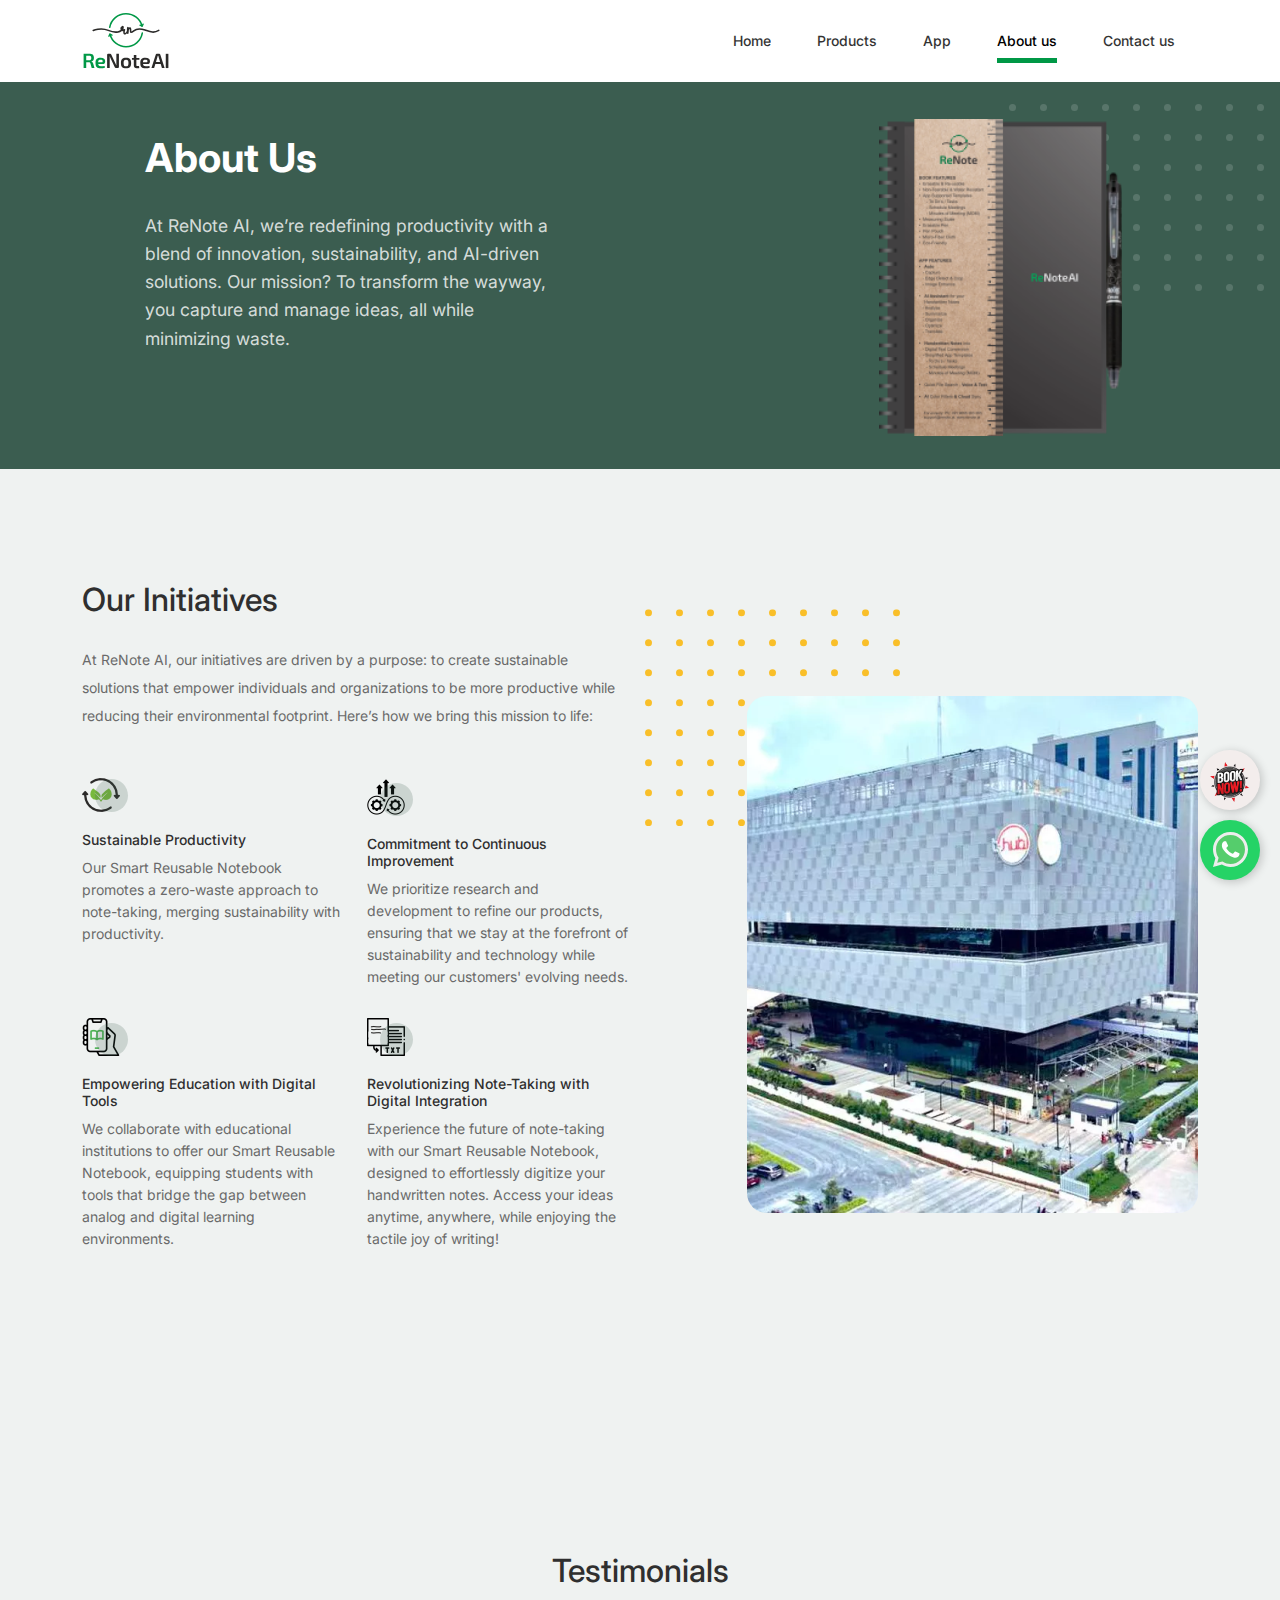
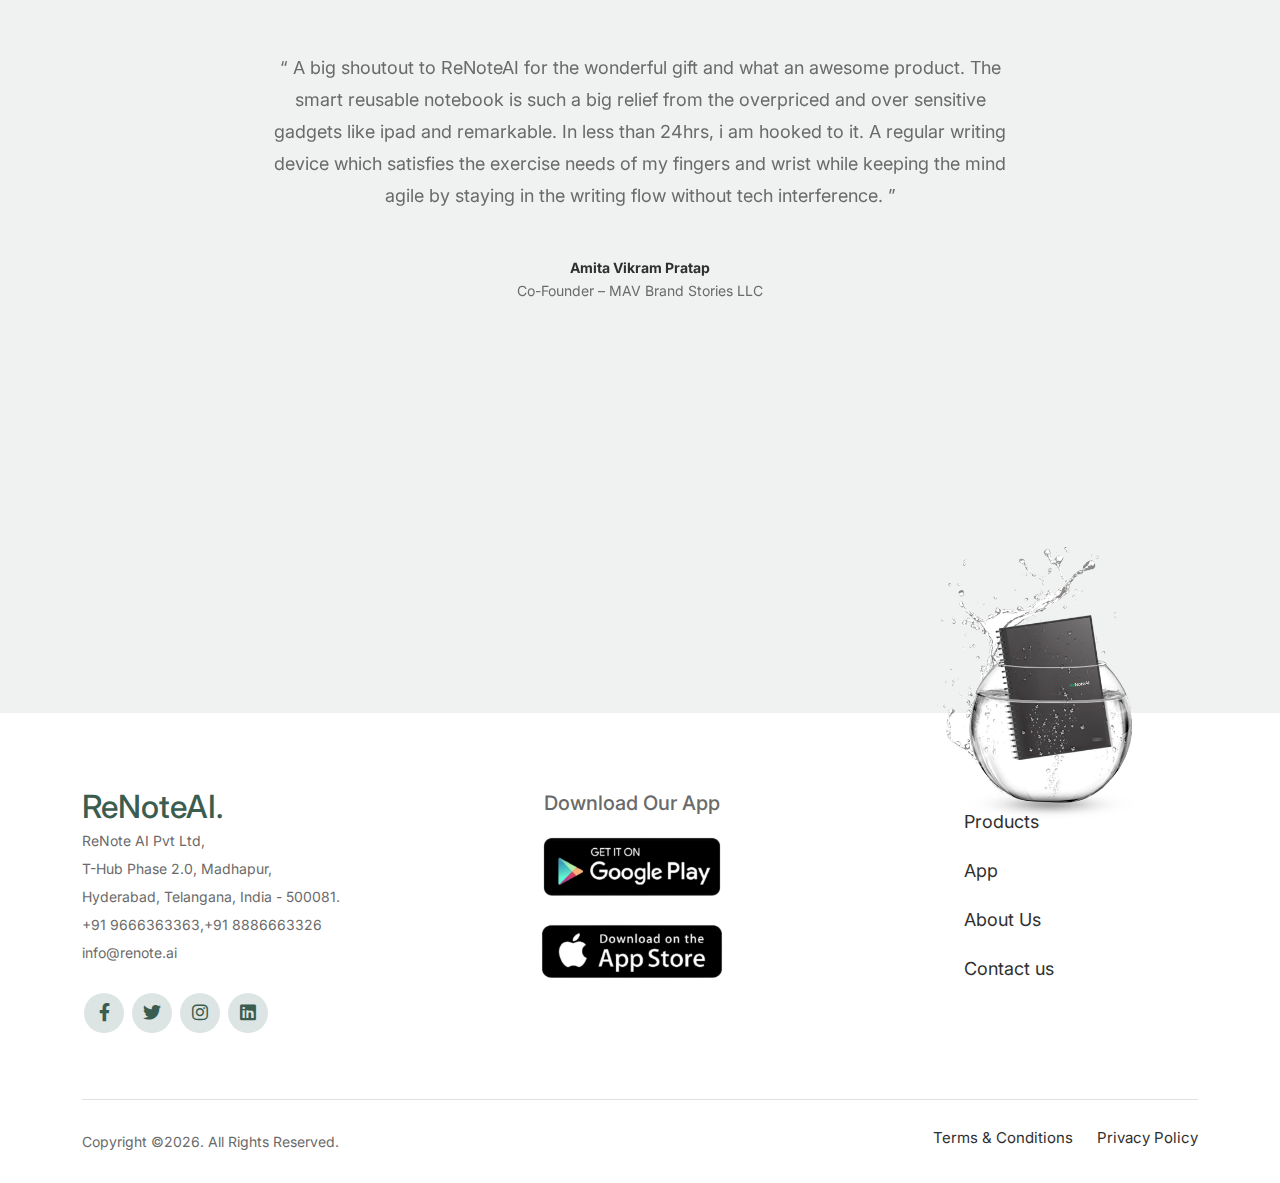
<file: about.html>
<!-- /*
* Bootstrap 5
* Template Name: Furni
* Template Author: Untree.co
* Template URI: https://untree.co/
* License: https://creativecommons.org/licenses/by/3.0/
*/ -->
<!doctype html>
<html lang="en">
<head>
  <meta charset="utf-8">
  <meta name="viewport" content="width=device-width, initial-scale=1, shrink-to-fit=no">
  <meta name="author" content="Untree.co">
  <link rel="shortcut icon" href="faviconRN.png">

  <meta name="description" content="" />
  <meta name="keywords" content="bootstrap, bootstrap4" />

		<!-- Bootstrap CSS -->
		<link href="css/bootstrap.min.css" rel="stylesheet">
		<link href="https://cdnjs.cloudflare.com/ajax/libs/font-awesome/6.0.0-beta3/css/all.min.css" rel="stylesheet">
		<link href="css/tiny-slider.css" rel="stylesheet">
		<link href="css/style.css" rel="stylesheet">
		<title>ReNoteAI - About</title>
	</head>

	<body>

		<!-- Start Header/Navigation -->
		<nav class="custom-navbar navbar navbar navbar-expand-md navbar-dark bg-dark fixed-top" arial-label="Furni navigation bar">

			<div class="container">
				<a class="navbar-brand" href="index.html">
					<img src="images/ReNoteAI_logo.svg" alt="ReNoteAI" class="navbar-logo">
				</a>

				<button class="navbar-toggler" type="button" data-bs-toggle="collapse" data-bs-target="#navbarsFurni" aria-controls="navbarsFurni" aria-expanded="false" aria-label="Toggle navigation">
					<span class="navbar-toggler-icon"></span>
				</button>

				<div class="collapse navbar-collapse" id="navbarsFurni">
					<ul class="custom-navbar-nav navbar-nav ms-auto mb-2 mb-md-0">
						<li class="nav-item ">
							<a class="nav-link" href="index.html">Home</a>
						</li>
						<li><a class="nav-link" href="products.html">Products</a></li>
						<li><a class="nav-link" href="app.html">App</a></li>
						<li class="active"><a class="nav-link" href="about.html">About us</a></li>
						<li><a class="nav-link" href="contact.html">Contact us</a></li>
					</ul>

					<!-- <ul class="custom-navbar-cta navbar-nav mb-2 mb-md-0 ms-5">
						<li><a class="nav-link" href="#"><img src="images/user.svg"></a></li>
						<li><a class="nav-link" href="cart.html"><img src="images/cart.svg"></a></li>
					</ul> -->
				</div>
			</div>
				
		</nav>
		<!-- End Header/Navigation -->

		<!-- Start Hero Section -->
		<div class="hero-standard">


			<div class="container">
				<div class="row justify-content-center">
					<div class="col-lg-5">
						<div class="intro-excerpt">
							<h1>About Us</h1>
							<p class="hero-text">At ReNote AI, we’re redefining productivity with a blend of innovation, sustainability, and AI-driven solutions. Our mission? To transform the wayway, you capture and manage ideas, all while minimizing waste. </p>
							<!-- <p><a href="" class="btn btn-secondary me-2">Book Now</a><a href="#" class="btn btn-white-outline">Explore</a></p> -->
						</div>
					</div>
					<div class="col-lg-7">
						<div class="hero-img-wrap">
							<img src="images\Air.png" class="img-fluid" alt="Product Image">
						</div>
					</div>
				</div>
			
			</div>
		</div>

		

		<!-- Start Why Choose Us Section -->
		<div class="why-choose-section">
			<div class="container">
				<div class="row justify-content-between align-items-center">
					<div class="col-lg-6">
						<h2 class="section-title">Our Initiatives </h2>
						<p style="justify-content:center;">At ReNote AI, our initiatives are driven by a purpose: to create sustainable solutions that empower individuals and organizations to be more productive while reducing their environmental footprint. Here’s how we bring this mission to life: </p>

						<div class="row my-5">
							<div class="col-6 col-md-6">
								<div class="feature">
									<div class="icon">
										<img src="images\icon eco-friendly.png" alt="Image" class="imf-fluid">
									</div>
									<h3>Sustainable Productivity</h3>
									<p>Our Smart Reusable Notebook promotes a zero-waste approach to note-taking, merging sustainability with productivity.</p>
								</div>
							</div>

							<div class="col-6 col-md-6">
								<div class="feature">
									<div class="icon">
										<img src="images\icon continue improve.png" alt="Image" class="imf-fluid">
									</div>
									<h3>Commitment to Continuous Improvement</h3>
									<p>We prioritize research and development to refine our products, ensuring that we stay at the forefront of sustainability and technology while meeting our customers' evolving needs. </p>
								</div>
							</div>

							<div class="col-6 col-md-6">
								<div class="feature">
									<div class="icon">
										<img src="images\icon empower.png" alt="Image" class="imf-fluid">
									</div>
									<h3>Empowering Education with Digital Tools</h3>
									<p>We collaborate with educational institutions to offer our Smart Reusable Notebook, equipping students with tools that bridge the gap between analog and digital learning environments. </p>
								</div>
							</div>

							<div class="col-6 col-md-6">
								<div class="feature">
									<div class="icon">
										<img src="images\icon text.png" alt="Image" class="imf-fluid">
									</div>
									<h3>Revolutionizing Note-Taking with Digital Integration</h3>
									<p>Experience the future of note-taking with our Smart Reusable Notebook, designed to effortlessly digitize your handwritten notes. Access your ideas anytime, anywhere, while enjoying the tactile joy of writing! </p>
								</div>
							</div>

							<!-- <div class="col-6 col-md-6">
								<div class="feature">
									<div class="icon">
										<img src="images/return.svg" alt="Image" class="imf-fluid">
									</div>
									<h3>Hassle Free Returns</h3>
									<p>Donec vitae odio quis nisl dapibus malesuada. Nullam ac aliquet velit. Aliquam vulputate.</p>
								</div>
							</div> -->


							<!-- <div class="col-6 col-md-6">
								<div class="feature">
									<div class="icon">
										<img src="images/return.svg" alt="Image" class="imf-fluid">
									</div>
									<h3>Hassle Free Returns</h3>
									<p>Donec vitae odio quis nisl dapibus malesuada. Nullam ac aliquet velit. Aliquam vulputate.</p>
								</div>
							</div> -->

						</div>
					</div>

					<div class="col-lg-5">
						<div class="img-wrap">
							<img src="images/about us.png" alt="Image" class="img-fluid">
						</div>
					</div>
				</div>
			</div>
		</div>
		<!-- End Why Choose Us Section -->

		<!-- Start Team Section -->
		<!-- <div class="untree_co-section">
			<div class="container">

				<div class="row mb-5">
					<div class="col-lg-5 mx-auto text-center">
						<h2 class="section-title">Our Team</h2>
					</div>
				</div>

				<div class="row">

					<!-- Start Column 1 -->
					<!-- <div class="col-12 col-md-6 col-lg-3 mb-5 mb-md-0">
						<img src="images/person_1.jpg" class="img-fluid mb-5">
						<h3 clas><a href="#"><span class="">Lawson</span> Arnold</a></h3>
            <span class="d-block position mb-4">CEO, Founder, Atty.</span>
            <p>Separated they live in.
            Separated they live in Bookmarksgrove right at the coast of the Semantics, a large language ocean.</p>
            <p class="mb-0"><a href="#" class="more dark">Learn More <span class="icon-arrow_forward"></span></a></p>
					</div>  -->
					<!-- End Column 1 -->

					<!-- Start Column 2 -->
					<!-- <div class="col-12 col-md-6 col-lg-3 mb-5 mb-md-0">
						<img src="images/person_2.jpg" class="img-fluid mb-5">

						<h3 clas><a href="#"><span class="">Jeremy</span> Walker</a></h3>
            <span class="d-block position mb-4">CEO, Founder, Atty.</span>
            <p>Separated they live in.
            Separated they live in Bookmarksgrove right at the coast of the Semantics, a large language ocean.</p>
            <p class="mb-0"><a href="#" class="more dark">Learn More <span class="icon-arrow_forward"></span></a></p>

					</div>  -->
					<!-- End Column 2 -->

					<!-- Start Column 3 -->
					<!-- <div class="col-12 col-md-6 col-lg-3 mb-5 mb-md-0">
						<img src="images/person_3.jpg" class="img-fluid mb-5">
						<h3 clas><a href="#"><span class="">Patrik</span> White</a></h3>
            <span class="d-block position mb-4">CEO, Founder, Atty.</span>
            <p>Separated they live in.
            Separated they live in Bookmarksgrove right at the coast of the Semantics, a large language ocean.</p>
            <p class="mb-0"><a href="#" class="more dark">Learn More <span class="icon-arrow_forward"></span></a></p>
					</div>  -->
					<!-- End Column 3 -->

					<!-- Start Column 4 -->
					<!-- <div class="col-12 col-md-6 col-lg-3 mb-5 mb-md-0">
						<img src="images/person_4.jpg" class="img-fluid mb-5">

						<h3 clas><a href="#"><span class="">Kathryn</span> Ryan</a></h3>
            <span class="d-block position mb-4">CEO, Founder, Atty.</span>
            <p>Separated they live in.
            Separated they live in Bookmarksgrove right at the coast of the Semantics, a large language ocean.</p>
            <p class="mb-0"><a href="#" class="more dark">Learn More <span class="icon-arrow_forward"></span></a></p>

          
					</div>  -->
					<!-- End Column 4 -->

					

				<!-- </div>
			</div>
		</div> --> 
		<!-- End Team Section -->

		

		<!-- Start Testimonial Slider -->
		<div class="testimonial-section before-footer-section">
			<div class="container">
				<div class="row">
					<div class="col-lg-7 mx-auto text-center">
						<h2 class="section-title">Testimonials</h2>
					</div>
				</div>

				<div class="row justify-content-center">
					<div class="col-lg-12">
						<div class="testimonial-slider-wrap text-center">

							<div id="testimonial-nav">
								<span class="prev" data-controls="prev"><span class="fa fa-chevron-left"></span></span>
								<span class="next" data-controls="next"><span class="fa fa-chevron-right"></span></span>
							</div>

							<div class="testimonial-slider">
								
								<div class="item">
									<div class="row justify-content-center">
										<div class="col-lg-8 mx-auto">

											<div class="testimonial-block text-center">
												<blockquote class="mb-5">
													<p>&ldquo; A big shoutout to ReNoteAI for the wonderful gift and what an awesome product.  
														The smart reusable notebook is such a big relief from the overpriced and over sensitive gadgets like ipad and remarkable.  
														In less than 24hrs, i am hooked to it.  
														A regular writing device which satisfies the exercise needs of my fingers and wrist while keeping the mind agile by staying in the writing flow without tech interference.  &rdquo;</p>
												</blockquote>

												<div class="author-info">
													<!-- <div class="author-pic">
														<img src="images/person-1.png" alt="Amita Vikram Pratap" class="img-fluid">
													</div> -->
													<h3 class="font-weight-bold">Amita Vikram Pratap </h3>
													<span class="position d-block mb-3">Co-Founder – MAV Brand Stories LLC</span>
												</div>
											</div>

										</div>
									</div>
								</div> 
								<!-- END item -->

								<!-- <div class="item">
									<div class="row justify-content-center">
										<div class="col-lg-8 mx-auto">

											<div class="testimonial-block text-center">
												<blockquote class="mb-5">
													<p>&ldquo; HI &rdquo;</p>
												</blockquote>

												<div class="author-info">
													<div class="author-pic">
														<img src="images/person-1.png" alt="Maria Jones" class="img-fluid">
													</div>
													<h3 class="font-weight-bold">Maria Jones</h3>
													<span class="position d-block mb-3">CEO, Co-Founder, XYZ Inc.</span>
												</div>
											</div>

										</div>
									</div>
								</div>  -->
								<!-- END item -->

								<!-- <div class="item">
									<div class="row justify-content-center">
										<div class="col-lg-8 mx-auto">

											<div class="testimonial-block text-center">
												<blockquote class="mb-5">
													<p>&ldquo;Donec facilisis quam ut purus rutrum lobortis. Donec vitae odio quis nisl dapibus malesuada. Nullam ac aliquet velit. Aliquam vulputate velit imperdiet dolor tempor tristique. Pellentesque habitant morbi tristique senectus et netus et malesuada fames ac turpis egestas. Integer convallis volutpat dui quis scelerisque.&rdquo;</p>
												</blockquote>

												<div class="author-info">
													<div class="author-pic">
														<img src="images/person-1.png" alt="Maria Jones" class="img-fluid">
													</div>
													<h3 class="font-weight-bold">Maria Jones</h3>
													<span class="position d-block mb-3">CEO, Co-Founder, XYZ Inc.</span>
												</div>
											</div>

										</div>
									</div>
								</div>  -->
								<!-- END item -->

							</div>

						</div>
					</div>
				</div>
			</div>
		</div>
		<!-- End Testimonial Slider -->

		

		<!-- Start Footer Section -->
		<footer class="footer-section">
			<div class="container relative">

				<div class="sofa-img">
					<img src="images\Waterbowlcopy.png" alt="Image" class="img-fluid" style="padding-left: 50px;">
				</div>

				<!-- <div class="row">
					<div class="col-lg-8">
						<div class="subscription-form">
							<h3 class="d-flex align-items-center"><span class="me-1"><img src="images/envelope-outline.svg" alt="Image" class="img-fluid"></span><span>Subscribe to Newsletter</span></h3>

							<form action="#" class="row g-3">
								<div class="col-auto">
									<input type="text" class="form-control" placeholder="Enter your name">
								</div>
								<div class="col-auto">
									<input type="email" class="form-control" placeholder="Enter your email">
								</div>
								<div class="col-auto">
									<button class="btn btn-primary">
										<span class="fa fa-paper-plane"></span>
									</button>
								</div>
							</form>

						</div>
					</div>
				</div> -->

				<div class="row g-5 mb-5 align-items-center">
					<!-- Left Section: Logo and Contact -->
					<div class="col-lg-4 footer-logo-wrap">
						<a href="#" class="footer-logo">ReNoteAI<span>.</span></a>
						<p class="mb-4">
							ReNote AI Pvt Ltd,<br>
							T-Hub Phase 2.0, Madhapur,<br>
							Hyderabad, Telangana, India - 500081.<br>
							+91 9666363363,+91 8886663326<br>
							info@renote.ai
							
						</p>
						<ul class="list-unstyled custom-social">
							<li><a href="https://www.facebook.com/people/ReNote-AI/61568234070306/" target="_blank"><span class="fa fa-brands fa-facebook-f"></span></a></li>
							<li><a href="https://x.com/ReNote_AI?t=65Ubm8s6UJ5NUM2dsBmEcg&s=09" target="_blank"><span class="fa fa-brands fa-twitter"></span></a></li>
							<li><a href="https://www.instagram.com/renote.ai?igsh=MTZpNnUwOHpzZTF2cA==" target="_blank"><span class="fa fa-brands fa-instagram"></span></a></li>
							<li><a href="https://www.linkedin.com/company/renoteai/" target="_blank"><span class="fa fa-brands fa-linkedin"></span></a></li>
						</ul>
					</div>
				
					<!-- Center Section: Download Our App -->
					<div class="col-lg-4 text-center">
						<h5>Download Our App</h5>
						<a href="https://play.google.com/store/apps/details?id=com.renote" target="_blank">
							<img src="images/playstore_logo.png" alt="Get it on Google Play" style="width: 200px; margin: 9px;">
						</a>
						<a href="https://apps.apple.com/in/app/renoteai/id6479944118" target="_blank">
							<img src="images/appstore_logo.png" alt="Download on the App Store" style="width: 200px; margin: 9px;">
						</a>
					</div>
				
					<!-- Right Section: Links -->
					<div class="col-lg-4 links-wrap text-end">
						<ul class="list-unstyled">
							<li><a href="products.html">Products</a></li>
							<li><a href="app.html">App</a></li>
							<li><a href="about.html">About Us</a></li>
							<li><a href="contact.html">Contact us</a></li>
						</ul>
					</div>
				</div>
				
				

				<div class="border-top copyright">
					<div class="row pt-4">
						<div class="col-lg-6">
							<p class="mb-2 text-center text-lg-start">Copyright &copy;<script>document.write(new Date().getFullYear());</script>. All Rights Reserved.</a>  <!-- License information: https://untree.co/license/ -->
            </p>
						</div>

						<div class="col-lg-6 text-center text-lg-end">
							<ul class="list-unstyled d-inline-flex ms-auto">
								<li class="me-4"><a href="terms_and_conditions.html" style="font-size:15px">Terms &amp; Conditions</a></li>
								<li><a href="privaci_policy.html" style="font-size:15px">Privacy Policy</a></li>
							</ul>
						</div>

					</div>
				</div>

			</div>
		</footer>
		<!-- End Footer Section -->


		<script src="js/bootstrap.bundle.min.js"></script>
		<script src="js/tiny-slider.js"></script>
		<script src="js/custom.js"></script>

<!-- WhatsApp Floating Icon -->
<a href="https://wa.me/+918886663326" target="_blank" class="whatsapp-float">
    <img src="images\whatsapp.svg" alt="WhatsApp" class="whatsapp-icon">
</a>

<a href="contact.html#contact-form" target="" class="booknow-float">
    <img src="images\booking.png" alt="BookNow" class="booknow-icon">
</a>


	</body>

</html>
</file>
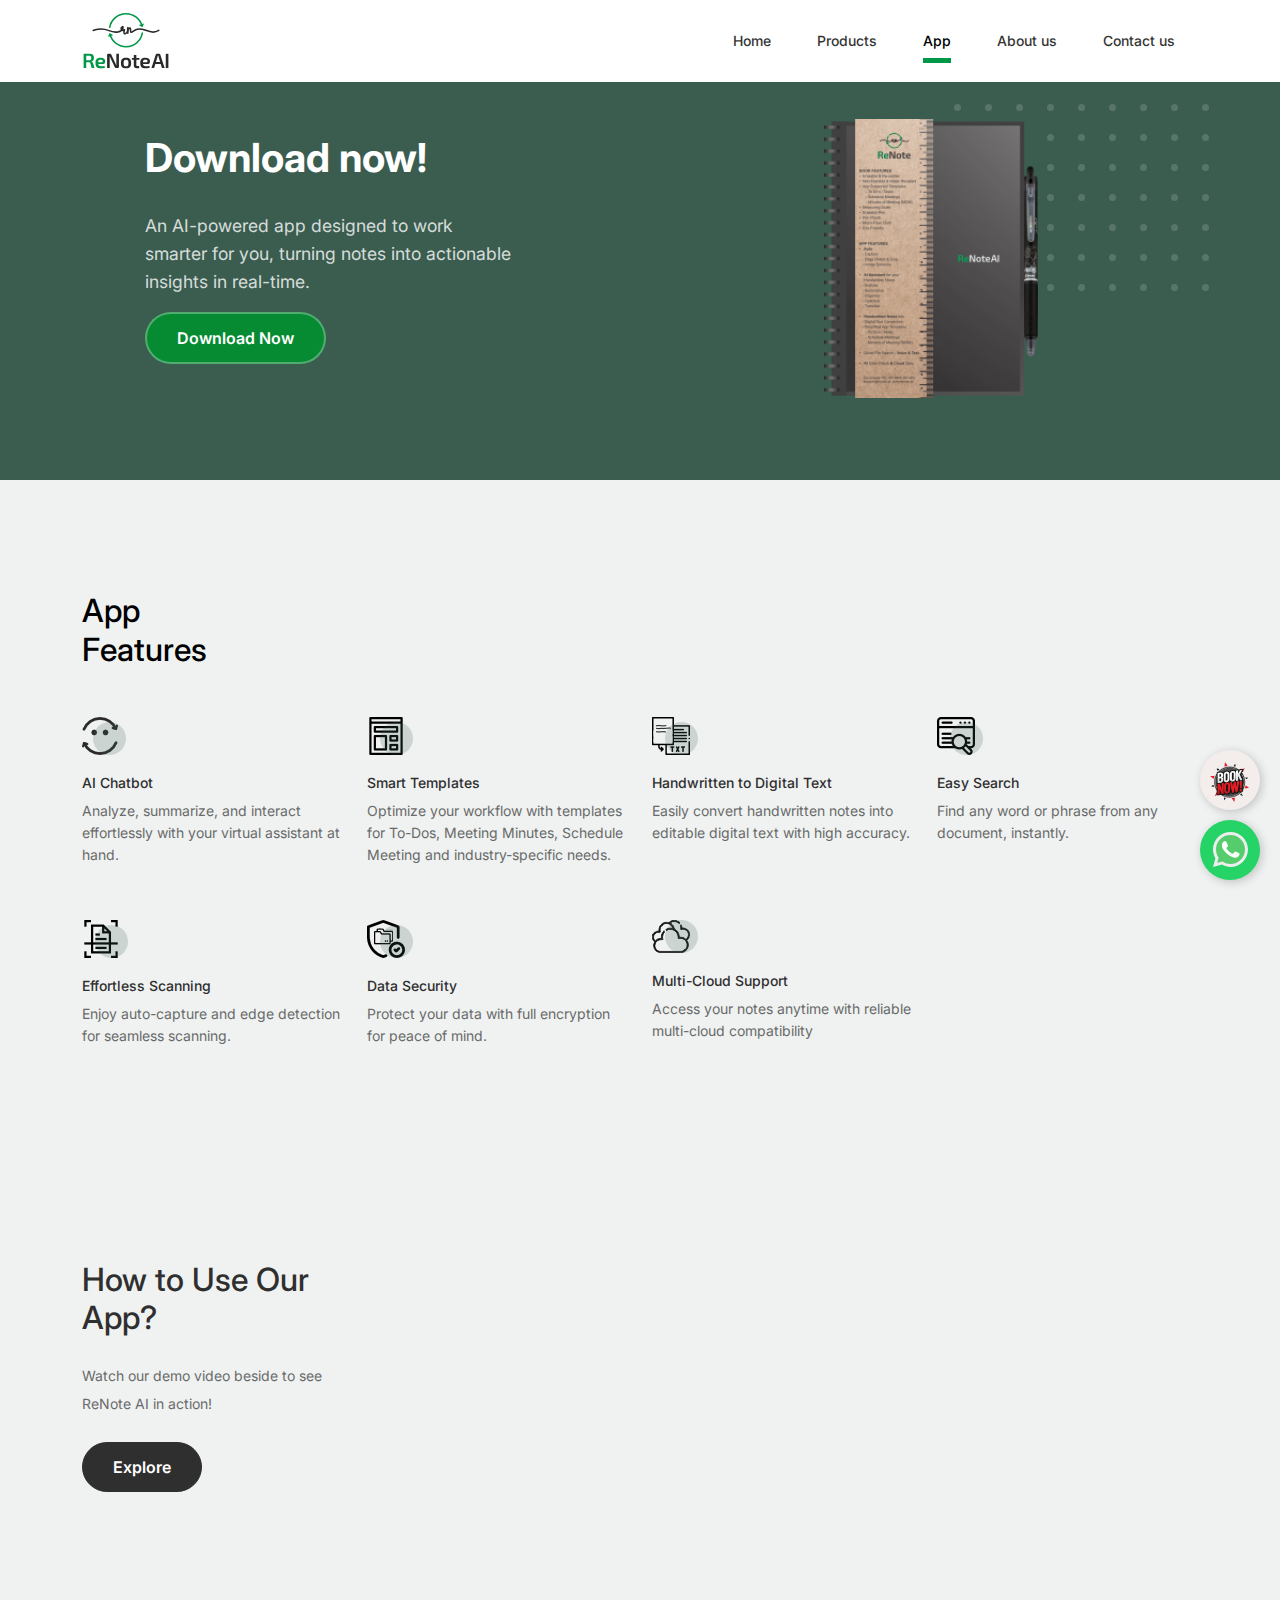
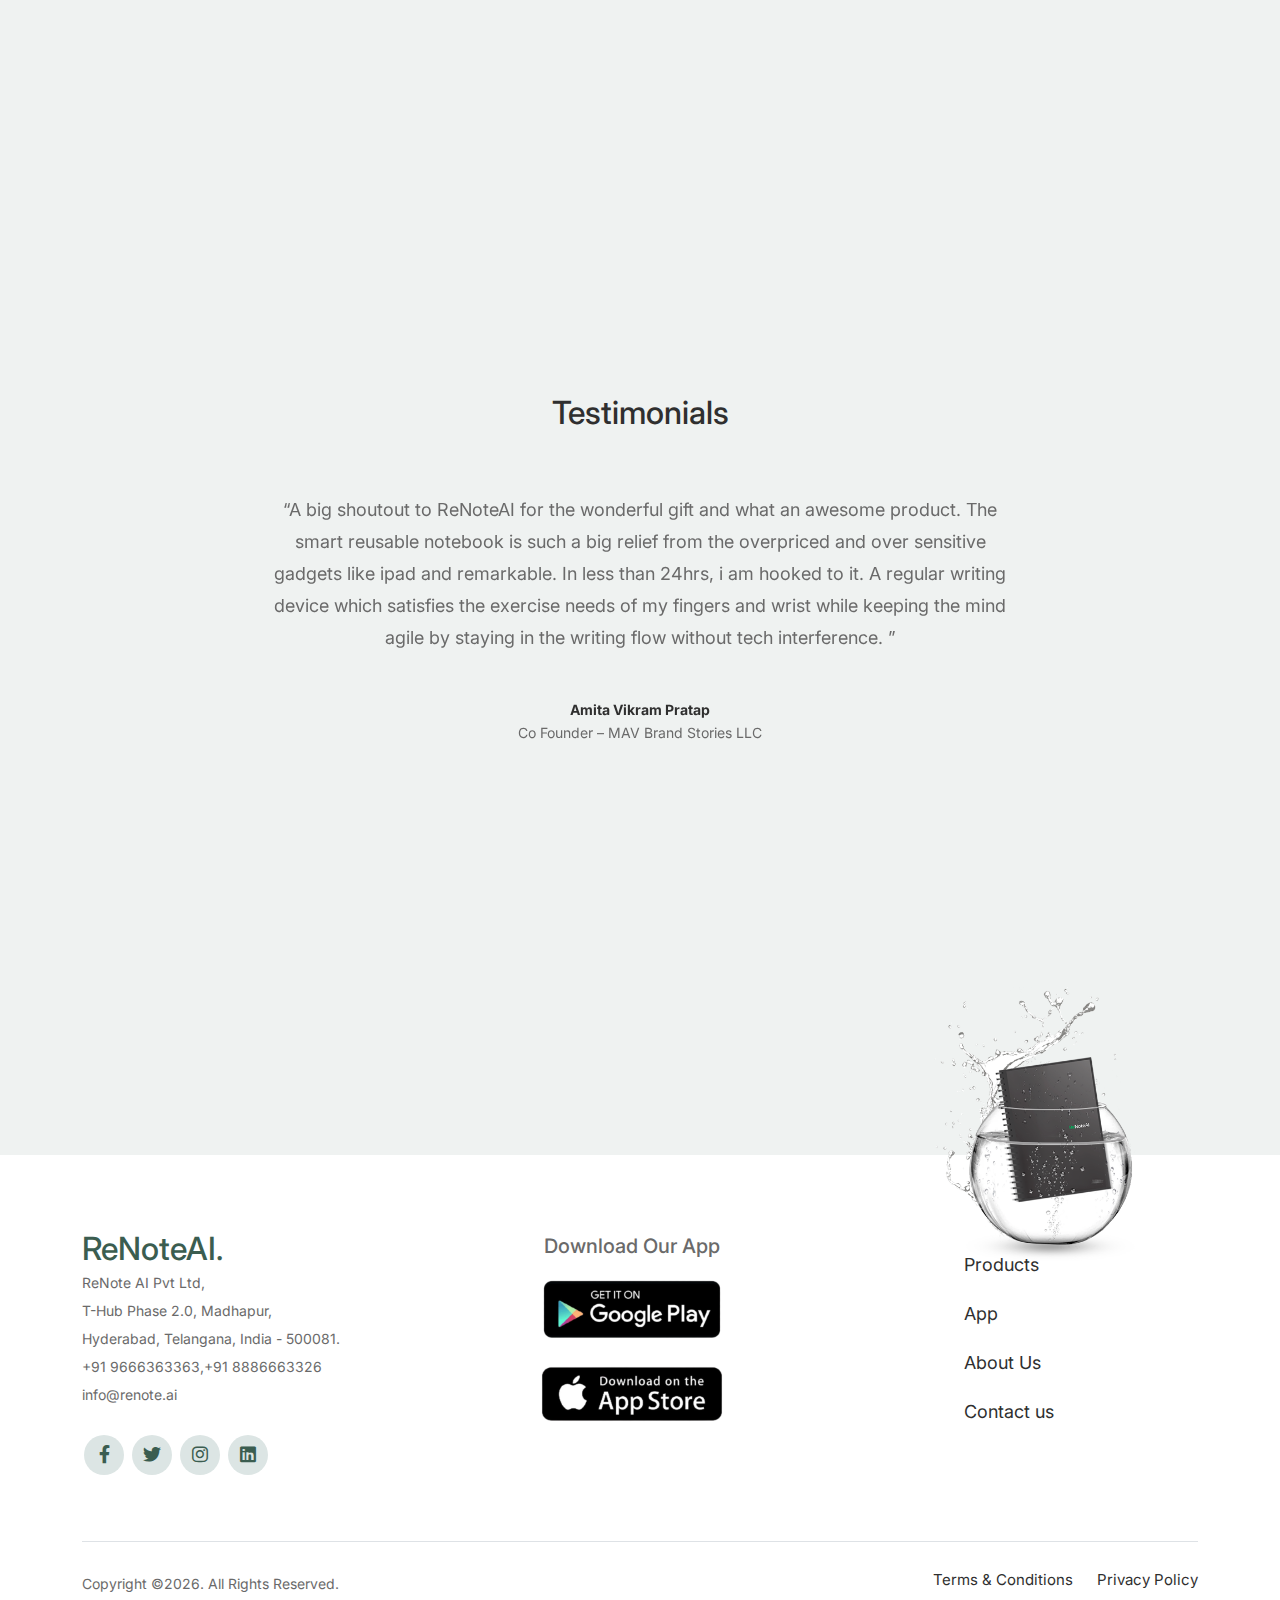
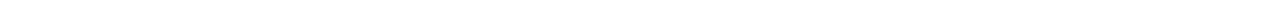
<file: app.html>
<!-- /*
* Bootstrap 5
* Template Name: Furni
* Template Author: Untree.co
* Template URI: https://untree.co/
* License: https://creativecommons.org/licenses/by/3.0/
*/ -->
<!doctype html>
<html lang="en">
<head>
  <meta charset="utf-8">
  <meta name="viewport" content="width=device-width, initial-scale=1, shrink-to-fit=no">
  <meta name="author" content="Untree.co">
  <link rel="shortcut icon" href="faviconRN.png">

  <meta name="description" content="" />
  <meta name="keywords" content="bootstrap, bootstrap4" />

		<!-- Bootstrap CSS -->
		<link href="css/bootstrap.min.css" rel="stylesheet">
		<link href="https://cdnjs.cloudflare.com/ajax/libs/font-awesome/6.0.0-beta3/css/all.min.css" rel="stylesheet">
		<link href="css/tiny-slider.css" rel="stylesheet">
		<link href="css/style.css" rel="stylesheet">
		<title>ReNoteAI - App</title>
	</head>

	<body>

		<!-- Start Header/Navigation -->
		<nav class="custom-navbar navbar navbar navbar-expand-md navbar-dark bg-dark fixed-top" arial-label="Furni navigation bar">

			<div class="container">
				<a class="navbar-brand" href="index.html">
					<img src="images/ReNoteAI_logo.svg" alt="ReNoteAI" class="navbar-logo">
				</a>

				<button class="navbar-toggler" type="button" data-bs-toggle="collapse" data-bs-target="#navbarsFurni" aria-controls="navbarsFurni" aria-expanded="false" aria-label="Toggle navigation">
					<span class="navbar-toggler-icon"></span>
				</button>

				<div class="collapse navbar-collapse" id="navbarsFurni">
					<ul class="custom-navbar-nav navbar-nav ms-auto mb-2 mb-md-0">
						<li class="nav-item">
							<a class="nav-link" href="index.html">Home</a>
						</li>
						<li><a class="nav-link" href="products.html">Products</a></li>
						<li class="active"><a class="nav-link" href="app.html">App</a></li>
						<li><a class="nav-link" href="about.html">About us</a></li>
						<li><a class="nav-link" href="contact.html">Contact us</a></li>
					</ul>

					<!-- <ul class="custom-navbar-cta navbar-nav mb-2 mb-md-0 ms-5">
						<li><a class="nav-link" href="#"><img src="images/user.svg"></a></li>
						<li><a class="nav-link" href="cart.html"><img src="images/cart.svg"></a></li>
					</ul> -->
				</div>
			</div>
				
		</nav>
		<!-- End Header/Navigation -->

		<!-- Start Hero Section -->
			<!-- <div class="hero">
				<div class="container">
					<div class="row justify-content-between">
						<div class="col-lg-5">
							<div class="intro-excerpt">
								<h1>Application</h1>
								<p class="mb-4">Download our app now!</p>
								<p><a href="" class="btn btn-secondary me-2">Android</a><a href="#" class="btn btn-white-outline">IOS</a></p>
							</div>
						</div>
						<div class="col-lg-7">
							<div class="hero-img-wrap">
								<img src="images/PP 1.png" class="img-fluid">
							</div>
						</div>
					</div>
				</div>
			</div> -->



			
			  <!-- Start Hero Section -->
		<div class="hero-standard">


			<div class="container">
				<div class="row justify-content-center">
					<div class="col-lg-5">
						<div class="intro-excerpt">
							<h1>Download now!</h1>
							<p class="hero-text">An AI-powered app designed to work smarter for you, turning notes into actionable insights in real-time.  
							</p>
							<p><a href="#footer-section" class="btn btn-white-outline">Download Now</a></p>
						</div>
					</div>
					<div class="col-lg-7">
						<div class="hero-img-wrap">
							<img src="images\Air.png" class="img-fluid" alt="Product Image" >
						</div>
					</div>
				</div>
			
			</div>
		</div>
		<!-- End Hero Section -->

		

		<!-- Start Why Choose Us Section -->
		<div class="why-choose-section">
			<div class="container">
				<div class="app_feature_heading">
					<h2 style="color: black"> App Features </h2>
				</div>
				
				
				<div class="row my-5">
					
						
					<div class="col-6 col-md-6 col-lg-3 mb-4">
						<div class="feature">
							<div class="icon">
								<img src="images\iconaichatbot.png" alt="Image" class="imf-fluid">
							</div>
							<h3> AI Chatbot </h3>
							<p>Analyze, summarize, and interact effortlessly with your virtual assistant at hand. </p>
						</div>
					</div>

					<div class="col-6 col-md-6 col-lg-3 mb-4">
						<div class="feature">
							<div class="icon">
								<img src="images\icontemplate.png" alt="Image" class="imf-fluid">
							</div>
							<h3>Smart Templates</h3>
							<p>Optimize your workflow with templates for To-Dos, Meeting Minutes, Schedule Meeting and industry-specific needs. </p>
						</div>
					</div>

					<div class="col-6 col-md-6 col-lg-3 mb-4">
						<div class="feature">
							<div class="icon">
								<img src="images\icontext.png" alt="Image" class="imf-fluid">
							</div>
							<h3>Handwritten to Digital Text</h3>
							<p>Easily convert handwritten notes into editable digital text with high accuracy. </p>
						</div>
					</div>

					<div class="col-6 col-md-6 col-lg-3 mb-4">
						<div class="feature">
							<div class="icon">
								<img src="images\iconsmartsearch.png" alt="Image" class="imf-fluid">
							</div>
							<h3>Easy Search </h3>
							<p>Find any word or phrase from any document, instantly. </p>
						</div>
					</div>

					<div class="col-6 col-md-6 col-lg-3 mb-4">
						<div class="feature">
							<div class="icon">
								<img src="images\iconscan.png" alt="Image" class="imf-fluid">
							</div>
							<h3>Effortless Scanning </h3>
							<p>Enjoy auto-capture and edge detection for seamless scanning.</p>
						</div>
					</div>

					<div class="col-6 col-md-6 col-lg-3 mb-4">
						<div class="feature">
							<div class="icon">
								<img src="images\iconDataSecure.png" alt="Image" class="imf-fluid">
							</div>
							<h3>Data Security</h3>
							<p>Protect your data with full encryption for peace of mind. </p>
						</div>
					</div>

					<div class="col-6 col-md-6 col-lg-3 mb-4">
						<div class="feature">
							<div class="icon">
								<img src="images\iconmulticloud.png" alt="Image" class="imf-fluid">
							</div>
							<h3>Multi-Cloud Support</h3>
							<p>Access your notes anytime with reliable multi-cloud compatibility</p>
						</div>
					</div>

					<!-- <div class="col-6 col-md-6 col-lg-3 mb-4">
						<div class="feature">
							<div class="icon">
								<img src="images/return.svg" alt="Image" class="imf-fluid">
							</div>
							<h3>Hassle Free Returns</h3>
							<p>Donec vitae odio quis nisl dapibus malesuada. Nullam ac aliquet velit. Aliquam vulputate.</p>
						</div>
					</div> -->

				</div>
			
			</div>
		</div>
		<!-- End Why Choose Us Section -->

		<!-- Start Product Section -->
		<div class="product-section pt-0">
			<div class="container">
				<div class="row">

					<!-- Start Column 1 -->
					<div class="col-md-12 col-lg-3 mb-5 mb-lg-0">
						<h2 class="mb-4 section-title">How to Use Our App?</h2>
						<p class="mb-4">Watch our demo video beside to see ReNote AI in action!</p>
						<p><a href="#" class="btn">Explore</a></p>
					</div> 
					<!-- End Column 1 -->

					<!-- Start Column 2 -->
					<!-- <div class="col-12 col-md-4 col-lg-3 mb-5 mb-md-0">
						<a class="product-item" href="#">
							<img src="images/product-1.png" class="img-fluid product-thumbnail">
							<h3 class="product-title">Nordic Chair</h3>
							<strong class="product-price">$50.00</strong>

							<span class="icon-cross">
								<img src="images/cross.svg" class="img-fluid">
							</span>
						</a>
					</div>  -->
					<!-- End Column 2 -->

					<!-- Start Column 3 -->
					<!-- <div class="col-12 col-md-4 col-lg-3 mb-5 mb-md-0">
						<a class="product-item" href="#">
							<img src="images/product-2.png" class="img-fluid product-thumbnail">
							<h3 class="product-title">Kruzo Aero Chair</h3>
							<strong class="product-price">$78.00</strong>

							<span class="icon-cross">
								<img src="images/cross.svg" class="img-fluid">
							</span>
						</a>
					</div> -->
					<!-- End Column 3 -->

					<!-- Start Column 4 -->
					<!-- <div class="col-12 col-md-4 col-lg-3 mb-5 mb-md-0">
						<a class="product-item" href="#">
							<img src="images/product-3.png" class="img-fluid product-thumbnail">
							<h3 class="product-title">Ergonomic Chair</h3>
							<strong class="product-price">$43.00</strong>

							<span class="icon-cross">
								<img src="images/cross.svg" class="img-fluid">
							</span>
						</a>
					</div> -->
					<!-- End Column 4 -->

					<!-- Start Embedded Video Column -->
					<div class="col-md-12 col-lg-9">
						<div class="embed-responsive embed-responsive-16by9">
							<iframe 
								src="https://www.youtube.com/embed/3N746CqV5DM" 
								title="ReNote AI Demo Video" 
								allow="accelerometer; autoplay; clipboard-write; encrypted-media; gyroscope; picture-in-picture" 
								allowfullscreen 
								class="embed-responsive-item"
								style="width: 100%; height: 500px; border: none; border-radius: 25px;">
							</iframe>
						</div>
					</div>
					<!-- End Embedded Video Column -->

				</div>
			</div>
		</div>
		<!-- End Product Section -->

		

		<!-- Start Testimonial Slider -->
		<div class="testimonial-section before-footer-section">
			<div class="container">
				<div class="row">
					<div class="col-lg-7 mx-auto text-center">
						<h2 class="section-title">Testimonials</h2>
					</div>
				</div>

				<div class="row justify-content-center">
					<div class="col-lg-12">
						<div class="testimonial-slider-wrap text-center">

							<div id="testimonial-nav">
								<span class="prev" data-controls="prev"><span class="fa fa-chevron-left"></span></span>
								<span class="next" data-controls="next"><span class="fa fa-chevron-right"></span></span>
							</div>

							<div class="testimonial-slider">
								
								<!-- <div class="item">
									<div class="row justify-content-center">
										<div class="col-lg-8 mx-auto">

											<div class="testimonial-block text-center">
												<blockquote class="mb-5">
													<p>“A big shoutout to ReNoteAI for the wonderful gift and what an awesome product. The smart reusable notebook is such a big relief from the overpriced and over sensitive gadgets like ipad and remarkable. In less than 24hrs, i am hooked to it. A regular writing device which satisfies the exercise needs of my fingers and wrist while keeping the mind agile by staying in the writing flow without tech interference. ”</p>
												</blockquote>

												<div class="author-info">
													<div class="author-pic">
														<img src="images/person-1.png" alt="Maria Jones" class="img-fluid">
													</div>
													<h3 class="font-weight-bold">Maria Jones</h3>
													<span class="position d-block mb-3">CEO, Co-Founder, XYZ Inc.</span>
												</div>
											</div>

										</div>
									</div>
								</div>  -->
								<!-- END item -->

								<!-- <div class="item">
									<div class="row justify-content-center">
										<div class="col-lg-8 mx-auto">

											<div class="testimonial-block text-center">
												<blockquote class="mb-5">
													<p>“A big shoutout to ReNoteAI for the wonderful gift and what an awesome product. The smart reusable notebook is such a big relief from the overpriced and over sensitive gadgets like ipad and remarkable. In less than 24hrs, i am hooked to it. A regular writing device which satisfies the exercise needs of my fingers and wrist while keeping the mind agile by staying in the writing flow without tech interference. ”</p>
												</blockquote>

												<div class="author-info">
													<div class="author-pic">
														<img src="images/person-1.png" alt="Maria Jones" class="img-fluid">
													</div>
													<h3 class="font-weight-bold">Kiran kumar</h3>
													<span class="position d-block mb-3">CEO, Founder, Signature media.</span>
												</div>
											</div>

										</div>
									</div>
								</div>  -->
								<!-- END item -->

								<div class="item">
									<div class="row justify-content-center">
										<div class="col-lg-8 mx-auto">

											<div class="testimonial-block text-center">
												<blockquote class="mb-5">
													<p>“A big shoutout to ReNoteAI for the wonderful gift and what an awesome product. The smart reusable notebook is such a big relief from the overpriced and over sensitive gadgets like ipad and remarkable. In less than 24hrs, i am hooked to it. A regular writing device which satisfies the exercise needs of my fingers and wrist while keeping the mind agile by staying in the writing flow without tech interference. ”</p>
												</blockquote>

												<div class="author-info">
													<!-- <div class="author-pic">
														<img src="images/person-1.png" alt="Maria Jones" class="img-fluid">
													</div> -->
													<h3 class="font-weight-bold">Amita Vikram Pratap</h3>
													<span class="position d-block mb-3">Co Founder – MAV Brand Stories LLC</span>
												</div>
											</div>

										</div>
									</div>
								</div> 
								<!-- END item -->

							</div>

						</div>
					</div>
				</div>
			</div>
		</div>
		<!-- End Testimonial Slider -->

		

		<!-- Start Footer Section -->
		<footer id="footer-section" class="footer-section">
			<div class="container relative">

				<div class="sofa-img">
					<img src="images\Waterbowlcopy.png" alt="Image" class="img-fluid" style="padding-left: 50px;">
				</div>

				<!-- <div class="row">
					<div class="col-lg-8">
						<div class="subscription-form">
							<h3 class="d-flex align-items-center"><span class="me-1"><img src="images/envelope-outline.svg" alt="Image" class="img-fluid"></span><span>Subscribe to Newsletter</span></h3>

							<form action="#" class="row g-3">
								<div class="col-auto">
									<input type="text" class="form-control" placeholder="Enter your name">
								</div>
								<div class="col-auto">
									<input type="email" class="form-control" placeholder="Enter your email">
								</div>
								<div class="col-auto">
									<button class="btn btn-primary">
										<span class="fa fa-paper-plane"></span>
									</button>
								</div>
							</form>

						</div>
					</div>
				</div> -->

				<div class="row g-5 mb-5 align-items-center">
					<!-- Left Section: Logo and Contact -->
					<div class="col-lg-4 footer-logo-wrap">
						<a href="#" class="footer-logo">ReNoteAI<span>.</span></a>
						<p class="mb-4">
							ReNote AI Pvt Ltd,<br>
							T-Hub Phase 2.0, Madhapur,<br>
							Hyderabad, Telangana, India - 500081.<br>
							+91 9666363363,+91 8886663326<br>
							info@renote.ai
							
						</p>
						<ul class="list-unstyled custom-social">
							<li><a href="https://www.facebook.com/people/ReNote-AI/61568234070306/" target="_blank"><span class="fa fa-brands fa-facebook-f"></span></a></li>
							<li><a href="https://x.com/ReNote_AI?t=65Ubm8s6UJ5NUM2dsBmEcg&s=09" target="_blank"><span class="fa fa-brands fa-twitter"></span></a></li>
							<li><a href="https://www.instagram.com/renote.ai?igsh=MTZpNnUwOHpzZTF2cA==" target="_blank"><span class="fa fa-brands fa-instagram"></span></a></li>
							<li><a href="https://www.linkedin.com/company/renoteai/" target="_blank"><span class="fa fa-brands fa-linkedin"></span></a></li>
						</ul>
					</div>
				
					<!-- Center Section: Download Our App -->
					<div class="col-lg-4 text-center">
						<h5>Download Our App</h5>
						<a href="https://play.google.com/store/apps/details?id=com.renote" target="_blank">
							<img src="images/playstore_logo.png" alt="Get it on Google Play" style="width: 200px; margin: 9px;">
						</a>
						<a href="https://apps.apple.com/in/app/renoteai/id6479944118" target="_blank">
							<img src="images/appstore_logo.png" alt="Download on the App Store" style="width: 200px; margin: 9px;">
						</a>
					</div>
				
					<!-- Right Section: Links -->
					<div class="col-lg-4 links-wrap text-end">
						<ul class="list-unstyled">
							<li><a href="products.html">Products</a></li>
							<li><a href="app.html">App</a></li>
							<li><a href="about.html">About Us</a></li>
							<li><a href="contact.html">Contact us</a></li>
						</ul>
					</div>
				</div>
				
				

				<div class="border-top copyright">
					<div class="row pt-4">
						<div class="col-lg-6">
							<p class="mb-2 text-center text-lg-start">Copyright &copy;<script>document.write(new Date().getFullYear());</script>. All Rights Reserved.</a>  <!-- License information: https://untree.co/license/ -->
            </p>
						</div>

						<div class="col-lg-6 text-center text-lg-end">
							<ul class="list-unstyled d-inline-flex ms-auto">
								<li class="me-4"><a href="terms_and_conditions.html" style="font-size:15px">Terms &amp; Conditions</a></li>
								<li><a href="privaci_policy.html" style="font-size:15px">Privacy Policy</a></li>
							</ul>
						</div>

					</div>
				</div>

			</div>
		</footer>
		<!-- End Footer Section -->


		<script src="js/bootstrap.bundle.min.js"></script>
		<script src="js/tiny-slider.js"></script>
		<script src="js/custom.js"></script>


<!-- WhatsApp Floating Icon -->
<a href="https://wa.me/+918886663326" target="_blank" class="whatsapp-float">
    <img src="images\whatsapp.svg" alt="WhatsApp" class="whatsapp-icon">
</a>


<a href="contact.html#contact-form" target="" class="booknow-float">
    <img src="images\booking.png" alt="BookNow" class="booknow-icon">
</a>


	</body>

</html>
</file>
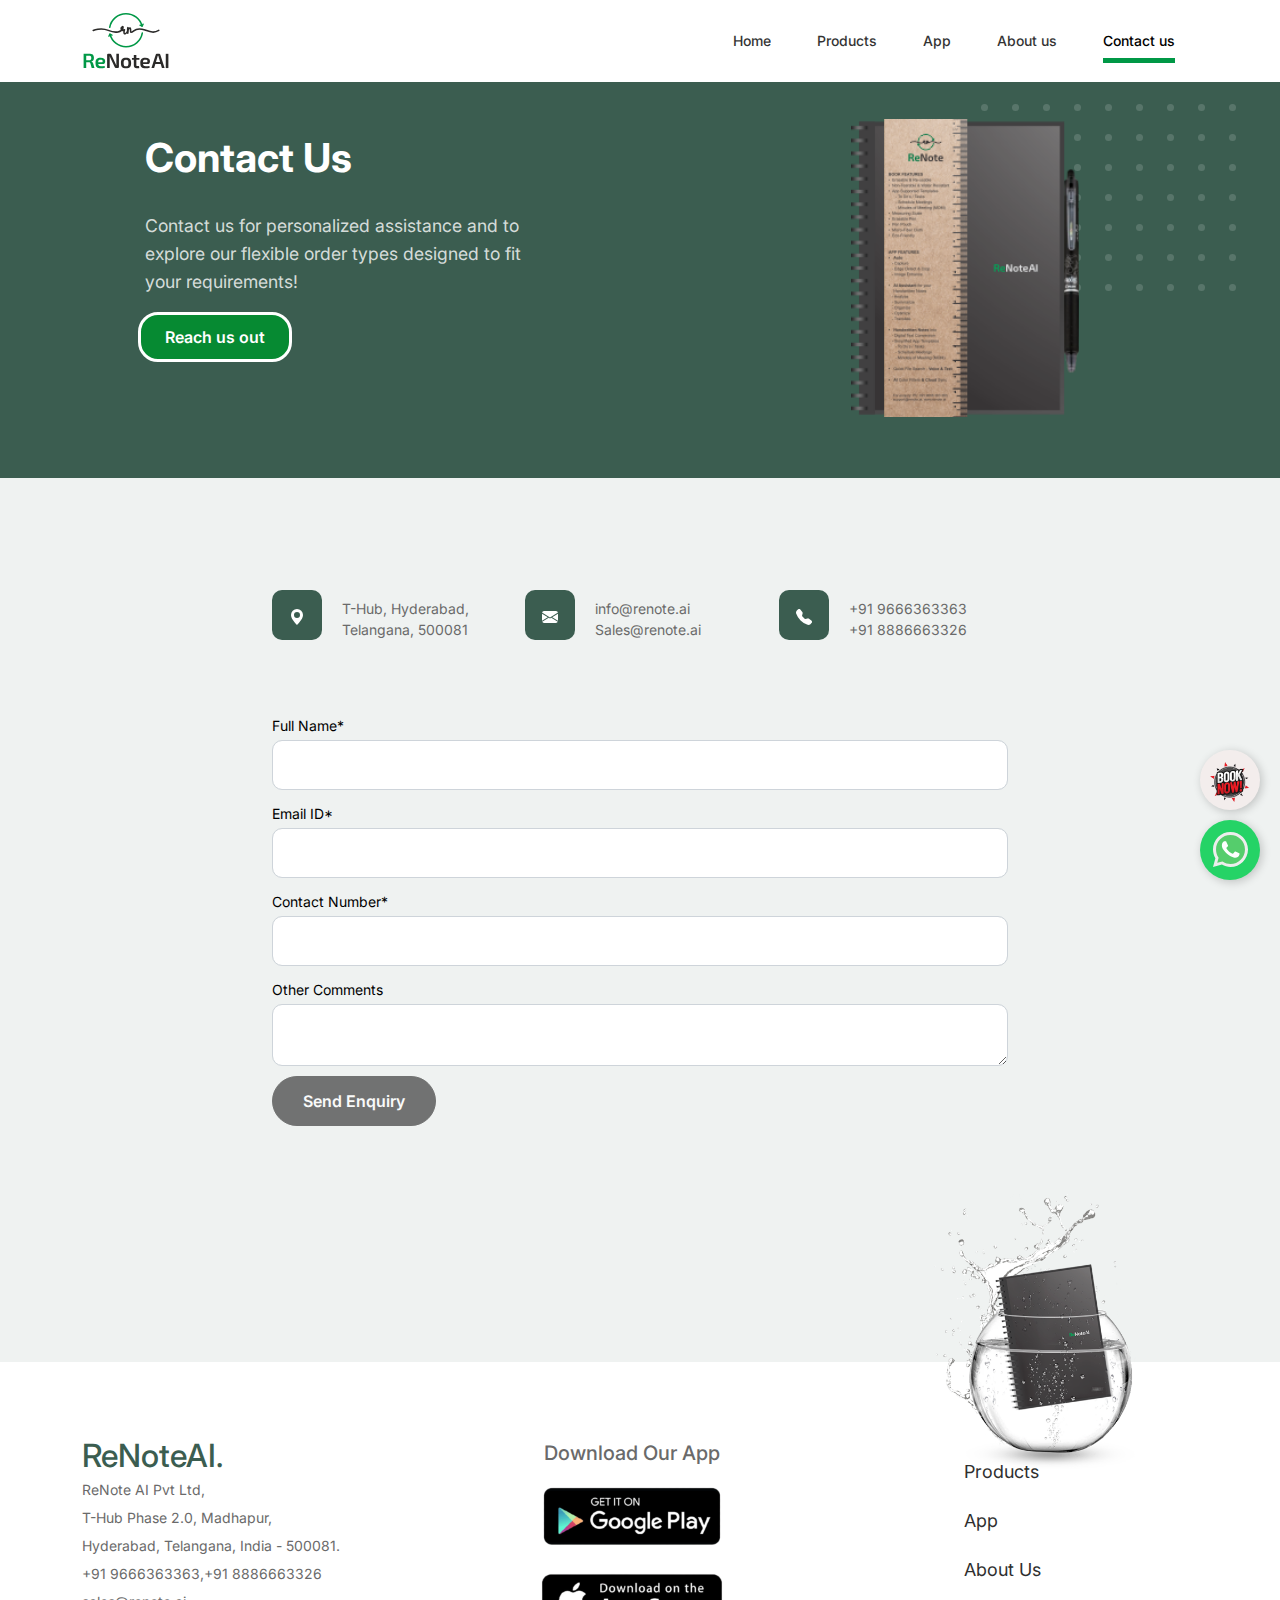
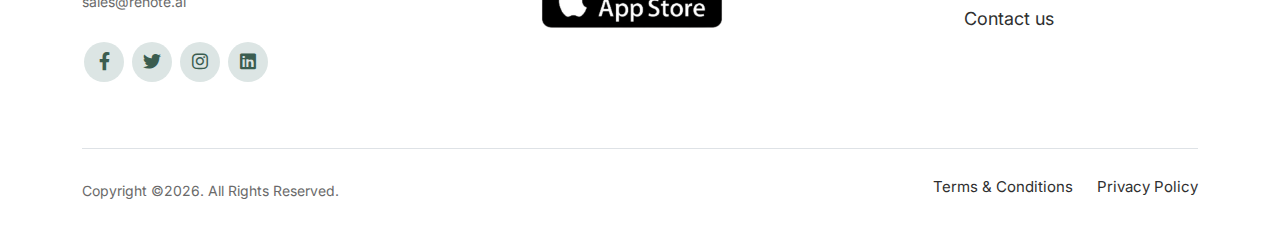
<file: contact.html>
<!-- /*
* Bootstrap 5
* Template Name: Furni
* Template Author: Untree.co
* Template URI: https://untree.co/
* License: https://creativecommons.org/licenses/by/3.0/
*/ -->
<!doctype html>
<html lang="en">
<head>
  <meta charset="utf-8">
  <meta name="viewport" content="width=device-width, initial-scale=1, shrink-to-fit=no">
  <meta name="author" content="Untree.co">
  <link rel="shortcut icon" href="faviconRN.png">

  <meta name="description" content="" />
  <meta name="keywords" content="bootstrap, bootstrap4" />

		<!-- Bootstrap CSS -->
		<link href="css/bootstrap.min.css" rel="stylesheet">
		<link href="https://cdnjs.cloudflare.com/ajax/libs/font-awesome/6.0.0-beta3/css/all.min.css" rel="stylesheet">
		<link href="css/tiny-slider.css" rel="stylesheet">
		<link href="css/style.css" rel="stylesheet">
		<title> ReNoteAI - Contact Us</title>
	</head>

	<body>

		<!-- Start Header/Navigation -->
		<nav class="custom-navbar navbar navbar navbar-expand-md navbar-dark bg-dark fixed-top" arial-label="Furni navigation bar">

			<div class="container">
				<a class="navbar-brand" href="index.html">
					<img src="images/ReNoteAI_logo.svg" alt="ReNoteAI" class="navbar-logo">
				</a>

				<button class="navbar-toggler" type="button" data-bs-toggle="collapse" data-bs-target="#navbarsFurni" aria-controls="navbarsFurni" aria-expanded="false" aria-label="Toggle navigation">
					<span class="navbar-toggler-icon"></span>
				</button>

				<div class="collapse navbar-collapse" id="navbarsFurni">
					<ul class="custom-navbar-nav navbar-nav ms-auto mb-2 mb-md-0">
						<li class="nav-item">
							<a class="nav-link" href="index.html">Home</a>
						</li>
						<li><a class="nav-link" href="products.html">Products</a></li>
						
						<li><a class="nav-link" href="app.html">App</a></li>
						<li><a class="nav-link" href="about.html">About us</a></li>
						<li class="active"><a class="nav-link" href="contact.html">Contact us</a></li>
					</ul>

					<!-- <ul class="custom-navbar-cta navbar-nav mb-2 mb-md-0 ms-5">
						<li><a class="nav-link" href="#"><img src="images/user.svg"></a></li>
						<li><a class="nav-link" href="cart.html"><img src="images/cart.svg"></a></li>
					</ul> -->
				</div>
			</div>
				
		</nav>
		<!-- End Header/Navigation -->

		<!-- Start Hero Section -->
			<!-- <div class="hero">
				<div class="container">
					<div class="row justify-content-between">
						<div class="col-lg-5">
							<div class="intro-excerpt">
								<h1 class="hero-title">Contact</h1>
								<p class="hero-text">Want to make a bulk purchase or customize your order? Contact us for personalized assistance and to explore our flexible order types designed to fit your requirements! </p>
								<p><a href="" class="btn btn-secondary me-2">Shop Now</a><a href="#" class="btn btn-white-outline">Explore</a></p>
							</div>
						</div>
						<div class="col-lg-7">
							<div class="hero-img-wrap">
								<img src="images/PP 1.png" class="img-fluid">
							</div>
						</div>
					</div>
				</div>
			</div> -->



			<!-- Start Hero Section -->
		<div class="hero-standard">


			<div class="container">
				<div class="row justify-content-center">
					<div class="col-lg-5">
						<div class="intro-excerpt">
							<h1>Contact Us</h1>
							<p class="hero-text">Contact us for personalized assistance and to explore our flexible order types designed to fit your requirements!


							</p>
							<p><a href="#contact-form" class="btn btn-secondary btn-contact">Reach us out</a></p>
						</div>
					</div>
					<div class="col-lg-7">
						<div class="hero-img-wrap">
							<img src="images\Air.png" class="img-fluid" alt="Product Image">
						</div>
					</div>
				</div>
			
			</div>
		</div>
		<!-- End Hero Section -->

		
		<!-- Start Contact Form -->
		<div id="contact-form" class="untree_co-section">
			<div class="container">
				<div class="block">
					<div class="row justify-content-center">
						<div class="col-md-8 col-lg-8 pb-4">
							<div class="row mb-5">
								<div class="col-lg-4">
									<div class="service no-shadow align-items-center link horizontal d-flex active" data-aos="fade-left" data-aos-delay="0">
										<div class="service-icon color-1 mb-4">
											<svg xmlns="http://www.w3.org/2000/svg" width="16" height="16" fill="currentColor" class="bi bi-geo-alt-fill" viewBox="0 0 16 16">
												<path d="M8 16s6-5.686 6-10A6 6 0 0 0 2 6c0 4.314 6 10 6 10zm0-7a3 3 0 1 1 0-6 3 3 0 0 1 0 6z"/>
											</svg>
										</div>
										<div class="service-contents">
											<p>T-Hub, Hyderabad, Telangana, 500081</p>
										</div>
									</div>
								</div>
						
								<div class="col-lg-4">
									<div class="service no-shadow align-items-center link horizontal d-flex active" data-aos="fade-left" data-aos-delay="0">
										<div class="service-icon color-1 mb-4">
											<svg xmlns="http://www.w3.org/2000/svg" width="16" height="16" fill="currentColor" class="bi bi-envelope-fill" viewBox="0 0 16 16">
												<path d="M.05 3.555A2 2 0 0 1 2 2h12a2 2 0 0 1 1.95 1.555L8 8.414.05 3.555zM0 4.697v7.104l5.803-3.558L0 4.697zM6.761 8.83l-6.57 4.027A2 2 0 0 0 2 14h12a2 2 0 0 0 1.808-1.144l-6.57-4.027L8 9.586l-1.239-.757zm3.436-.586L16 11.801V4.697l-5.803 3.546z"/>
											</svg>
										</div>
										<div class="service-contents">
											<p style="margin: auto;">info@renote.ai</p>
											<p>Sales@renote.ai</p>
										</div>
									</div>
								</div>
						
								<div class="col-lg-4">
									<div class="service no-shadow align-items-center link horizontal d-flex active" data-aos="fade-left" data-aos-delay="0">
										<div class="service-icon color-1 mb-4">
											<svg xmlns="http://www.w3.org/2000/svg" width="16" height="16" fill="currentColor" class="bi bi-telephone-fill" viewBox="0 0 16 16">
												<path fill-rule="evenodd" d="M1.885.511a1.745 1.745 0 0 1 2.61.163L6.29 2.98c.329.423.445.974.315 1.494l-.547 2.19a.678.678 0 0 0 .178.643l2.457 2.457a.678.678 0 0 0 .644.178l2.189-.547a1.745 1.745 0 0 1 1.494.315l2.306 1.794c.829.645.905 1.87.163 2.611l-1.034 1.034c-.74.74-1.846 1.065-2.877.702a18.634 18.634 0 0 1-7.01-4.42 18.634 18.634 0 0 1-4.42-7.009c-.362-1.03-.037-2.137.703-2.877L1.885.511z"/>
											</svg>
										</div>
										<div class="service-contents">
											<p style="margin: auto;">+91 9666363363 </p>
											<p>+91 8886663326 </p>
										</div>
									</div>
								</div>
							</div>
						
							<form onsubmit="submitForm(event)">
								<div class="row">
									<div class="col-12">
										<div class="form-group">
											<label class="text-black" for="full_name">Full Name*</label>
											<input type="text" class="form-control" id="full_name" oninput="checkFormValidity()" required>
										</div>
									</div>
									<div class="col-12">
										<div class="form-group">
											<label class="text-black" for="email">Email ID*</label>
											<input type="email" class="form-control" id="email" oninput="checkFormValidity()" required>
										</div>
									</div>
									<div class="col-12">
										<div class="form-group">
											<label class="text-black" for="contact_number">Contact Number*</label>
											<input type="tel" class="form-control" id="contact_number" oninput="checkFormValidity()" required>
										</div>
									</div>
									<!-- <div class="col-12">
										<div class="form-group">
											<label class="text-black" for="company_name">Company Name</label>
											<input type="text" class="form-control" id="company_name">
										</div>
									</div>
									<div class="col-12">
										<div class="form-group">
											<label class="text-black" for="location">Location</label>
											<input type="text" class="form-control" id="location">
										</div>
									</div>
									<div class="col-12">
										<div class="form-group">
											<label class="text-black" for="quantity">Quantity</label>
											<select class="form-control" id="quantity">
												<option value="" disabled selected>Select quantity</option>
												<option value="100-500">100-500</option>
												<option value="500-1000">500-1000</option>
												<option value="1000-5000">1000-5000</option>
												<option value="5000-10000">5000-10000</option>
												<option value="10000+">10000+</option>
											</select>
										</div>
									</div>
									<div class="col-12">
										<div class="form-group">
											<label class="text-black" for="logo_printing">Logo Printing</label>
											<select class="form-control" id="logo_printing" onchange="toggleLogoFile()">
												<option value="" disabled selected>Select option</option>
												<option value="yes">Yes</option>
												<option value="no">No</option>
											</select>
										</div>
									</div>
									<div class="col-12" id="logo_file_container" style="display: none;">
										<div class="form-group">
											<label class="text-black" for="logo_file">Upload Logo File</label>
											<input type="file" class="form-control" id="logo_file">
										</div>
									</div> -->
									 <div class="col-12">
										<div class="form-group">
											<label class="text-black" for="comments">Other Comments</label>
											<textarea class="form-control" id="comments" ></textarea>
										</div>
									</div>
								</div>
						<button type="submit" class="btn btn-primary-hover-outline" id="submit_button" disabled>Send Enquiry</button>
							</form>
						</div>
					<div>
				</div>
			</div>
		</div>
		

			  <script>


				function checkFormValidity() {
					const fullName = document.getElementById("full_name").value.trim();
					console.log("fullName",fullName)
					const email = document.getElementById("email").value.trim();
					console.log("email",email)
					const contactNumber = document.getElementById("contact_number").value.trim();
					console.log("contactNumber",contactNumber)
					const submitButton = document.getElementById("submit_button");
			
					submitButton.disabled = !(fullName && email && contactNumber);
				}



				async function submitForm(event) {
				  event.preventDefault(); // Prevent default form submission
			  
				  // Collect form data
				  const formData = new FormData();
    
					// Collect values from the form
					const name = document.getElementById("full_name").value.trim();
					const email = document.getElementById("email").value.trim();
					const phoneNumber = String(document.getElementById("contact_number").value.trim());
					const comments = document.getElementById("comments").value.trim();

					// Build the query string
					const queryParams = new URLSearchParams();
					queryParams.append("Name", name);
					queryParams.append("Email", email);
					queryParams.append("Phone_number", phoneNumber);

					// Append optional fields only if they are not empty
					
					if (comments) {
						queryParams.append("Comments", comments);
					}

					// Prepare the full URL with query parameters
					const apiUrl = `https://campaignenquiry.renote.ai/campaign/enquiry_form?${queryParams.toString()}`;
					console.log("apiurl",apiUrl)
					console.log("Submitting form with data:", {
						Name: name,
						Email: email,
						Phone_number: phoneNumber,
						Comments: comments
					});
					try {
						const response = await fetch(apiUrl, {
							method: "POST",
							headers: {
								"accept": "application/json"
							},
						});

						console.log("request completed")

						if (response.ok) {
							const result = await response.json();
							console.log("Form submitted successfully:", result);
							alert("Thank you! Your inquiry has been sent.");
						} else {
							throw new Error("Failed to submit the form");
						}
					} catch (error) {
						console.error("Error submitting form:", error);
						alert("There was an error sending your inquiry. Please try again later.");
					}
				}
			  </script>

            </div>

          </div>

        </div>

      </div>


    </div>
  </div>

  <!-- End Contact Form -->

		

		<!-- Start Footer Section -->
		<footer class="footer-section">
			<div class="container relative">
				
				<div >
				</div>
				<div class="sofa-img" >
					<img src="images\Waterbowlcopy.png" alt="Image" class="img-fluid" style="padding-left: 50px;">
				</div>

				<!-- <div class="row">
					<div class="col-lg-8">
						<div class="subscription-form">
							<h3 class="d-flex align-items-center"><span class="me-1"><img src="images/envelope-outline.svg" alt="Image" class="img-fluid"></span><span>Subscribe to Newsletter</span></h3>

							<form action="#" class="row g-3">
								<div class="col-auto">
									<input type="text" class="form-control" placeholder="Enter your name">
								</div>
								<div class="col-auto">
									<input type="email" class="form-control" placeholder="Enter your email">
								</div>
								<div class="col-auto">
									<button class="btn btn-primary">
										<span class="fa fa-paper-plane"></span>
									</button>
								</div>
							</form>

						</div>
					</div>
				</div> -->

				<div class="row g-5 mb-5 align-items-center">
					<!-- Left Section: Logo and Contact -->
					<div class="col-lg-4 footer-logo-wrap">
						<a href="#" class="footer-logo">ReNoteAI<span>.</span></a>
						<p class="mb-4">
							ReNote AI Pvt Ltd,<br>
							T-Hub Phase 2.0, Madhapur,<br>
							Hyderabad, Telangana, India - 500081.<br>
							+91 9666363363,+91 8886663326<br>
							sales@renote.ai
							
						</p>
						<ul class="list-unstyled custom-social">
							<li><a href="https://www.facebook.com/people/ReNote-AI/61568234070306/" target="_blank"><span class="fa fa-brands fa-facebook-f"></span></a></li>
							<li><a href="https://x.com/ReNote_AI?t=65Ubm8s6UJ5NUM2dsBmEcg&s=09" target="_blank"><span class="fa fa-brands fa-twitter"></span></a></li>
							<li><a href="https://www.instagram.com/renote.ai?igsh=MTZpNnUwOHpzZTF2cA==" target="_blank"><span class="fa fa-brands fa-instagram"></span></a></li>
							<li><a href="https://www.linkedin.com/company/renoteai/" target="_blank"><span class="fa fa-brands fa-linkedin"></span></a></li>
						</ul>
					</div>
				
					<!-- Center Section: Download Our App -->
					<div class="col-lg-4 text-center">
						<h5>Download Our App</h5>
						<a href="https://play.google.com/store/apps/details?id=com.renote" target="_blank">
							<img src="images/playstore_logo.png" alt="Get it on Google Play" style="width: 200px; margin: 9px;">
						</a>
						<a href="https://apps.apple.com/in/app/renoteai/id6479944118" target="_blank">
							<img src="images/appstore_logo.png" alt="Download on the App Store" style="width: 200px; margin: 9px;">
						</a>
					</div>
				
					<!-- Right Section: Links -->
					<div class="col-lg-4 links-wrap text-end">
						<ul class="list-unstyled">
							<li><a href="products.html">Products</a></li>
							<li><a href="app.html">App</a></li>
							<li><a href="about.html">About Us</a></li>
							<li><a href="contact.html">Contact us</a></li>
						</ul>
					</div>
				</div>
				
				

				<div class="border-top copyright">
					<div class="row pt-4">
						<div class="col-lg-6">
							<p class="mb-2 text-center text-lg-start">Copyright &copy;<script>document.write(new Date().getFullYear());</script>. All Rights Reserved.</a>  <!-- License information: https://untree.co/license/ -->
            </p>
						</div>

						<div class="col-lg-6 text-center text-lg-end">
							<ul class="list-unstyled d-inline-flex ms-auto">
								<li class="me-4"><a href="terms_and_conditions.html" style="font-size:15px">Terms &amp; Conditions</a></li>
								<li><a href="privaci_policy.html" style="font-size:15px">Privacy Policy</a></li>
							</ul>
						</div>

					</div>
				</div>

			</div>
		</footer>
		<!-- End Footer Section -->	


		<script src="js/bootstrap.bundle.min.js"></script>
		<script src="js/tiny-slider.js"></script>
		<script src="js/custom.js"></script>

<!-- WhatsApp Floating Icon -->
<a href="https://wa.me/+918886663326" target="_blank" class="whatsapp-float">
    <img src="images\whatsapp.svg" alt="WhatsApp" class="whatsapp-icon">
</a>

<a href="contact.html#contact-form" target="" class="booknow-float">
    <img src="images\booking.png" alt="BookNow" class="booknow-icon">
</a>



	</body>

</html>
</file>
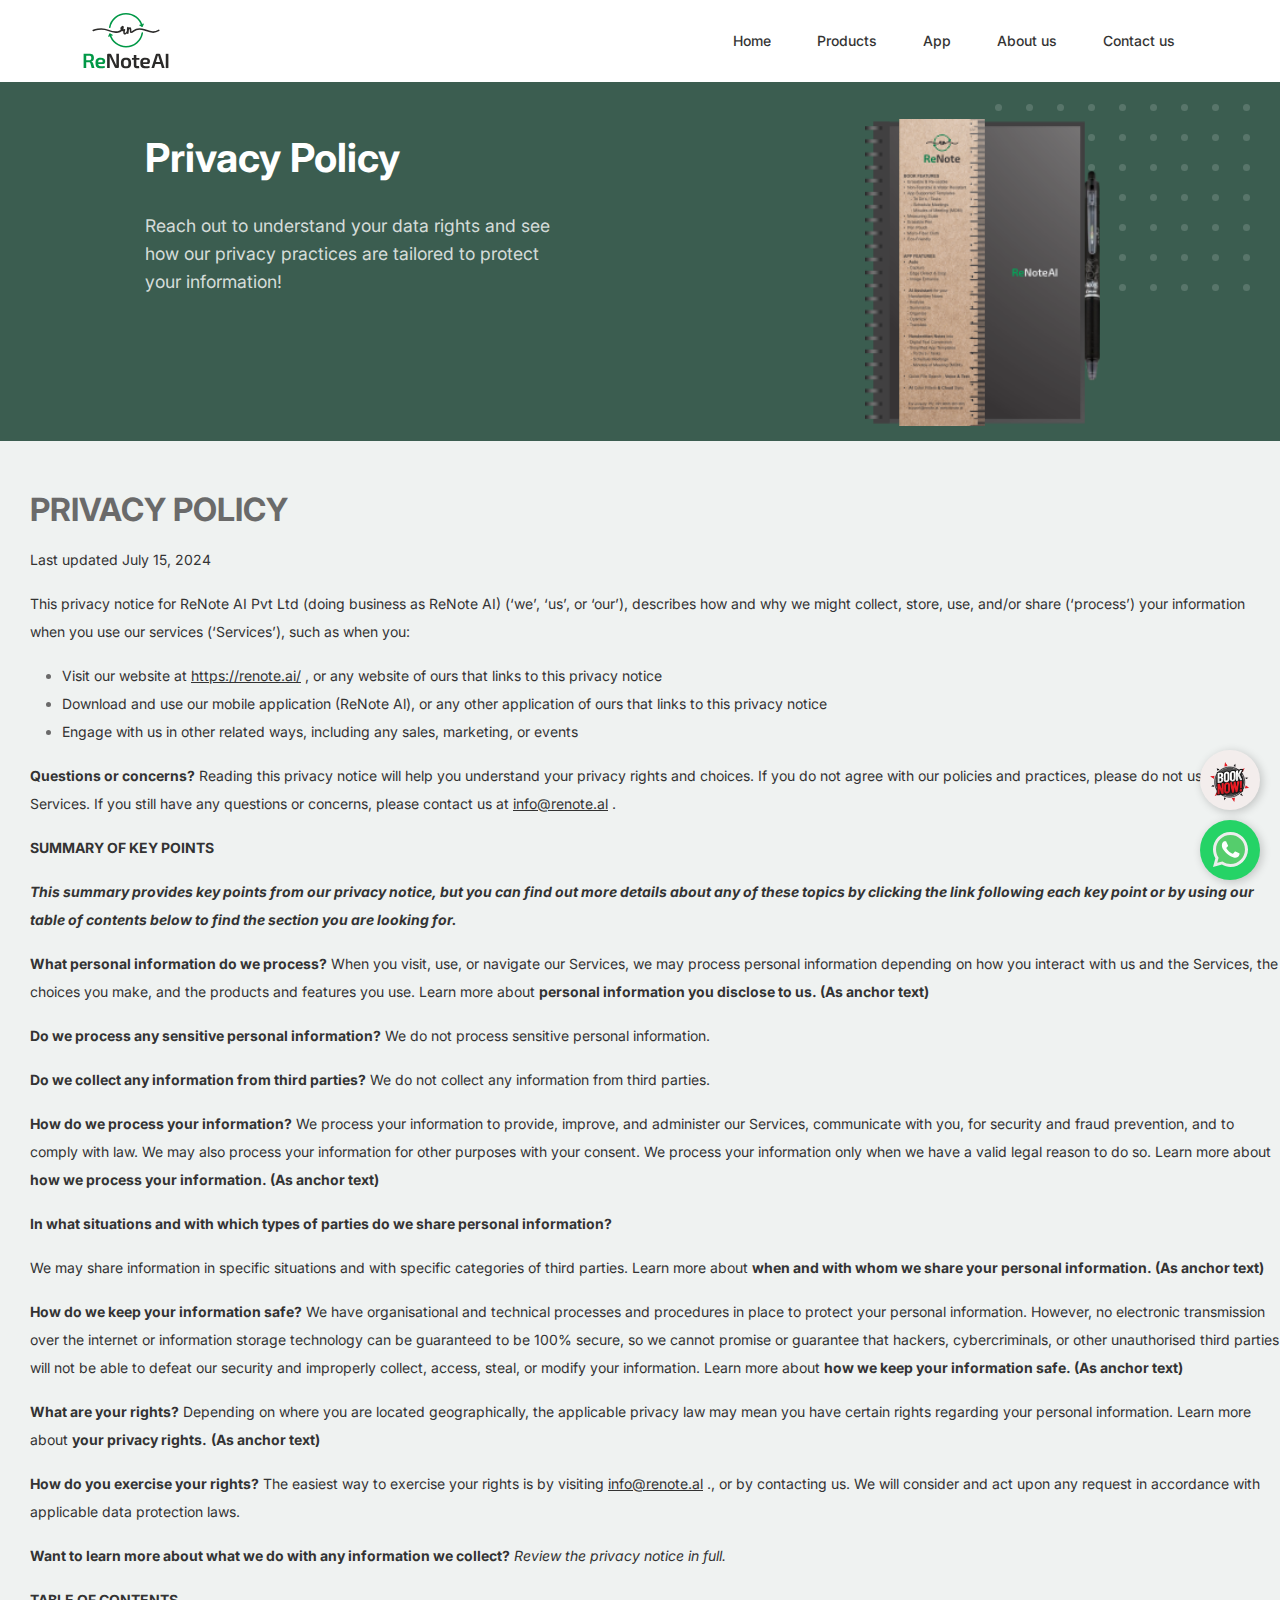
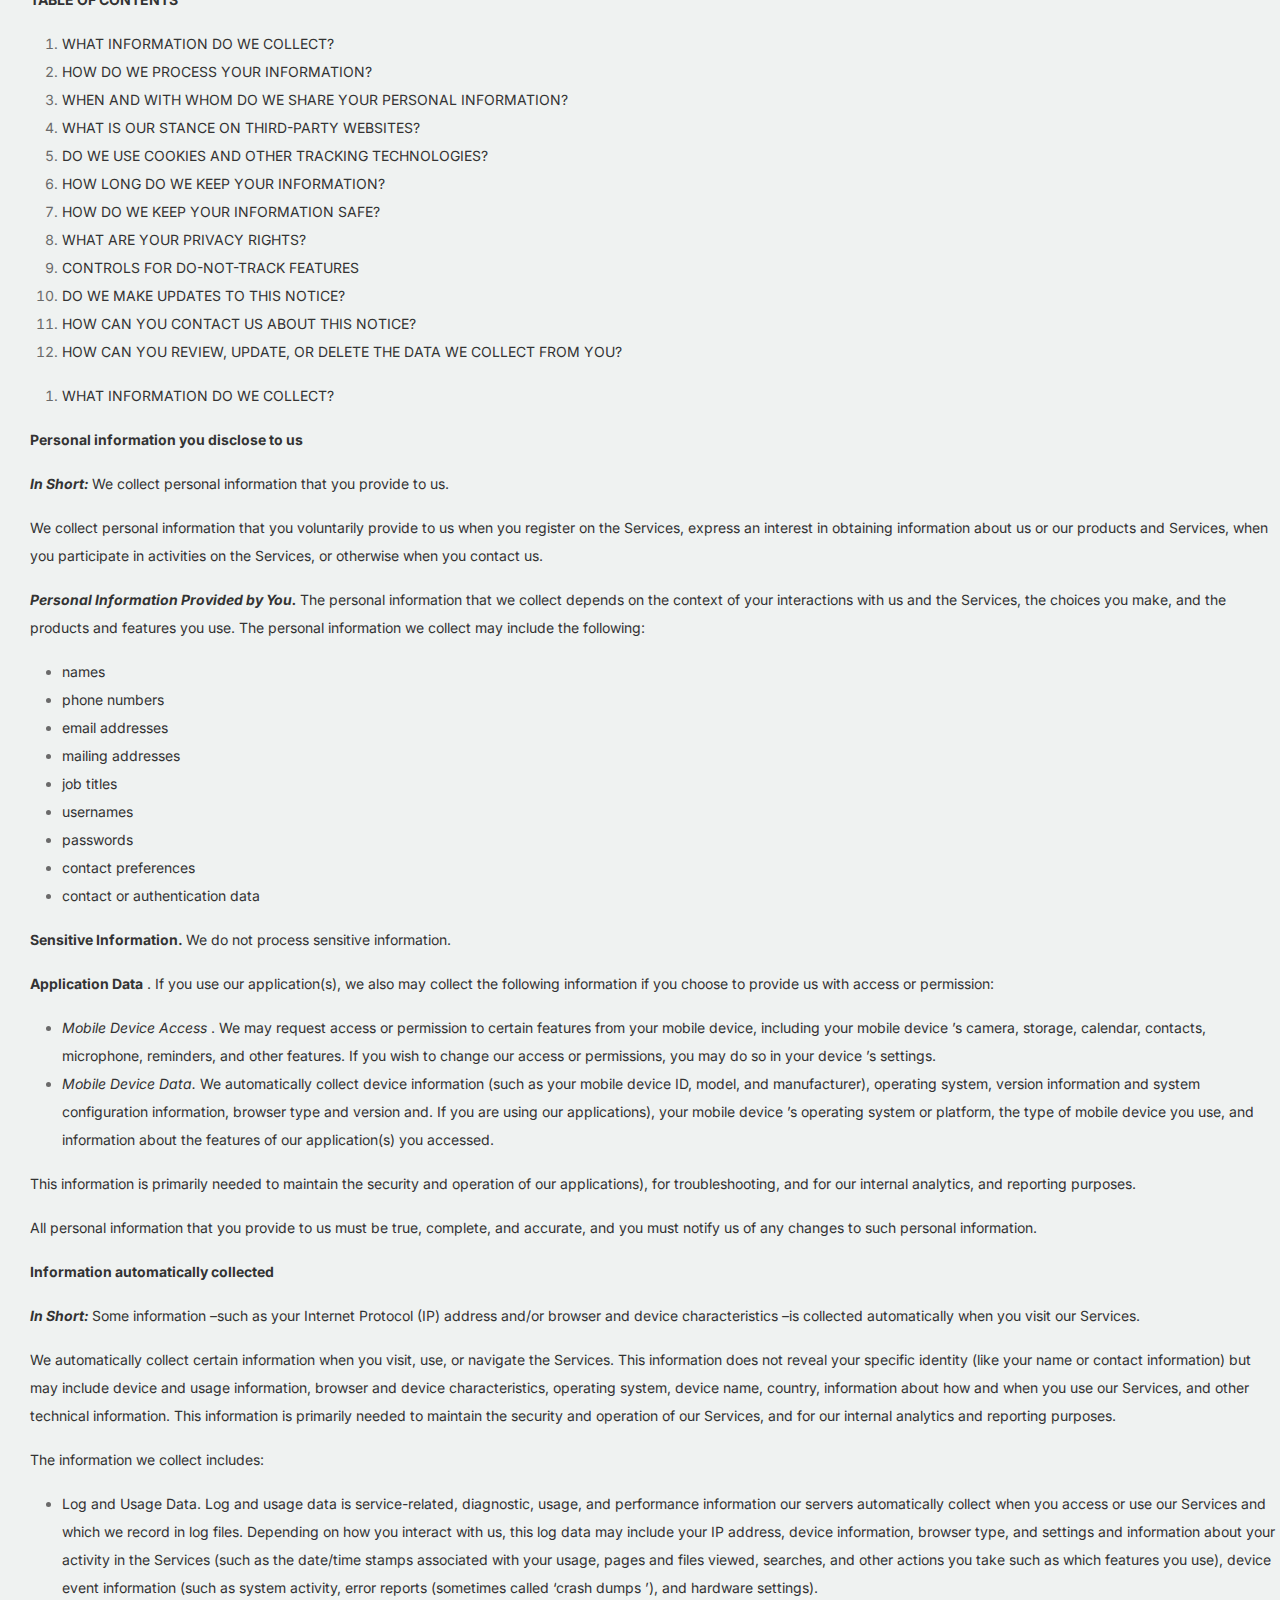
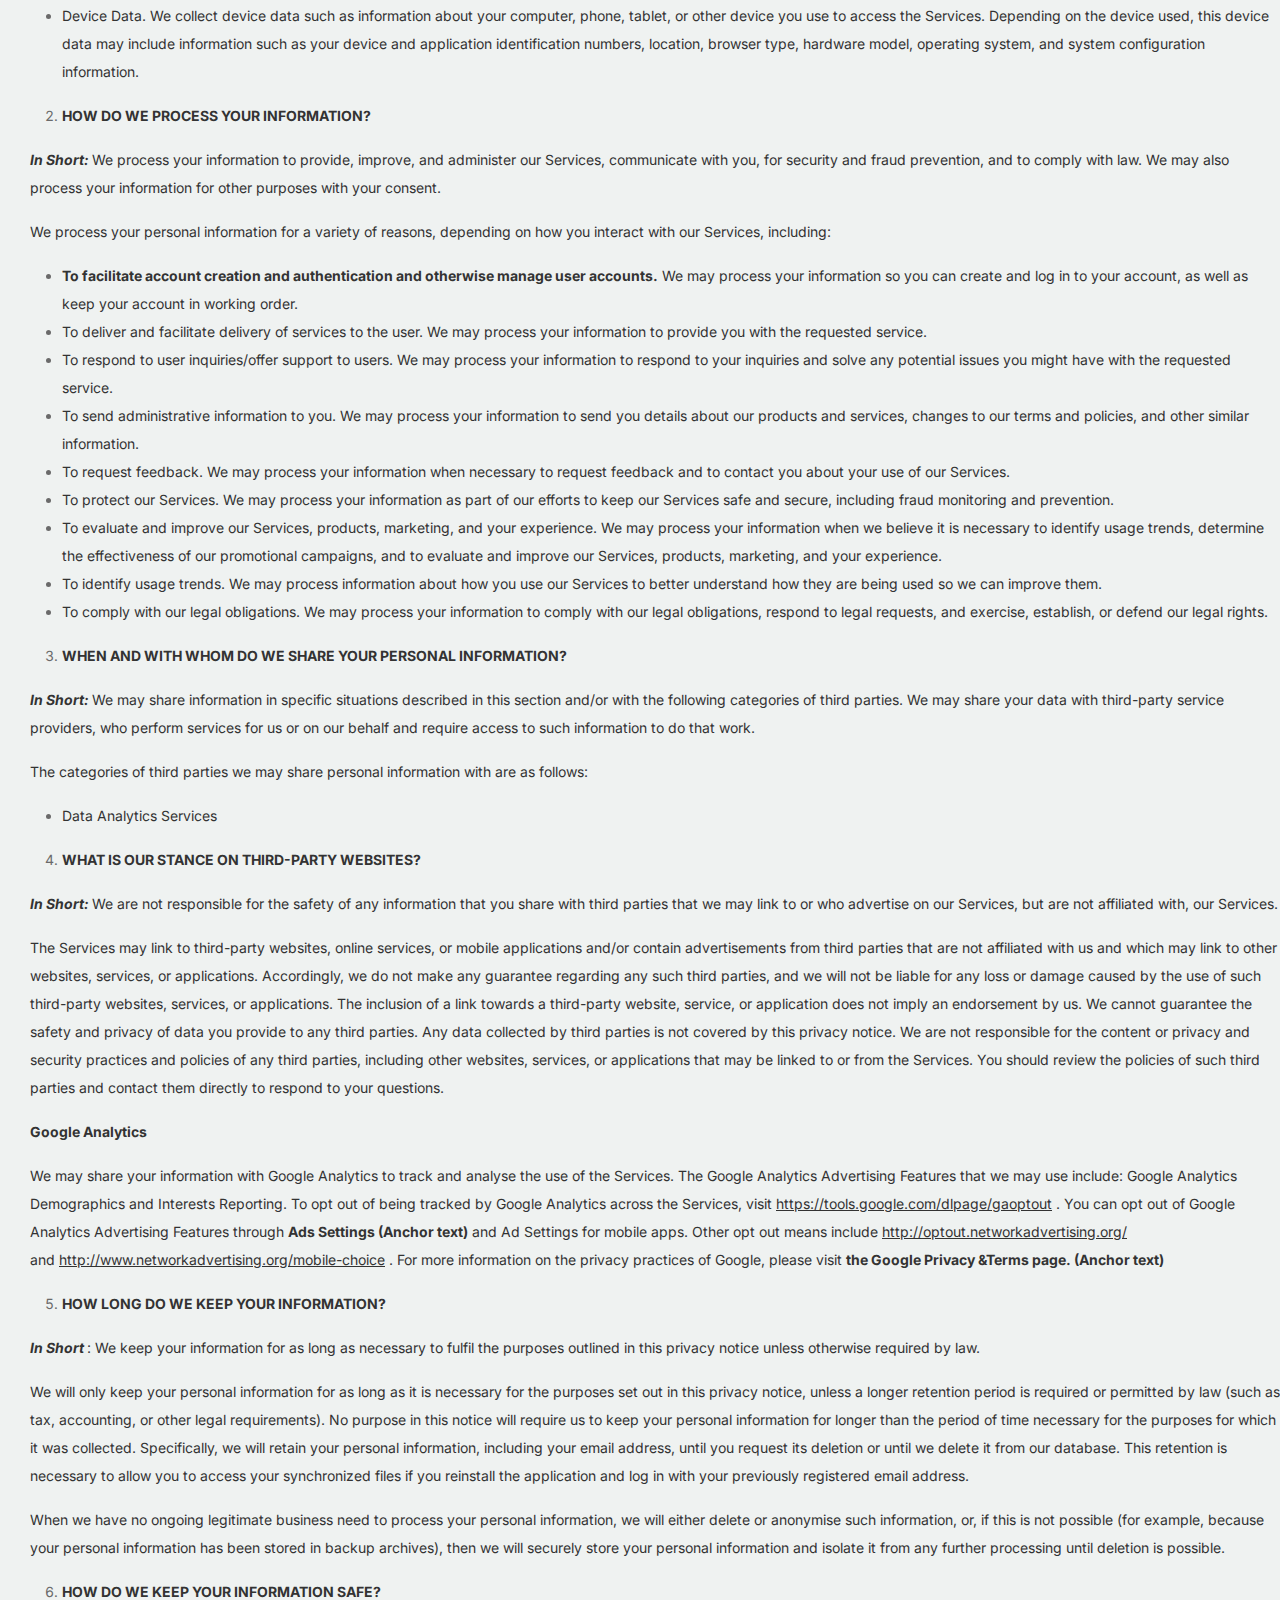
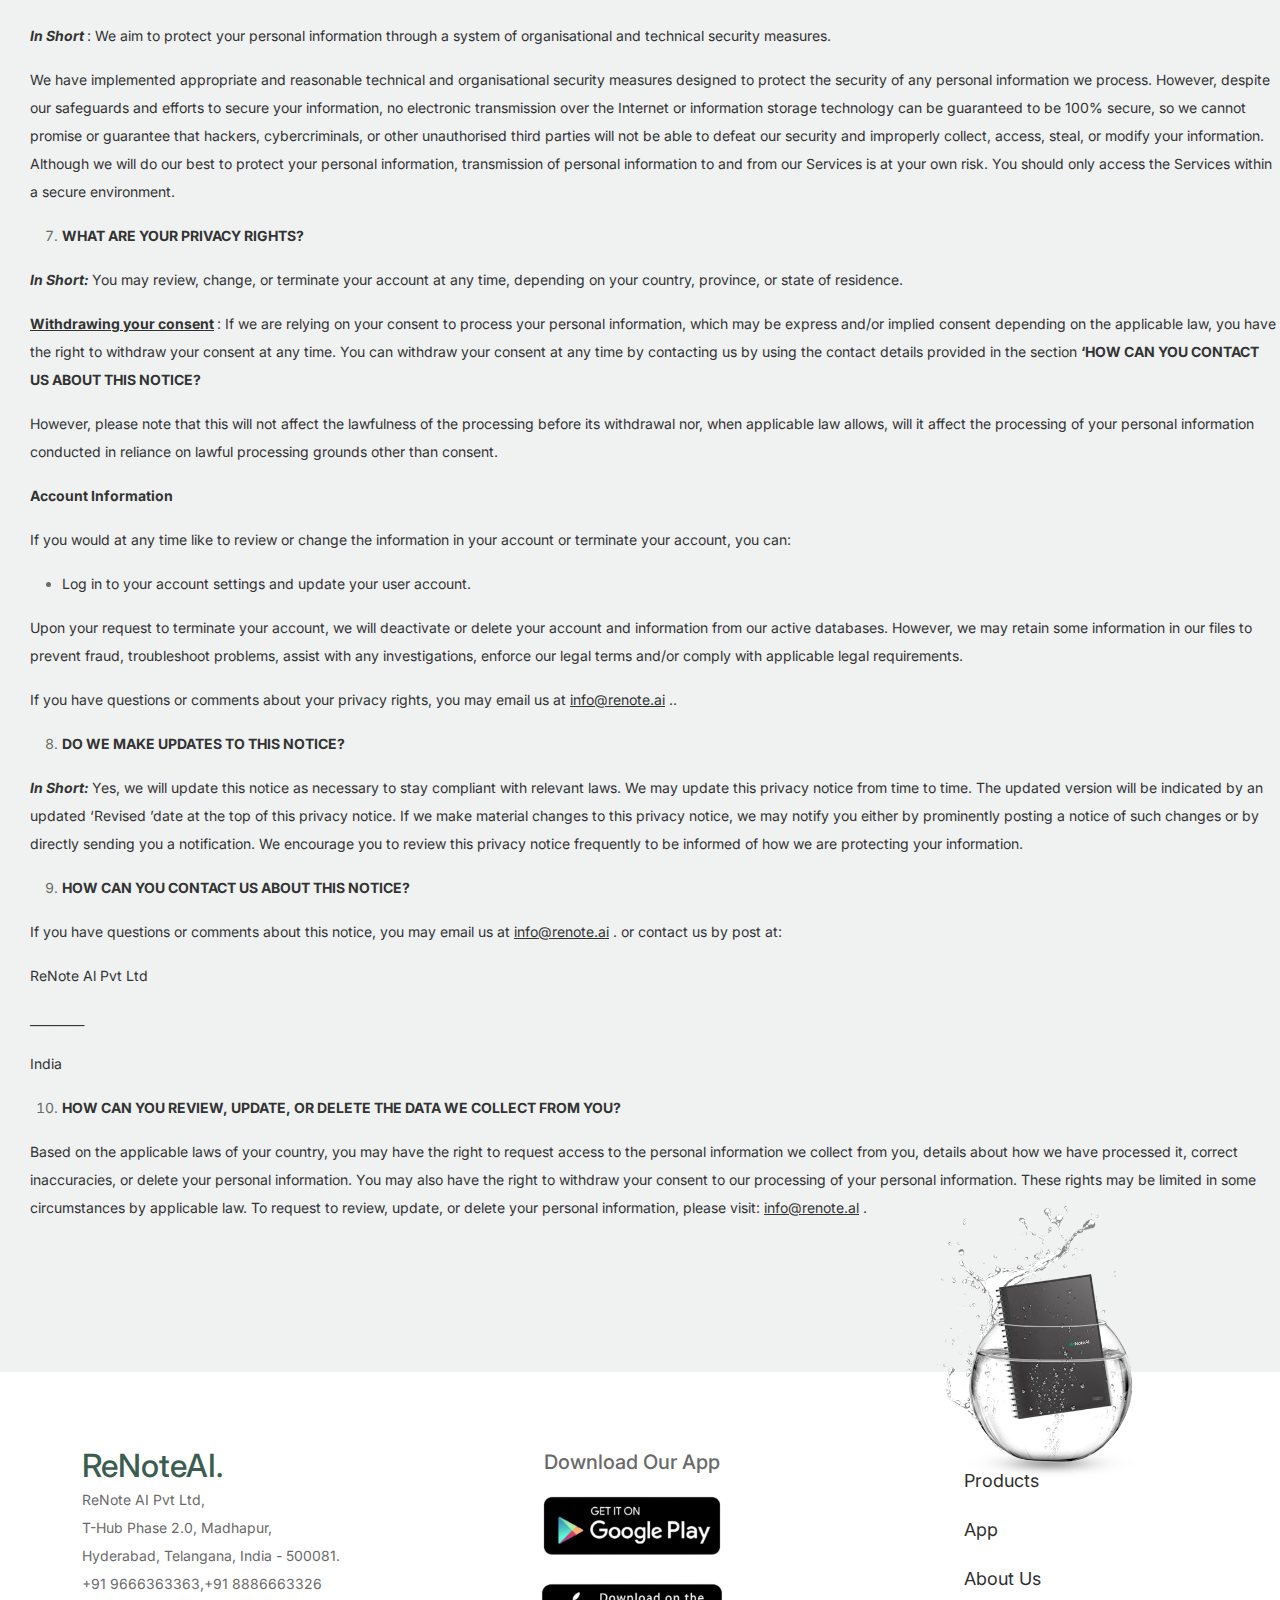
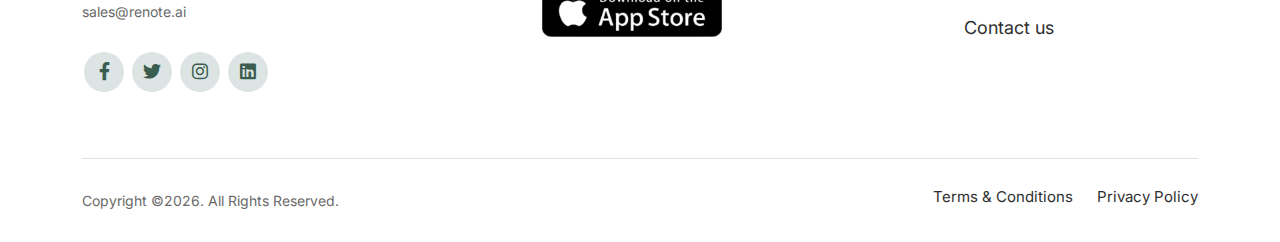
<file: privaci_policy.html>
<!-- /*
* Bootstrap 5
* Template Name: Furni
* Template Author: Untree.co
* Template URI: https://untree.co/
* License: https://creativecommons.org/licenses/by/3.0/
*/ -->
<!doctype html>
<html lang="en">
<head>
  <meta charset="utf-8">
  <meta name="viewport" content="width=device-width, initial-scale=1, shrink-to-fit=no">
  <meta name="author" content="Untree.co">
  <link rel="shortcut icon" href="faviconRN.png">

  <meta name="description" content="" />
  <meta name="keywords" content="bootstrap, bootstrap4" />

		<!-- Bootstrap CSS -->
		<link href="css/bootstrap.min.css" rel="stylesheet">
		<link href="https://cdnjs.cloudflare.com/ajax/libs/font-awesome/6.0.0-beta3/css/all.min.css" rel="stylesheet">
		<link href="css/tiny-slider.css" rel="stylesheet">
		<link href="css/style.css" rel="stylesheet">
		<title> ReNoteAI - Privacy Policy</title>
	</head>

	<body>

		<!-- Start Header/Navigation -->
		<nav class="custom-navbar navbar navbar navbar-expand-md navbar-dark bg-dark fixed-top" arial-label="Furni navigation bar">

			<div class="container">
				<a class="navbar-brand" href="index.html">
					<img src="images/ReNoteAI_logo.svg" alt="ReNoteAI" class="navbar-logo">
				</a>

				<button class="navbar-toggler" type="button" data-bs-toggle="collapse" data-bs-target="#navbarsFurni" aria-controls="navbarsFurni" aria-expanded="false" aria-label="Toggle navigation">
					<span class="navbar-toggler-icon"></span>
				</button>

				<div class="collapse navbar-collapse" id="navbarsFurni">
					<ul class="custom-navbar-nav navbar-nav ms-auto mb-2 mb-md-0">
						<li class="nav-item">
							<a class="nav-link" href="index.html">Home</a>
						</li>
						<li><a class="nav-link" href="products.html">Products</a></li>
						
						<li><a class="nav-link" href="app.html">App</a></li>
						<li><a class="nav-link" href="about.html">About us</a></li>
						<li> <a class="nav-link" href="contact.html">Contact us</a></li>
					</ul>

					<!-- <ul class="custom-navbar-cta navbar-nav mb-2 mb-md-0 ms-5">
						<li><a class="nav-link" href="#"><img src="images/user.svg"></a></li>
						<li><a class="nav-link" href="cart.html"><img src="images/cart.svg"></a></li>
					</ul> -->
				</div>
			</div>
				
		</nav>
		<!-- End Header/Navigation -->
	



			<!-- Start Hero Section -->
		<div class="hero-standard">


			<div class="container">
				<div class="row justify-content-center">
					<div class="col-lg-5">
						<div class="intro-excerpt">
							<h1>Privacy Policy</h1>
							<p class="hero-text">Reach out to understand your data rights and see how our privacy practices are tailored to protect your information!


							</p>
						</div>
					</div>
					<div class="col-lg-7">
						<div class="hero-img-wrap">
							<img src="images\Air.png" class="img-fluid" alt="Product Image">
						</div>
					</div>
				</div>
			
			</div>
		</div>
		<!-- End Hero Section -->

                <div class="page_content_wrap">
                    <div class="content_wrap">
                        <div class="content">
                            <a id="content_skip_link_anchor" class="qwery_skip_link_anchor" href="#"></a>
                            <article id="post-36892" class="post_item_single post_type_page post-36892 page type-page status-publish hentry" style="margin-bottom: 150px; margin-left: 30px;  margin-top: 50px;">
                                <div class="post_content entry-content">
                                    <div data-elementor-type="wp-page" data-elementor-id="36892" class="elementor elementor-36892">
                                        <section class="elementor-section elementor-top-section elementor-element elementor-element-28968475 elementor-section-boxed elementor-section-height-default elementor-section-height-default sc_fly_static" data-id="28968475" data-element_type="section">
                                            <div class="elementor-container elementor-column-gap-extended">
                                                <div class="elementor-column elementor-col-100 elementor-top-column elementor-element elementor-element-5207e34a sc_inner_width_none sc_content_align_inherit sc_layouts_column_icons_position_left sc_fly_static" data-id="5207e34a" data-element_type="column">
                                                    <div class="elementor-widget-wrap elementor-element-populated">
                                                        <div class="elementor-element elementor-element-57422867 sc_fly_static elementor-widget elementor-widget-text-editor" data-id="57422867" data-element_type="widget" data-widget_type="text-editor.default">
                                                            <div class="elementor-widget-container">
                                                                <p>
                                                                    <span style="color: #333333;">
                                                                    <!-- wp:heading -->
                                                                    <!-- /wp:heading -->
                                                                    <!-- wp:paragraph -->
                                                                    </span>
                                                                </p>
                                                                <p>
                                                                    <span style="color: #333333;">
                                                                       <h2> <strong>PRIVACY POLICY</strong></h2>
                                                                    </span>
                                                                </p>
                                                                <p>
                                                                    <span style="color: #333333;">Last updated July 15, 2024</span>
                                                                </p>
                                                                <p>
                                                                    <span style="color: #333333;">This privacy notice for ReNote AI Pvt Ltd (doing business as ReNote AI) (‘we’, ‘us’, or ‘our’), describes how and why we might collect, store, use, and/or share (‘process’) your information when you use our services (‘Services’), such as when you:</span>
                                                                </p>
                                                                <ul>
                                                                    <li>
                                                                        <span style="color: #333333;">
                                                                            Visit our website at <a style="color: #333333;" href="https://renote.ai/">https://renote.ai/</a>
                                                                            , or any website of ours that links to this privacy notice
                                                                        </span>
                                                                    </li>
                                                                    <li>
                                                                        <span style="color: #333333;">Download and use our mobile application (ReNote Al), or any other application of ours that links to this privacy notice</span>
                                                                    </li>
                                                                    <li>
                                                                        <span style="color: #333333;">Engage with us in other related ways, including any sales, marketing, or events</span>
                                                                    </li>
                                                                </ul>
                                                                <p>
                                                                    <span style="color: #333333;">
                                                                        <strong>Questions or concerns?</strong>
                                                                        Reading this privacy notice will help you understand your privacy rights and choices. If you do not agree with our policies and practices, please do not use our Services. If you still have any questions or concerns, please contact us at <a style="color: #333333;" href="mailto:info@renote.al">info@renote.al</a>
                                                                        .
                                                                    </span>
                                                                </p>
                                                                <p></p>
                                                                <p>
                                                                    <span style="color: #333333;">
                                                                        <strong>SUMMARY OF KEY POINTS </strong>
                                                                    </span>
                                                                </p>
                                                                <p>
                                                                    <span style="color: #333333;">
                                                                        <strong>
                                                                            <em>This summary provides key points from our privacy notice, but you can find out more details about any of these topics by clicking the link following each key point or by using our table of contents below to find the section you are looking for.</em>
                                                                        </strong>
                                                                    </span>
                                                                </p>
                                                                <p>
                                                                    <span style="color: #333333;">
                                                                        <strong>What personal information do we process?</strong>
                                                                        When you visit, use, or navigate our Services, we may process personal information depending on how you interact with us and the Services, the choices you make, and the products and features you use. Learn more about <strong>personal information you disclose to us. (As anchor text)</strong>
                                                                    </span>
                                                                </p>
                                                                <p>
                                                                    <span style="color: #333333;">
                                                                        <strong>Do we process any sensitive personal information?</strong>
                                                                        We do not process sensitive personal information.
                                                                    </span>
                                                                </p>
                                                                <p>
                                                                    <span style="color: #333333;">
                                                                        <strong>Do we collect any information from third parties?</strong>
                                                                        We do not collect any information from third parties.
                                                                    </span>
                                                                </p>
                                                                <p>
                                                                    <span style="color: #333333;">
                                                                        <strong>How do we process your information?</strong>
                                                                        We process your information to provide, improve, and administer our Services, communicate with you, for security and fraud prevention, and to comply with law. We may also process your information for other purposes with your consent. We process your information only when we have a valid legal reason to do so. Learn more about <strong>how we process your information. (As anchor text)</strong>
                                                                    </span>
                                                                </p>
                                                                <p></p>
                                                                <p>
                                                                    <span style="color: #333333;">
                                                                        <strong>In what situations and with which types of parties do we share personal information? </strong>
                                                                    </span>
                                                                </p>
                                                                <p>
                                                                    <span style="color: #333333;">
                                                                        We may share information in specific situations and with specific categories of third parties. Learn more about <strong>when and with whom we share your personal information. (As anchor text)</strong>
                                                                    </span>
                                                                </p>
                                                                <p>
                                                                    <span style="color: #333333;">
                                                                        <strong>How do we keep your information safe?</strong>
                                                                        We have organisational and technical processes and procedures in place to protect your personal information. However, no electronic transmission over the internet or information storage technology can be guaranteed to be 100% secure, so we cannot promise or guarantee that hackers, cybercriminals, or other unauthorised third parties will not be able to defeat our security and improperly collect, access, steal, or modify your information. Learn more about <strong>how we keep your information safe. (As anchor text)</strong>
                                                                    </span>
                                                                </p>
                                                                <p>
                                                                    <span style="color: #333333;">
                                                                        <strong>What are your rights?</strong>
                                                                        Depending on where you are located geographically, the applicable privacy law may mean you have certain rights regarding your personal information. Learn more about <strong>your privacy rights.</strong>
                                                                        <strong>(As anchor text)</strong>
                                                                    </span>
                                                                </p>
                                                                <p>
                                                                    <span style="color: #333333;">
                                                                        <strong>How do you exercise your rights?</strong>
                                                                        The easiest way to exercise your rights is by visiting <a style="color: #333333;" href="mailto:info@renote.al">info@renote.al</a>
                                                                        ., or by contacting us. We will consider and act upon any request in accordance with applicable data protection laws.
                                                                    </span>
                                                                </p>
                                                                <p>
                                                                    <span style="color: #333333;">
                                                                        <strong>Want to learn more about what we do with any information we collect?</strong>
                                                                        <em>Review the privacy notice in full. </em>
                                                                    </span>
                                                                </p>
                                                                <p>
                                                                    <span style="color: #333333;">
                                                                        <strong>TABLE OF CONTENTS </strong>
                                                                    </span>
                                                                </p>
                                                                <ol>
                                                                    <li>
                                                                        <span style="color: #333333;">WHAT INFORMATION DO WE COLLECT?</span>
                                                                    </li>
                                                                    <li>
                                                                        <span style="color: #333333;">HOW DO WE PROCESS YOUR INFORMATION?</span>
                                                                    </li>
                                                                    <li>
                                                                        <span style="color: #333333;">WHEN AND WITH WHOM DO WE SHARE YOUR PERSONAL INFORMATION?</span>
                                                                    </li>
                                                                    <li>
                                                                        <span style="color: #333333;">WHAT IS OUR STANCE ON THIRD-PARTY WEBSITES?</span>
                                                                    </li>
                                                                    <li>
                                                                        <span style="color: #333333;">DO WE USE COOKIES AND OTHER TRACKING TECHNOLOGIES?</span>
                                                                    </li>
                                                                    <li>
                                                                        <span style="color: #333333;">HOW LONG DO WE KEEP YOUR INFORMATION?</span>
                                                                    </li>
                                                                    <li>
                                                                        <span style="color: #333333;">HOW DO WE KEEP YOUR INFORMATION SAFE?</span>
                                                                    </li>
                                                                    <li>
                                                                        <span style="color: #333333;">WHAT ARE YOUR PRIVACY RIGHTS?</span>
                                                                    </li>
                                                                    <li>
                                                                        <span style="color: #333333;">CONTROLS FOR DO-NOT-TRACK FEATURES</span>
                                                                    </li>
                                                                    <li>
                                                                        <span style="color: #333333;">DO WE MAKE UPDATES TO THIS NOTICE?</span>
                                                                    </li>
                                                                    <li>
                                                                        <span style="color: #333333;">HOW CAN YOU CONTACT US ABOUT THIS NOTICE?</span>
                                                                    </li>
                                                                    <li>
                                                                        <span style="color: #333333;">HOW CAN YOU REVIEW, UPDATE, OR DELETE THE DATA WE COLLECT FROM YOU?</span>
                                                                    </li>
                                                                </ol>
                                                                <p></p>
                                                                <ol>
                                                                    <li>
                                                                        <span style="color: #333333;">WHAT INFORMATION DO WE COLLECT?</span>
                                                                    </li>
                                                                </ol>
                                                                <p>
                                                                    <span style="color: #333333;">
                                                                        <strong>Personal information you disclose to us</strong>
                                                                    </span>
                                                                </p>
                                                                <p>
                                                                    <span style="color: #333333;">
                                                                        <strong>
                                                                            <em>In Short:</em>
                                                                        </strong>
                                                                        We collect personal information that you provide to us.
                                                                    </span>
                                                                </p>
                                                                <p>
                                                                    <span style="color: #333333;">We collect personal information that you voluntarily provide to us when you register on the Services, express an interest in obtaining information about us or our products and Services, when you participate in activities on the Services, or otherwise when you contact us.</span>
                                                                </p>
                                                                <p>
                                                                    <span style="color: #333333;">
                                                                        <strong>
                                                                            <em>Personal Information Provided by You.</em>
                                                                        </strong>
                                                                        The personal information that we collect depends on the context of your interactions with us and the Services, the choices you make, and the products and features you use. The personal information we collect may include the following:
                                                                    </span>
                                                                </p>
                                                                <ul>
                                                                    <li>
                                                                        <span style="color: #333333;">names</span>
                                                                    </li>
                                                                    <li>
                                                                        <span style="color: #333333;">phone numbers</span>
                                                                    </li>
                                                                    <li>
                                                                        <span style="color: #333333;">email addresses</span>
                                                                    </li>
                                                                    <li>
                                                                        <span style="color: #333333;">mailing addresses</span>
                                                                    </li>
                                                                    <li>
                                                                        <span style="color: #333333;">job titles</span>
                                                                    </li>
                                                                    <li>
                                                                        <span style="color: #333333;">usernames</span>
                                                                    </li>
                                                                    <li>
                                                                        <span style="color: #333333;">passwords</span>
                                                                    </li>
                                                                    <li>
                                                                        <span style="color: #333333;">contact preferences</span>
                                                                    </li>
                                                                    <li>
                                                                        <span style="color: #333333;">contact or authentication data</span>
                                                                    </li>
                                                                </ul>
                                                                <p>
                                                                    <span style="color: #333333;">
                                                                        <strong>Sensitive Information. </strong>
                                                                        We do not process sensitive information.
                                                                    </span>
                                                                </p>
                                                                <p>
                                                                    <span style="color: #333333;">
                                                                        <strong>Application Data</strong>
                                                                        . If you use our application(s), we also may collect the following information if you choose to provide us with access or permission:
                                                                    </span>
                                                                </p>
                                                                <ul>
                                                                    <li>
                                                                        <span style="color: #333333;">
                                                                            <em>Mobile Device Access</em>
                                                                            . We may request access or permission to certain features from your mobile device, including your mobile device &#8217;s camera, storage, calendar, contacts, microphone, reminders, and other features. If you wish to change our access or permissions, you may do so in your device &#8217;s settings.
                                                                        </span>
                                                                    </li>
                                                                    <li>
                                                                        <span style="color: #333333;">
                                                                            <em>Mobile Device Data.</em>
                                                                            We automatically collect device information (such as your mobile device ID, model, and manufacturer), operating system, version information and system configuration information, browser type and version and. If you are using our applications), your mobile device &#8217;s operating system or platform, the type of mobile device you use, and information about the features of our application(s) you accessed.
                                                                        </span>
                                                                    </li>
                                                                </ul>
                                                                <p>
                                                                    <span style="color: #333333;">This information is primarily needed to maintain the security and operation of our applications), for troubleshooting, and for our internal analytics, and reporting purposes.</span>
                                                                </p>
                                                                <p>
                                                                    <span style="color: #333333;">All personal information that you provide to us must be true, complete, and accurate, and you must notify us of any changes to such personal information.</span>
                                                                </p>
                                                                <p>
                                                                    <span style="color: #333333;">
                                                                        <strong>Information automatically collected</strong>
                                                                    </span>
                                                                </p>
                                                                <p>
                                                                    <span style="color: #333333;">
                                                                        <strong>
                                                                            <em>In Short:</em>
                                                                        </strong>
                                                                        Some information &#8211;such as your Internet Protocol (IP) address and/or browser and device characteristics &#8211;is collected automatically when you visit our Services.
                                                                    </span>
                                                                </p>
                                                                <p>
                                                                    <span style="color: #333333;">We automatically collect certain information when you visit, use, or navigate the Services. This information does not reveal your specific identity (like your name or contact information) but may include device and usage information, browser and device characteristics, operating system, device name, country, information about how and when you use our Services, and other technical information. This information is primarily needed to maintain the security and operation of our Services, and for our internal analytics and reporting purposes.</span>
                                                                </p>
                                                                <p>
                                                                    <span style="color: #333333;">The information we collect includes:</span>
                                                                </p>
                                                                <ul>
                                                                    <li>
                                                                        <span style="color: #333333;">Log and Usage Data. Log and usage data is service-related, diagnostic, usage, and performance information our servers automatically collect when you access or use our Services and which we record in log files. Depending on how you interact with us, this log data may include your IP address, device information, browser type, and settings and information about your activity in the Services (such as the date/time stamps associated with your usage, pages and files viewed, searches, and other actions you take such as which features you use), device event information (such as system activity, error reports (sometimes called &#8216;crash dumps &#8217;), and hardware settings).</span>
                                                                    </li>
                                                                    <li>
                                                                        <span style="color: #333333;">Device Data. We collect device data such as information about your computer, phone, tablet, or other device you use to access the Services. Depending on the device used, this device data may include information such as your device and application identification numbers, location, browser type, hardware model, operating system, and system configuration information.</span>
                                                                    </li>
                                                                </ul>
                                                                <ol start="2">
                                                                    <li>
                                                                        <span style="color: #333333;">
                                                                            <strong>HOW DO WE PROCESS YOUR INFORMATION?</strong>
                                                                        </span>
                                                                    </li>
                                                                </ol>
                                                                <p>
                                                                    <span style="color: #333333;">
                                                                        <strong>
                                                                            <em>In Short:</em>
                                                                        </strong>
                                                                        We process your information to provide, improve, and administer our Services, communicate with you, for security and fraud prevention, and to comply with law. We may also process your information for other purposes with your consent.
                                                                    </span>
                                                                </p>
                                                                <p>
                                                                    <span style="color: #333333;">We process your personal information for a variety of reasons, depending on how you interact with our Services, including:</span>
                                                                </p>
                                                                <ul>
                                                                    <li>
                                                                        <span style="color: #333333;">
                                                                            <strong>To facilitate account creation and authentication and otherwise manage user accounts.</strong>
                                                                            We may process your information so you can create and log in to your account, as well as keep your account in working order.
                                                                        </span>
                                                                    </li>
                                                                    <li>
                                                                        <span style="color: #333333;">To deliver and facilitate delivery of services to the user. We may process your information to provide you with the requested service.</span>
                                                                    </li>
                                                                    <li>
                                                                        <span style="color: #333333;">To respond to user inquiries/offer support to users. We may process your information to respond to your inquiries and solve any potential issues you might have with the requested service.</span>
                                                                    </li>
                                                                    <li>
                                                                        <span style="color: #333333;">To send administrative information to you. We may process your information to send you details about our products and services, changes to our terms and policies, and other similar information.</span>
                                                                    </li>
                                                                    <li>
                                                                        <span style="color: #333333;">To request feedback. We may process your information when necessary to request feedback and to contact you about your use of our Services.</span>
                                                                    </li>
                                                                    <li>
                                                                        <span style="color: #333333;">To protect our Services. We may process your information as part of our efforts to keep our Services safe and secure, including fraud monitoring and prevention.</span>
                                                                    </li>
                                                                    <li>
                                                                        <span style="color: #333333;">To evaluate and improve our Services, products, marketing, and your experience. We may process your information when we believe it is necessary to identify usage trends, determine the effectiveness of our promotional campaigns, and to evaluate and improve our Services, products, marketing, and your experience.</span>
                                                                    </li>
                                                                    <li>
                                                                        <span style="color: #333333;">To identify usage trends. We may process information about how you use our Services to better understand how they are being used so we can improve them.</span>
                                                                    </li>
                                                                    <li>
                                                                        <span style="color: #333333;">To comply with our legal obligations. We may process your information to comply with our legal obligations, respond to legal requests, and exercise, establish, or defend our legal rights.</span>
                                                                        <strong></strong>
                                                                    </li>
                                                                </ul>
                                                                <ol start="3">
                                                                    <li>
                                                                        <span style="color: #333333;">
                                                                            <strong>WHEN AND WITH WHOM DO WE SHARE YOUR PERSONAL INFORMATION?</strong>
                                                                        </span>
                                                                    </li>
                                                                </ol>
                                                                <p>
                                                                    <span style="color: #333333;">
                                                                        <strong>
                                                                            <em>In Short:</em>
                                                                        </strong>
                                                                        We may share information in specific situations described in this section and/or with the following categories of third parties. We may share your data with third-party service providers, who perform services for us or on our behalf and require access to such information to do that work.
                                                                    </span>
                                                                </p>
                                                                <p>
                                                                    <span style="color: #333333;">The categories of third parties we may share personal information with are as follows:</span>
                                                                </p>
                                                                <ul>
                                                                    <li>
                                                                        <span style="color: #333333;">Data Analytics Services</span>
                                                                    </li>
                                                                </ul>
                                                                <ol start="4">
                                                                    <li>
                                                                        <span style="color: #333333;">
                                                                            <strong>WHAT IS OUR STANCE ON THIRD-PARTY WEBSITES? </strong>
                                                                        </span>
                                                                    </li>
                                                                </ol>
                                                                <p>
                                                                    <span style="color: #333333;">
                                                                        <strong>
                                                                            <em>In Short:</em>
                                                                        </strong>
                                                                        We are not responsible for the safety of any information that you share with third parties that we may link to or who advertise on our Services, but are not affiliated with, our Services.
                                                                    </span>
                                                                </p>
                                                                <p>
                                                                    <span style="color: #333333;">The Services may link to third-party websites, online services, or mobile applications and/or contain advertisements from third parties that are not affiliated with us and which may link to other websites, services, or applications. Accordingly, we do not make any guarantee regarding any such third parties, and we will not be liable for any loss or damage caused by the use of such third-party websites, services, or applications. The inclusion of a link towards a third-party website, service, or application does not imply an endorsement by us. We cannot guarantee the safety and privacy of data you provide to any third parties. Any data collected by third parties is not covered by this privacy notice. We are not responsible for the content or privacy and security practices and policies of any third parties, including other websites, services, or applications that may be linked to or from the Services. You should review the policies of such third parties and contact them directly to respond to your questions.</span>
                                                                </p>
                                                                <p>
                                                                    <span style="color: #333333;">
                                                                        <strong></strong>
                                                                    </span>
                                                                </p>
                                                                <p>
                                                                    <span style="color: #333333;">
                                                                        <strong>Google Analytics</strong>
                                                                    </span>
                                                                </p>
                                                                <p>
                                                                    <span style="color: #333333;">
                                                                        We may share your information with Google Analytics to track and analyse the use of the Services. The Google Analytics Advertising Features that we may use include: Google Analytics Demographics and Interests Reporting. To opt out of being tracked by Google Analytics across the Services, visit <a style="color: #333333;" href="https://tools.google.com/dlpage/gaoptout">https://tools.google.com/dlpage/gaoptout</a>
                                                                        . You can opt out of Google Analytics Advertising Features through <strong>Ads Settings (Anchor text)</strong>
                                                                        and Ad Settings for mobile apps. Other opt out means include <a style="color: #333333;" href="http://optout.networkadvertising.org/">http://optout.networkadvertising.org/</a>
                                                                        and <a style="color: #333333;" href="http://www.networkadvertising.org/mobile-choice">http://www.networkadvertising.org/mobile-choice</a>
                                                                        . For more information on the privacy practices of Google, please visit <strong>the Google Privacy &amp;Terms page. (Anchor text)</strong>
                                                                    </span>
                                                                </p>
                                                                <p></p>
                                                                <ol start="5">
                                                                    <li>
                                                                        <span style="color: #333333;">
                                                                            <strong>HOW LONG DO WE KEEP YOUR INFORMATION? </strong>
                                                                        </span>
                                                                    </li>
                                                                </ol>
                                                                <p>
                                                                    <span style="color: #333333;">
                                                                        <strong>
                                                                            <em>In Short</em>
                                                                        </strong>
                                                                        : We keep your information for as long as necessary to fulfil the purposes outlined in this privacy notice unless otherwise required by law.
                                                                    </span>
                                                                </p>
                                                                <p>
                                                                    <span style="color: #333333;">We will only keep your personal information for as long as it is necessary for the purposes set out in this privacy notice, unless a longer retention period is required or permitted by law (such as tax, accounting, or other legal requirements). No purpose in this notice will require us to keep your personal information for longer than the period of time necessary for the purposes for which it was collected. Specifically, we will retain your personal information, including your email address, until you request its deletion or until we delete it from our database. This retention is necessary to allow you to access your synchronized files if you reinstall the application and log in with your previously registered email address.</span>
                                                                </p>
                                                                <p>
                                                                    <span style="color: #333333;">When we have no ongoing legitimate business need to process your personal information, we will either delete or anonymise such information, or, if this is not possible (for example, because your personal information has been stored in backup archives), then we will securely store your personal information and isolate it from any further processing until deletion is possible.</span>
                                                                </p>
                                                                <p></p>
                                                                <ol start="6">
                                                                    <li>
                                                                        <span style="color: #333333;">
                                                                            <strong>HOW DO WE KEEP YOUR INFORMATION SAFE?</strong>
                                                                        </span>
                                                                    </li>
                                                                </ol>
                                                                <p>
                                                                    <span style="color: #333333;">
                                                                        <strong>
                                                                            <em>In Short</em>
                                                                        </strong>
                                                                        : We aim to protect your personal information through a system of organisational and technical security measures.
                                                                    </span>
                                                                </p>
                                                                <p>
                                                                    <span style="color: #333333;">We have implemented appropriate and reasonable technical and organisational security measures designed to protect the security of any personal information we process. However, despite our safeguards and efforts to secure your information, no electronic transmission over the Internet or information storage technology can be guaranteed to be 100% secure, so we cannot promise or guarantee that hackers, cybercriminals, or other unauthorised third parties will not be able to defeat our security and improperly collect, access, steal, or modify your information. Although we will do our best to protect your personal information, transmission of personal information to and from our Services is at your own risk. You should only access the Services within a secure environment.</span>
                                                                </p>
                                                                <ol start="7">
                                                                    <li>
                                                                        <span style="color: #333333;">
                                                                            <strong>WHAT ARE YOUR PRIVACY RIGHTS?</strong>
                                                                        </span>
                                                                    </li>
                                                                </ol>
                                                                <p>
                                                                    <span style="color: #333333;">
                                                                        <strong>
                                                                            <em>In Short:</em>
                                                                        </strong>
                                                                        You may review, change, or terminate your account at any time, depending on your country, province, or state of residence.
                                                                    </span>
                                                                </p>
                                                                <p>
                                                                    <span style="color: #333333;">
                                                                        <strong>
                                                                            <u>Withdrawing your consent</u>
                                                                        </strong>
                                                                        : If we are relying on your consent to process your personal information, which may be express and/or implied consent depending on the applicable law, you have the right to withdraw your consent at any time. You can withdraw your consent at any time by contacting us by using the contact details provided in the section <strong>‘HOW CAN YOU CONTACT US ABOUT THIS NOTICE?</strong>
                                                                    </span>
                                                                </p>
                                                                <p>
                                                                    <span style="color: #333333;">However, please note that this will not affect the lawfulness of the processing before its withdrawal nor, when applicable law allows, will it affect the processing of your personal information conducted in reliance on lawful processing grounds other than consent.</span>
                                                                </p>
                                                                <p></p>
                                                                <p>
                                                                    <span style="color: #333333;">
                                                                        <strong>Account Information</strong>
                                                                    </span>
                                                                </p>
                                                                <p>
                                                                    <span style="color: #333333;">If you would at any time like to review or change the information in your account or terminate your account, you can:</span>
                                                                </p>
                                                                <ul>
                                                                    <li>
                                                                        <span style="color: #333333;">Log in to your account settings and update your user account.</span>
                                                                    </li>
                                                                </ul>
                                                                <p>
                                                                    <span style="color: #333333;">Upon your request to terminate your account, we will deactivate or delete your account and information from our active databases. However, we may retain some information in our files to prevent fraud, troubleshoot problems, assist with any investigations, enforce our legal terms and/or comply with applicable legal requirements.</span>
                                                                </p>
                                                                <p></p>
                                                                <p>
                                                                    <span style="color: #333333;">
                                                                        If you have questions or comments about your privacy rights, you may email us at <a style="color: #333333;" href="mailto:info@renote.ai">info@renote.ai</a>
                                                                        ..
                                                                    </span>
                                                                </p>
                                                                <p></p>
                                                                <ol start="8">
                                                                    <li>
                                                                        <span style="color: #333333;">
                                                                            <strong>DO WE MAKE UPDATES TO THIS NOTICE?</strong>
                                                                        </span>
                                                                    </li>
                                                                </ol>
                                                                <p>
                                                                    <span style="color: #333333;">
                                                                        <strong>
                                                                            <em>In Short:</em>
                                                                        </strong>
                                                                        Yes, we will update this notice as necessary to stay compliant with relevant laws. We may update this privacy notice from time to time. The updated version will be indicated by an updated &#8216;Revised &#8217;date at the top of this privacy notice. If we make material changes to this privacy notice, we may notify you either by prominently posting a notice of such changes or by directly sending you a notification. We encourage you to review this privacy notice frequently to be informed of how we are protecting your information.
                                                                    </span>
                                                                </p>
                                                                <p></p>
                                                                <ol start="9">
                                                                    <li>
                                                                        <span style="color: #333333;">
                                                                            <strong>HOW CAN YOU CONTACT US ABOUT THIS NOTICE?</strong>
                                                                        </span>
                                                                    </li>
                                                                </ol>
                                                                <p>
                                                                    <span style="color: #333333;">
                                                                        If you have questions or comments about this notice, you may email us at <a style="color: #333333;" href="mailto:info@renote.ai">info@renote.ai</a>
                                                                        . or contact us by post at:
                                                                    </span>
                                                                </p>
                                                                <p>
                                                                    <span style="color: #333333;">ReNote Al Pvt Ltd</span>
                                                                </p>
                                                                <p>
                                                                    <span style="color: #333333;">_________</span>
                                                                </p>
                                                                <p>
                                                                    <span style="color: #333333;">India</span>
                                                                </p>
                                                                <ol start="10">
                                                                    <li>
                                                                        <span style="color: #333333;">
                                                                            <strong>HOW CAN YOU REVIEW, UPDATE, OR DELETE THE DATA WE COLLECT FROM YOU?</strong>
                                                                        </span>
                                                                    </li>
                                                                </ol>
                                                                <p>
                                                                    <span style="color: #333333;">
                                                                        Based on the applicable laws of your country, you may have the right to request access to the personal information we collect from you, details about how we have processed it, correct inaccuracies, or delete your personal information. You may also have the right to withdraw your consent to our processing of your personal information. These rights may be limited in some circumstances by applicable law. To request to review, update, or delete your personal information, please visit: <a style="color: #333333;" href="mailto:info@renote.al">info@renote.al</a>
                                                                        .
                                                                    </span>
                                                                </p>
                                                                <p></p>
                                                            </div>
                                                        </div>
                                                    </div>
                                                </div>
                                            </div>
                                        </section>
                                    </div>
                                </div>
                                <!-- .entry-content -->
                            </article>
                        </div>
                    </div>
                </div>
                <!-- Start Footer Section -->
		<footer class="footer-section">
			<div class="container relative">
				
				<div >
				</div>
				<div class="sofa-img" >
					<img src="images\Waterbowlcopy.png" alt="Image" class="img-fluid" style="padding-left: 50px;">
				</div>

				<!-- <div class="row">
					<div class="col-lg-8">
						<div class="subscription-form">
							<h3 class="d-flex align-items-center"><span class="me-1"><img src="images/envelope-outline.svg" alt="Image" class="img-fluid"></span><span>Subscribe to Newsletter</span></h3>

							<form action="#" class="row g-3">
								<div class="col-auto">
									<input type="text" class="form-control" placeholder="Enter your name">
								</div>
								<div class="col-auto">
									<input type="email" class="form-control" placeholder="Enter your email">
								</div>
								<div class="col-auto">
									<button class="btn btn-primary">
										<span class="fa fa-paper-plane"></span>
									</button>
								</div>
							</form>

						</div>
					</div>
				</div> -->

				<div class="row g-5 mb-5 align-items-center">
					<!-- Left Section: Logo and Contact -->
					<div class="col-lg-4 footer-logo-wrap">
						<a href="#" class="footer-logo">ReNoteAI<span>.</span></a>
						<p class="mb-4">
							ReNote AI Pvt Ltd,<br>
							T-Hub Phase 2.0, Madhapur,<br>
							Hyderabad, Telangana, India - 500081.<br>
							+91 9666363363,+91 8886663326<br>
							sales@renote.ai
							
						</p>
						<ul class="list-unstyled custom-social">
							<li><a href="https://www.facebook.com/people/ReNote-AI/61568234070306/" target="_blank"><span class="fa fa-brands fa-facebook-f"></span></a></li>
							<li><a href="https://x.com/ReNote_AI?t=65Ubm8s6UJ5NUM2dsBmEcg&s=09" target="_blank"><span class="fa fa-brands fa-twitter"></span></a></li>
							<li><a href="https://www.instagram.com/renote.ai?igsh=MTZpNnUwOHpzZTF2cA==" target="_blank"><span class="fa fa-brands fa-instagram"></span></a></li>
							<li><a href="https://www.linkedin.com/company/renoteai/" target="_blank"><span class="fa fa-brands fa-linkedin"></span></a></li>
						</ul>
					</div>
				
					<!-- Center Section: Download Our App -->
					<div class="col-lg-4 text-center">
						<h5>Download Our App</h5>
						<a href="https://play.google.com/store/apps/details?id=com.renote" target="_blank">
							<img src="images/playstore_logo.png" alt="Get it on Google Play" style="width: 200px; margin: 9px;">
						</a>
						<a href="https://apps.apple.com/in/app/renoteai/id6479944118" target="_blank">
							<img src="images/appstore_logo.png" alt="Download on the App Store" style="width: 200px; margin: 9px;">
						</a>
					</div>
				
					<!-- Right Section: Links -->
					<div class="col-lg-4 links-wrap text-end">
						<ul class="list-unstyled">
							<li><a href="products.html">Products</a></li>
							<li><a href="app.html">App</a></li>
							<li><a href="about.html">About Us</a></li>
							<li><a href="contact.html">Contact us</a></li>
						</ul>
					</div>
				</div>
				
				

				<div class="border-top copyright">
					<div class="row pt-4">
						<div class="col-lg-6">
							<p class="mb-2 text-center text-lg-start">Copyright &copy;<script>document.write(new Date().getFullYear());</script>. All Rights Reserved.</a>  <!-- License information: https://untree.co/license/ -->
            </p>
						</div>

						<div class="col-lg-6 text-center text-lg-end">
							<ul class="list-unstyled d-inline-flex ms-auto">
								<li class="me-4"><a href="terms_and_conditions.html" style="font-size:15px">Terms &amp; Conditions</a></li>
								<li><a href="#" style="font-size:15px">Privacy Policy</a></li>
							</ul>
						</div>

					</div>
				</div>

			</div>
		</footer>
		<!-- End Footer Section -->	


		<script src="js/bootstrap.bundle.min.js"></script>
		<script src="js/tiny-slider.js"></script>
		<script src="js/custom.js"></script>

<!-- WhatsApp Floating Icon -->
<a href="https://wa.me/+918886663326" target="_blank" class="whatsapp-float">
    <img src="images\whatsapp.svg" alt="WhatsApp" class="whatsapp-icon">
</a>

<a href="contact.html#contact-form" target="" class="booknow-float">
    <img src="images\booking.png" alt="BookNow" class="booknow-icon">
</a>

	</body>

</html>
</file>
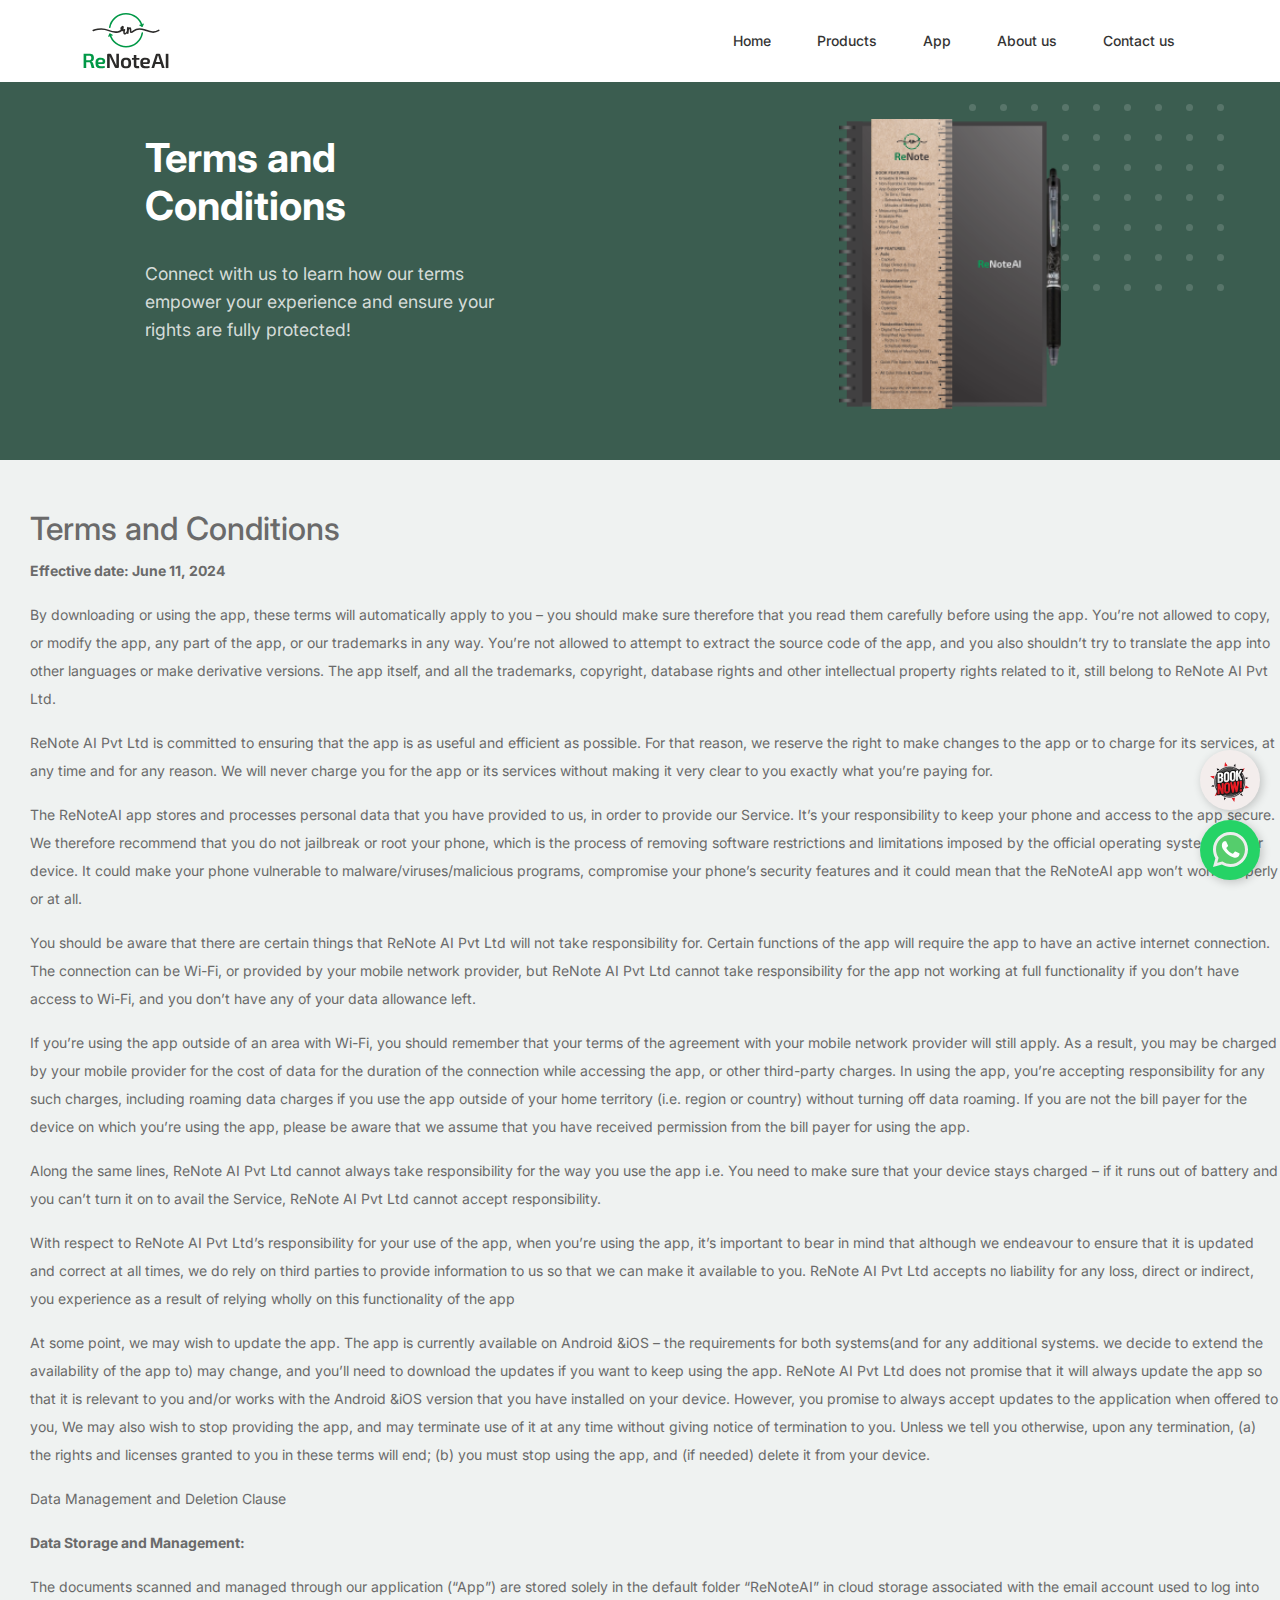
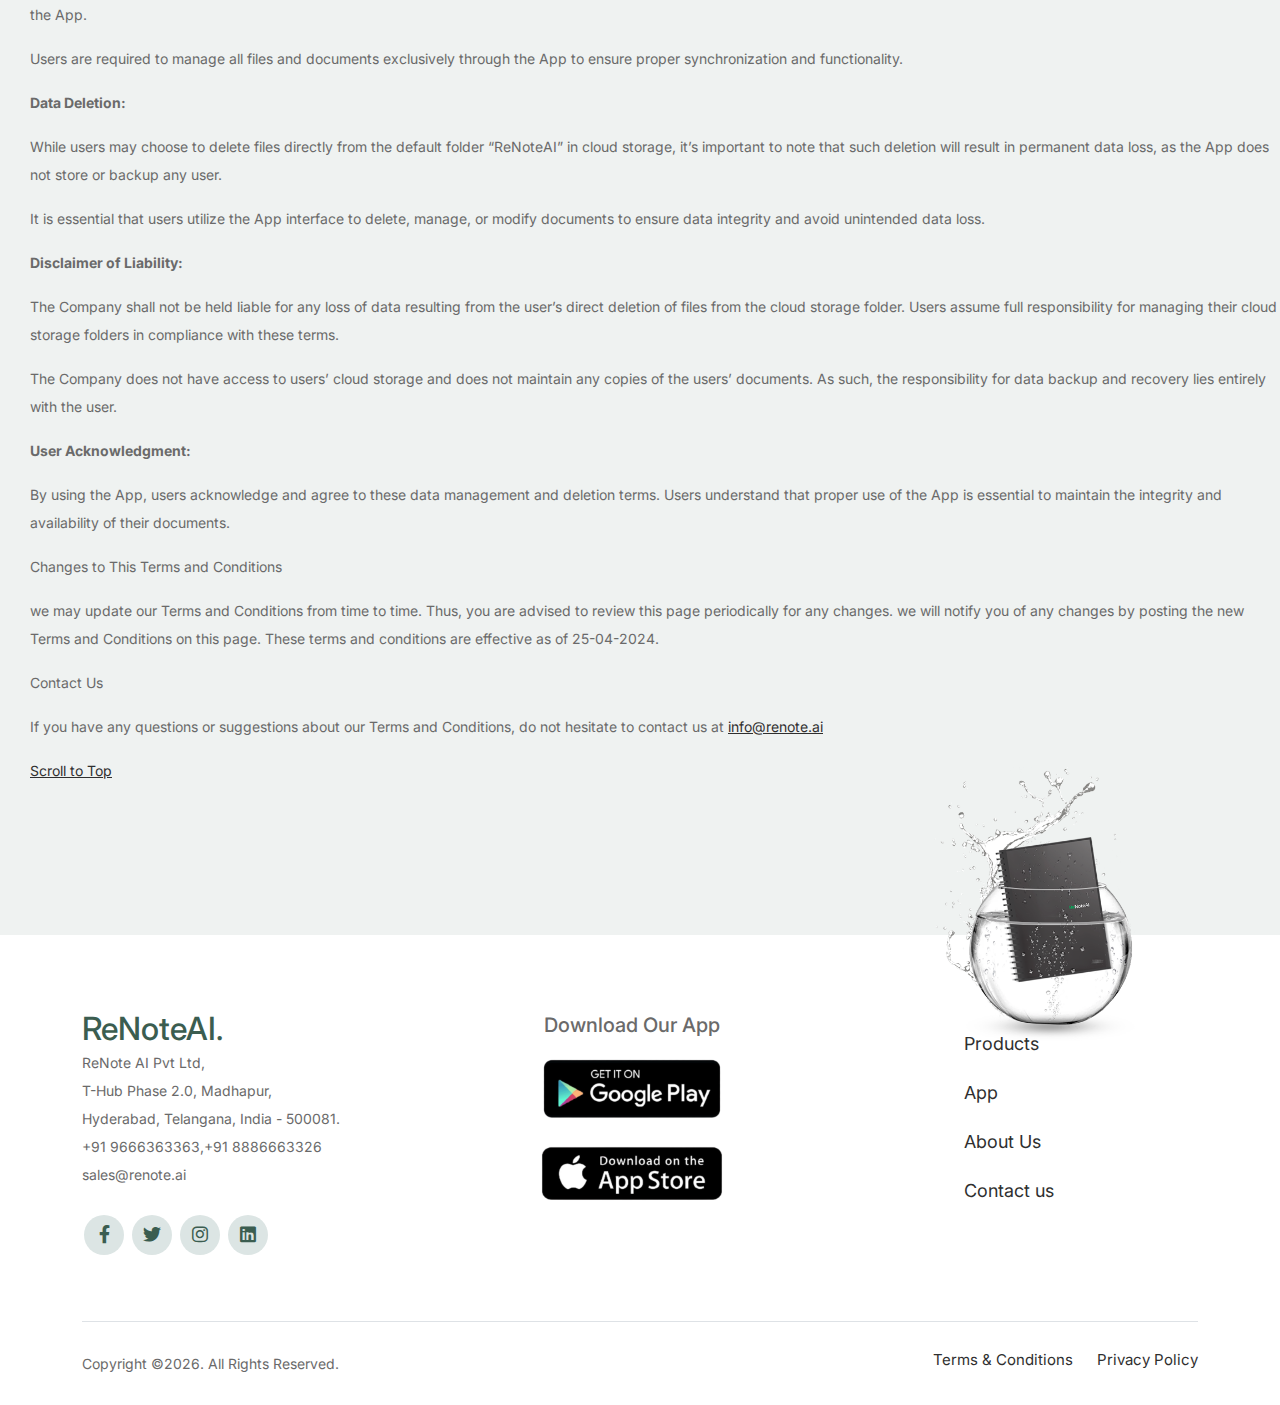
<file: terms_and_conditions.html>
<!-- /*
* Bootstrap 5
* Template Name: Furni
* Template Author: Untree.co
* Template URI: https://untree.co/
* License: https://creativecommons.org/licenses/by/3.0/
*/ -->
<!doctype html>
<html lang="en">
<head>
  <meta charset="utf-8">
  <meta name="viewport" content="width=device-width, initial-scale=1, shrink-to-fit=no">
  <meta name="author" content="Untree.co">
  <link rel="shortcut icon" href="faviconRN.png">

  <meta name="description" content="" />
  <meta name="keywords" content="bootstrap, bootstrap4" />

		<!-- Bootstrap CSS -->
		<link href="css/bootstrap.min.css" rel="stylesheet">
		<link href="https://cdnjs.cloudflare.com/ajax/libs/font-awesome/6.0.0-beta3/css/all.min.css" rel="stylesheet">
		<link href="css/tiny-slider.css" rel="stylesheet">
		<link href="css/style.css" rel="stylesheet">
		<title> ReNoteAI- Terms & Conditions</title>
	</head>

	<body>

		<!-- Start Header/Navigation -->
		<nav class="custom-navbar navbar navbar navbar-expand-md navbar-dark bg-dark fixed-top" arial-label="Furni navigation bar">

			<div class="container">
				<a class="navbar-brand" href="index.html">
					<img src="images/ReNoteAI_logo.svg" alt="ReNoteAI" class="navbar-logo">
				</a>

				<button class="navbar-toggler" type="button" data-bs-toggle="collapse" data-bs-target="#navbarsFurni" aria-controls="navbarsFurni" aria-expanded="false" aria-label="Toggle navigation">
					<span class="navbar-toggler-icon"></span>
				</button>

				<div class="collapse navbar-collapse" id="navbarsFurni">
					<ul class="custom-navbar-nav navbar-nav ms-auto mb-2 mb-md-0">
						<li class="nav-item">
							<a class="nav-link" href="index.html">Home</a>
						</li>
						<li><a class="nav-link" href="products.html">Products</a></li>
						
						<li><a class="nav-link" href="app.html">App</a></li>
						<li><a class="nav-link" href="about.html">About us</a></li>
						<li> <a class="nav-link" href="contact.html">Contact us</a></li>
					</ul>

					<!-- <ul class="custom-navbar-cta navbar-nav mb-2 mb-md-0 ms-5">
						<li><a class="nav-link" href="#"><img src="images/user.svg"></a></li>
						<li><a class="nav-link" href="cart.html"><img src="images/cart.svg"></a></li>
					</ul> -->
				</div>
			</div>
				
		</nav>
		<!-- End Header/Navigation -->

	



			<!-- Start Hero Section -->
		<div class="hero-standard">


			<div class="container">
				<div class="row justify-content-center">
					<div class="col-lg-5">
						<div class="intro-excerpt">
							<h1>Terms and Conditions</h1>
							<p class="hero-text">Connect with us to learn how our terms empower your experience and ensure your rights are fully protected!


							</p>
						</div>
					</div>
					<div class="col-lg-7">
						<div class="hero-img-wrap">
							<img src="images\Air.png" class="img-fluid" alt="Product Image">
						</div>
					</div>
				</div>
			
			</div>
		</div>
		<!-- End Hero Section -->
                <div class="page_content_wrap">
                    <div class="content_wrap">
                        <div class="content">
                            <a id="content_skip_link_anchor" class="qwery_skip_link_anchor" href="#"></a>
                            <article id="post-3997" class="post_item_single post_type_page post-3997 page type-page status-publish hentry" style="margin-bottom: 150px; margin-left: 30px; margin-top: 50px;">
                                <div class="post_content entry-content">
                                    <div data-elementor-type="wp-page" data-elementor-id="3997" class="elementor elementor-3997">
                                        <section class="elementor-section elementor-top-section elementor-element elementor-element-cf81da7 elementor-section-boxed elementor-section-height-default elementor-section-height-default sc_fly_static" data-id="cf81da7" data-element_type="section">
                                            <div class="elementor-container elementor-column-gap-extended">
                                                <div class="elementor-column elementor-col-100 elementor-top-column elementor-element elementor-element-dd8cc22 sc_inner_width_none sc_content_align_inherit sc_layouts_column_icons_position_left sc_fly_static" data-id="dd8cc22" data-element_type="column">
                                                    <div class="elementor-widget-wrap elementor-element-populated">
                                                        <div class="elementor-element elementor-element-9e1d870 sc_fly_static elementor-widget elementor-widget-heading" data-id="9e1d870" data-element_type="widget" data-widget_type="heading.default">
                                                            <div class="elementor-widget-container">
                                                                <h2 class="elementor-heading-title elementor-size-default">Terms and Conditions
</h2>
                                                            </div>
                                                        </div>
                                                        <div class="elementor-element elementor-element-15c6078 sc_fly_static elementor-widget elementor-widget-text-editor" data-id="15c6078" data-element_type="widget" data-widget_type="text-editor.default">
                                                            <div class="elementor-widget-container">
                                                                <p>
                                                                    <strong>Effective date: June 11, 2024</strong>
                                                                </p>
                                                                <p>By downloading or using the app, these terms will automatically apply to you – you should make sure therefore that you read them carefully before using the app. You’re not allowed to copy, or modify the app, any part of the app, or our trademarks in any way. You’re not allowed to attempt to extract the source code of the app, and you also shouldn’t try to translate the app into other languages or make derivative versions. The app itself, and all the trademarks, copyright, database rights and other intellectual property rights related to it, still belong to ReNote AI Pvt Ltd.</p>
                                                                <p>ReNote AI Pvt Ltd is committed to ensuring that the app is as useful and efficient as possible. For that reason, we reserve the right to make changes to the app or to charge for its services, at any time and for any reason. We will never charge you for the app or its services without making it very clear to you exactly what you’re paying for.</p>
                                                                <p>The ReNoteAI app stores and processes personal data that you have provided to us, in order to provide our Service. It’s your responsibility to keep your phone and access to the app secure. We therefore recommend that you do not jailbreak or root your phone, which is the process of removing software restrictions and limitations imposed by the official operating system of your device. It could make your phone vulnerable to malware/viruses/malicious programs, compromise your phone’s security features and it could mean that the ReNoteAI app won’t work properly or at all.</p>
                                                                <p>You should be aware that there are certain things that ReNote AI Pvt Ltd will not take responsibility for. Certain functions of the app will require the app to have an active internet connection. The connection can be Wi-Fi, or provided by your mobile network provider, but ReNote AI Pvt Ltd cannot take responsibility for the app not working at full functionality if you don’t have access to Wi-Fi, and you don’t have any of your data allowance left.</p>
                                                                <p>If you’re using the app outside of an area with Wi-Fi, you should remember that your terms of the agreement with your mobile network provider will still apply. As a result, you may be charged by your mobile provider for the cost of data for the duration of the connection while accessing the app, or other third-party charges. In using the app, you’re accepting responsibility for any such charges, including roaming data charges if you use the app outside of your home territory (i.e. region or country) without turning off data roaming. If you are not the bill payer for the device on which you’re using the app, please be aware that we assume that you have received permission from the bill payer for using the app.</p>
                                                                <p>Along the same lines, ReNote AI Pvt Ltd cannot always take responsibility for the way you use the app i.e. You need to make sure that your device stays charged – if it runs out of battery and you can’t turn it on to avail the Service, ReNote AI Pvt Ltd cannot accept responsibility.</p>
                                                                <p>With respect to ReNote AI Pvt Ltd’s responsibility for your use of the app, when you’re using the app, it’s important to bear in mind that although we endeavour to ensure that it is updated and correct at all times, we do rely on third parties to provide information to us so that we can make it available to you. ReNote AI Pvt Ltd accepts no liability for any loss, direct or indirect, you experience as a result of relying wholly on this functionality of the app</p>
                                                                <p>At some point, we may wish to update the app. The app is currently available on Android &amp;iOS – the requirements for both systems(and for any additional systems. we decide to extend the availability of the app to) may change, and you’ll need to download the updates if you want to keep using the app. ReNote AI Pvt Ltd does not promise that it will always update the app so that it is relevant to you and/or works with the Android &amp;iOS version that you have installed on your device. However, you promise to always accept updates to the application when offered to you, We may also wish to stop providing the app, and may terminate use of it at any time without giving notice of termination to you. Unless we tell you otherwise, upon any termination, (a) the rights and licenses granted to you in these terms will end; (b) you must stop using the app, and (if needed) delete it from your device.</p>
                                                                <p>Data Management and Deletion Clause </p>
                                                                <p>
                                                                    <strong>Data Storage and Management:</strong>
                                                                </p>
                                                                <p>The documents scanned and managed through our application (“App”) are stored solely in the default folder “ReNoteAI” in cloud storage associated with the email account used to log into the App. </p>
                                                                <p>Users are required to manage all files and documents exclusively through the App to ensure proper synchronization and functionality. </p>
                                                                <p>
                                                                    <strong>Data Deletion:</strong>
                                                                </p>
                                                                <p>While users may choose to delete files directly from the default folder “ReNoteAI” in cloud storage, it’s important to note that such deletion will result in permanent data loss, as the App does not store or backup any user. </p>
                                                                <p>It is essential that users utilize the App interface to delete, manage, or modify documents to ensure data integrity and avoid unintended data loss. </p>
                                                                <p>
                                                                    <strong>Disclaimer of Liability:</strong>
                                                                </p>
                                                                <p>The Company shall not be held liable for any loss of data resulting from the user’s direct deletion of files from the cloud storage folder. Users assume full responsibility for managing their cloud storage folders in compliance with these terms. </p>
                                                                <p>The Company does not have access to users’ cloud storage and does not maintain any copies of the users’ documents. As such, the responsibility for data backup and recovery lies entirely with the user. </p>
                                                                <p>
                                                                    <strong>User Acknowledgment:</strong>
                                                                </p>
                                                                <p>By using the App, users acknowledge and agree to these data management and deletion terms. Users understand that proper use of the App is essential to maintain the integrity and availability of their documents. </p>
                                                                <p>Changes to This Terms and Conditions</p>
                                                                <p>we may update our Terms and Conditions from time to time. Thus, you are advised to review this page periodically for any changes. we will notify you of any changes by posting the new Terms and Conditions on this page. These terms and conditions are effective as of 25-04-2024.</p>
                                                                <p>Contact Us</p>
                                                                <p>
                                                                    If you have any questions or suggestions about our Terms and Conditions, do not hesitate to contact us at <a href="mailto:info@renote.ai">info@renote.ai</a>
                                                                </p>
                                                                <p>
                                                                    <a href="#">Scroll to Top</a>
                                                                </p>
                                                                <p></p>
                                                            </div>
                                                        </div>
                                                    </div>
                                                </div>
                                            </div>
                                        </section>
                                    </div>
                                </div>
                                <!-- .entry-content -->
                            </article>
                        </div>
                    </div>
                </div>
                <footer class="footer-section">
                    <div class="container relative">
                        
                        <div >
                        </div>
                        <div class="sofa-img" >
                            <img src="images\Waterbowlcopy.png" alt="Image" class="img-fluid" style="padding-left: 50px;">
                        </div>
        
                        <!-- <div class="row">
                            <div class="col-lg-8">
                                <div class="subscription-form">
                                    <h3 class="d-flex align-items-center"><span class="me-1"><img src="images/envelope-outline.svg" alt="Image" class="img-fluid"></span><span>Subscribe to Newsletter</span></h3>
        
                                    <form action="#" class="row g-3">
                                        <div class="col-auto">
                                            <input type="text" class="form-control" placeholder="Enter your name">
                                        </div>
                                        <div class="col-auto">
                                            <input type="email" class="form-control" placeholder="Enter your email">
                                        </div>
                                        <div class="col-auto">
                                            <button class="btn btn-primary">
                                                <span class="fa fa-paper-plane"></span>
                                            </button>
                                        </div>
                                    </form>
        
                                </div>
                            </div>
                        </div> -->
        
                        <div class="row g-5 mb-5 align-items-center">
                            <!-- Left Section: Logo and Contact -->
                            <div class="col-lg-4 footer-logo-wrap">
                                <a href="#" class="footer-logo">ReNoteAI<span>.</span></a>
                                <p class="mb-4">
                                    ReNote AI Pvt Ltd,<br>
                                    T-Hub Phase 2.0, Madhapur,<br>
                                    Hyderabad, Telangana, India - 500081.<br>
                                    +91 9666363363,+91 8886663326<br>
                                    sales@renote.ai
                                    
                                </p>
                                <ul class="list-unstyled custom-social">
                                    <li><a href="https://www.facebook.com/people/ReNote-AI/61568234070306/" target="_blank"><span class="fa fa-brands fa-facebook-f"></span></a></li>
                                    <li><a href="https://x.com/ReNote_AI?t=65Ubm8s6UJ5NUM2dsBmEcg&s=09" target="_blank"><span class="fa fa-brands fa-twitter"></span></a></li>
                                    <li><a href="https://www.instagram.com/renote.ai?igsh=MTZpNnUwOHpzZTF2cA==" target="_blank"><span class="fa fa-brands fa-instagram"></span></a></li>
                                    <li><a href="https://www.linkedin.com/company/renoteai/" target="_blank"><span class="fa fa-brands fa-linkedin"></span></a></li>
                                </ul>
                            </div>
                        
                            <!-- Center Section: Download Our App -->
                            <div class="col-lg-4 text-center">
                                <h5>Download Our App</h5>
                                <a href="https://play.google.com/store/apps/details?id=com.renote" target="_blank">
                                    <img src="images/playstore_logo.png" alt="Get it on Google Play" style="width: 200px; margin: 9px;">
                                </a>
                                <a href="https://apps.apple.com/in/app/renoteai/id6479944118" target="_blank">
                                    <img src="images/appstore_logo.png" alt="Download on the App Store" style="width: 200px; margin: 9px;">
                                </a>
                            </div>
                        
                            <!-- Right Section: Links -->
                            <div class="col-lg-4 links-wrap text-end">
                                <ul class="list-unstyled">
                                    <li><a href="products.html">Products</a></li>
                                    <li><a href="app.html">App</a></li>
                                    <li><a href="about.html">About Us</a></li>
                                    <li><a href="contact.html">Contact us</a></li>
                                </ul>
                            </div>
                        </div>
                        
                        
        
                        <div class="border-top copyright">
                            <div class="row pt-4">
                                <div class="col-lg-6">
                                    <p class="mb-2 text-center text-lg-start">Copyright &copy;<script>document.write(new Date().getFullYear());</script>. All Rights Reserved.</a>  <!-- License information: https://untree.co/license/ -->
                    </p>
                                </div>
        
                                <div class="col-lg-6 text-center text-lg-end">
                                    <ul class="list-unstyled d-inline-flex ms-auto">
                                        <li class="me-4"><a href="#" style="font-size:15px">Terms &amp; Conditions</a></li>
                                        <li><a href="privaci_policy.html" style="font-size:15px">Privacy Policy</a></li>
                                    </ul>
                                </div>
        
                            </div>
                        </div>
        
                    </div>
                </footer>
                <!-- End Footer Section -->	
        
        
                <script src="js/bootstrap.bundle.min.js"></script>
                <script src="js/tiny-slider.js"></script>
                <script src="js/custom.js"></script>
        
        <!-- WhatsApp Floating Icon -->
        <a href="https://wa.me/+918886663326" target="_blank" class="whatsapp-float">
            <img src="images\whatsapp.svg" alt="WhatsApp" class="whatsapp-icon">
        </a>
        
        <a href="contact.html#contact-form" target="" class="booknow-float">
            <img src="images\booking.png" alt="BookNow" class="booknow-icon">
        </a>
        
            </body>
        
        </html>
</file>
<file: css/tiny-slider.css>
.tns-outer{padding:0 !important}.tns-outer [hidden]{display:none !important}.tns-outer [aria-controls],.tns-outer [data-action]{cursor:pointer}.tns-slider{-webkit-transition:all 0s;-moz-transition:all 0s;transition:all 0s}.tns-slider>.tns-item{-webkit-box-sizing:border-box;-moz-box-sizing:border-box;box-sizing:border-box}.tns-horizontal.tns-subpixel{white-space:nowrap}.tns-horizontal.tns-subpixel>.tns-item{display:inline-block;vertical-align:top;white-space:normal}.tns-horizontal.tns-no-subpixel:after{content:'';display:table;clear:both}.tns-horizontal.tns-no-subpixel>.tns-item{float:left}.tns-horizontal.tns-carousel.tns-no-subpixel>.tns-item{margin-right:-100%}.tns-no-calc{position:relative;left:0}.tns-gallery{position:relative;left:0;min-height:1px}.tns-gallery>.tns-item{position:absolute;left:-100%;-webkit-transition:transform 0s, opacity 0s;-moz-transition:transform 0s, opacity 0s;transition:transform 0s, opacity 0s}.tns-gallery>.tns-slide-active{position:relative;left:auto !important}.tns-gallery>.tns-moving{-webkit-transition:all 0.25s;-moz-transition:all 0.25s;transition:all 0.25s}.tns-autowidth{display:inline-block}.tns-lazy-img{-webkit-transition:opacity 0.6s;-moz-transition:opacity 0.6s;transition:opacity 0.6s;opacity:0.6}.tns-lazy-img.tns-complete{opacity:1}.tns-ah{-webkit-transition:height 0s;-moz-transition:height 0s;transition:height 0s}.tns-ovh{overflow:hidden}.tns-visually-hidden{position:absolute;left:-10000em}.tns-transparent{opacity:0;visibility:hidden}.tns-fadeIn{opacity:1;filter:alpha(opacity=100);z-index:0}.tns-normal,.tns-fadeOut{opacity:0;filter:alpha(opacity=0);z-index:-1}.tns-vpfix{white-space:nowrap}.tns-vpfix>div,.tns-vpfix>li{display:inline-block}.tns-t-subp2{margin:0 auto;width:310px;position:relative;height:10px;overflow:hidden}.tns-t-ct{width:2333.3333333%;width:-webkit-calc(100% * 70 / 3);width:-moz-calc(100% * 70 / 3);width:calc(100% * 70 / 3);position:absolute;right:0}.tns-t-ct:after{content:'';display:table;clear:both}.tns-t-ct>div{width:1.4285714%;width:-webkit-calc(100% / 70);width:-moz-calc(100% / 70);width:calc(100% / 70);height:10px;float:left}

/*# sourceMappingURL=sourcemaps/tiny-slider.css.map */
</file>
<file: css/style.css>
/*
* Template Name: UntreeStore
* Template Author: Untree.co
* Author URI: https://untree.co/
* License: https://creativecommons.org/licenses/by/3.0/
*/
@import url("https://fonts.googleapis.com/css2?family=Inter:wght@400;500;600;700;800&display=swap");
body {
  overflow-x: hidden;
  position: relative; }
 
body {
  font-family: "Inter", sans-serif;
  font-weight: 400;
  line-height: 28px;
  color: #6a6a6a;
  font-size: 14px;
  background-color: #eff2f1; }
 
a {
  text-decoration: none;
  -webkit-transition: .3s all ease;
  -o-transition: .3s all ease;
  transition: .3s all ease;
  color: #2f2f2f;
  text-decoration: underline; }
  a:hover {
    color: #2f2f2f;
    text-decoration: none; }
  a.more {
    font-weight: 600; }
 
.custom-navbar {
  background: #ffffff !important;
  padding-top: 1px;
  padding-bottom: 1px; }
  .custom-navbar .navbar-brand {
    font-size: 32px;
    font-weight: 600;
    color:#000000;
    display: flex;
    align-items: center; 
    margin-left: -80px;}
    
    .custom-navbar .navbar-brand > span {
      opacity: .4; }

  .custom-navbar .navbar-logo {
    height: 70px; /* Set logo size */
    max-height: 100%; /* Ensure it doesn’t exceed navbar height */
    width: auto; /* Maintain aspect ratio */
    margin-left: 23.7%;
  }
  .custom-navbar .navbar-toggler {
    border-color: transparent; }
    .custom-navbar .navbar-toggler:active, .custom-navbar .navbar-toggler:focus {
      -webkit-box-shadow: none;
      box-shadow: none;
      outline: none; }
  @media (min-width: 992px) {
    .custom-navbar .custom-navbar-nav li {
      margin-left: 15px;
      margin-right: 15px; } }
  .custom-navbar .custom-navbar-nav li a {
    font-weight: 500;
    color: #000000 !important;
    opacity: .8;
    -webkit-transition: .3s all ease;
    -o-transition: .3s all ease;
    transition: .3s all ease;
    position: relative; }
    @media (min-width: 768px) {
      .custom-navbar .custom-navbar-nav li a:before {
        content: "";
        position: absolute;
        bottom: 0;
        left: 8px;
        right: 8px;
        background: #009846;
        height: 5px;
        opacity: 1;
        visibility: visible;
        width: 0;
        -webkit-transition: .15s all ease-out;
        -o-transition: .15s all ease-out;
        transition: .15s all ease-out; } }
    .custom-navbar .custom-navbar-nav li a:hover {
      opacity: 1; }
      .custom-navbar .custom-navbar-nav li a:hover:before {
        width: calc(100% - 16px); }
  .custom-navbar .custom-navbar-nav li.active a {
    opacity: 1; }
    .custom-navbar .custom-navbar-nav li.active a:before {
      width: calc(100% - 16px); }
  .custom-navbar .custom-navbar-cta {
    margin-left: 0 !important;
    -webkit-box-orient: horizontal;
    -webkit-box-direction: normal;
    -ms-flex-direction: row;
    flex-direction: row; }
    @media (min-width: 768px) {
      .custom-navbar .custom-navbar-cta {
        margin-left: 40px !important; } }
    .custom-navbar .custom-navbar-cta li {
      margin-left: 0px;
      margin-right: 0px; }
      .custom-navbar .custom-navbar-cta li:first-child {
        margin-right: 20px; }

 
.hero {
          background: #3b5d50;
          padding: calc(4rem - 30px) 0 0rem 0;
          position: relative;
          overflow: hidden;
          display: flex;
          align-items: center;
          justify-content: center;
          text-align: center;
          color: #fff;
          /* height: 75vh; */
      }

      @media (max-width: 412px) {
        /* Styles for small mobile screens */
        .hero {
          /* padding: calc(4rem - 30px) 0 4rem 0; */
          
          height: 25vh;
      }
      }


      @media (max-width: 576px) {
        /* Styles for small mobile screens */
        .hero {
          /* padding: calc(4rem - 30px) 0 4rem 0; */
          
          height: 25vh;
      }
      }
      
      /* Small devices (phones, landscape) */
      @media (min-width: 576px) and (max-width: 767.98px) {
        /* Styles for landscape phones */
        .hero {
          /* padding: calc(4rem - 30px) 0 4rem 0; */
          
          height: 75vh;
      }
      }


      
      @media (min-width: 768px) {
          .hero {
              /* padding: calc(4rem - 30px) 0 4rem 0; */
              padding: 4rem 0;
              text-align: left;
              height: 75vh;
          }

          .hero h1 {
            font-size: 2.5rem;
          }
        
          .hero .hero-img-wrap img {
            max-width: 400px;
          }
      }
      
      @media (min-width: 992px) {
          .hero {
              /* padding: calc(8rem - 30px) 0 8rem 0; */
              padding: 5rem 0;
              height: 75vh;
          }

          .hero h1 {
            font-size: 3rem;
          }
        
          .hero .hero-img-wrap img {
            max-width: 450px;
          }
        
          .hero .intro-excerpt {
            max-width: 60%;
          }
      }


      @media (min-width: 1200px) {

        .hero {
          /* padding: calc(8rem - 30px) 0 8rem 0; */
          padding: 5rem 0;
          height: 75vh;
      }


        .hero h1 {
          font-size: 3.5rem;
        }
      
        .hero .hero-img-wrap img {
          max-width: 500px;
        }
      }
  
      .hero-standard {
        background-color: #3b5d50;
        display: flex;
        padding: calc(4rem - 30px) 0 0rem 0;
        align-items: center; 
        justify-content: space-between;
        min-height: 400px;
    }
    
    .hero-standard .intro-excerpt {
        color: #ffffff;
        max-width: 93%;
        display: flex;
        flex-direction: column;
        align-items: flex-start;
        margin-right: 20px;
    }
    
    .hero-standard .container {
        display: flex;
        align-items: center;
        flex-direction: row;
        justify-content: space-between;
        padding-left: 2%;
        /* padding-right: 50%; Push content to the left */
        max-width: 90%;
    }
    
    .hero-standard h1 {
        font-weight: 700;
        color: #ffffff;
        margin-bottom: 20px;
        font-size: 2.5rem;
        text-align: left;
    }
    
    .hero-standard p.hero-text {
        color: rgba(255, 255, 255, 0.8);
        font-size: 1.1rem;
        margin-top: 10px;
        line-height: 1.6; /* Increase line-height for readability */
        text-align: left;
        max-width: 100%;
    }
    
    .hero-standard .hero-img-wrap {
      position: relative;
      max-width: 40%; /* Keep width to ensure the image stays the same size */
      z-index: 3;
  }
  
  .hero-standard .hero-img-wrap img {
      position: relative;
      width: 95%;
      max-width: 300px; /* Keep the same size */
      /* top: 500px; Move the image slightly down */
      left: 200px; /* Move image to the right */
      z-index: 2; /* Ensure it sits above the dotted background */
      height: auto;
  }
  
  /* Decorative Dots Background */
  .hero-standard .hero-img-wrap:after {
      content: "";
      position: absolute;
      width: 255px;
      height: 217px;
      background-image: url("../images/dots-light.svg");
      background-size: contain;
      background-repeat: no-repeat;
      left: 100px; /* Move dotted background to the right */
      top: 100px; /* Adjust to place it under the main image */
      z-index: 1; /* Place it behind the main image */
  }
  
  @media (min-width: 768px) {
      .hero-standard .hero-img-wrap img {
          top: 400px;
      }
      .hero-standard .hero-img-wrap:after {
          left: 300px; /* Adjust right position for medium screens */
          top: 200px; /* Align under the image for medium screens */
      }
  }
  
  @media (min-width: 992px) {
      .hero-standard .hero-img-wrap img {
          top: 500px;
      }
      .hero-standard .hero-img-wrap:after {
          left: 200px; /* Adjust right position for large screens */
          top: 350px; /* Align under the image for large screens */
      }

      
  }
  
  @media (min-width: 1200px) {
      .hero-standard .hero-img-wrap img {
        left: 370px;
        top: 85px;
      }
      .hero-standard .hero-img-wrap:after {
          left: 500px; /* Adjust right position for extra-large screens */
          top: 40px; /* Align under the image for extra-large screens */
      }
  }
  


  .hero-title {
    font-size: 2.5rem;
    font-weight: 700;
    color: #ffffff;
    margin-bottom: 10px;
    text-align: left;
  }
  
  .hero-text {
    font-size: 1.1rem;
    color: rgba(255, 255, 255, 0.8);
    text-align: left;
    margin-top: 10px;
  }

  @media (min-width: 992px) {
    .hero-title {
      font-size: 3rem;
    }
  }

  .hero-standard h1{
    /* text-align: left; */
    margin-left:0px;
    font-size: 2.5rem;
    font-weight: 700;
    color: #ffffff;
    /* margin-bottom: 200px; */
    margin-top: 100px;

  }


  .hero-standard p.hero-text {
    color: rgba(255, 255, 255, 0.8);
    font-size: 1.1rem;
    margin-top: 10px;
}

      
      
.hero .background-wrap {
  /* background-image: url('/images/campaign_poster.png'); */
  background-size: contain;
  background-repeat: no-repeat;
  background-position: center;
  position: absolute;
  top: 0;
  left: 0;
  width: 100%;
  height: 100%;
  z-index: 1;
  opacity: 1.5;
}

/* Responsive Adjustments */
@media (max-width: 1200px) {
  .hero .background-wrap {
      background-position: top;
      /* height: 75vh; */
  }
}

@media (max-width: 992px) {
  .hero .background-wrap {
      background-position: center top;
      /* height: 75vh; */
  }

  .hero .background-wrap {
    background-image: url('/images/campaign_poster_medium.png');
  }
}

@media (max-width: 768px) {
  .hero .background-wrap {
      background-position: center top;
      /* height: 60vh; */
  }
}

@media (max-width: 576px) {
  .hero .background-wrap {
      background-position: right top;
      /* height: 50vh; */
      background-color: #3b5d50;

  }

  .hero .background-wrap {
    background-image: url('/images/campaign_poster_small.png');
  }
}

/* Target Pixel 7 screen dimensions (approx. 412px width) */
@media (max-width: 412px) {
  .hero .background-wrap {
      background-image: url('/images/campaign_poster_small.png');
      background-image: none; /* Remove the background image */
      background-color: #ffffff; /* Optional: set a fallback color */
      /* height: 25vh; */
  }
  
}


    
      
      .hero .intro-excerpt {
          /* position: relative;
          z-index: 4; */
          margin-bottom: 20px;
          /* margin-top: 10px;  */
          color: #ffffff;
          max-width: 450px;
          padding: 200px;
          font-size: 1.1rem;
           max-height: 1000px; 
          min-height: 400px;       
          display: flex;           
          align-items: center;     
          justify-content: center; 
          box-sizing: border-box;  } 
      
       @media (min-width: 992px) {
          .hero .intro-excerpt {
              max-width: 450px;
          }
      }
      
      .hero .container {
          position:static;
          z-index: 2;  
       }  
      
      .hero h1 {
          font-weight: 700;
          color: #ffffff;
          margin-bottom: 30px;
      }
      
      @media (min-width: 1400px) {
          .hero h1 {
              font-size: 54px;
          }
      }
      
      .hero p {
          color: rgba(255, 255, 255, 0.5);
          margin-bottom: 30px;
      }
      
      .hero .hero-img-wrap {
          position: relative;
          max-width: 30%;
          z-index: 3;
      }
      
      .hero .hero-img-wrap img {
          position: relative;
          width: 100%;
          max-width: 350px;
          top: 0px;
          right: 0px;
          left: 1000px;
          z-index: 2;
          height:auto;
      }
      
      @media (min-width: 768px) {
          .hero .hero-img-wrap img {
              right: 0px;
              left: -1000px;
          }
      }
      
      @media (min-width: 992px) {
          .hero .hero-img-wrap img {
              left: 600px;
              top: -10px;
              position: absolute;
              right: -50px;
          }
      }
      
      @media (min-width: 1200px) {
          .hero .hero-img-wrap img {
              left: 400px;
              top: -5px;
              right: -100px;
          }
      }
      
      
      .hero .hero-img-wrap:after {
          content: "";
          position: absolute;
          width: 255px;
          height: 217px;
          background-image: url("../images/dots-light.svg");
          background-size: contain;
          background-repeat: no-repeat;
          right: -100px;
          top: 0px;
      }
      
      @media (min-width: 1200px) {
          .hero .hero-img-wrap:after {
              top: -40px;
          } 
      } 
      





 
.btn {
  font-weight: 600;
  padding: 12px 30px;
  border-radius: 30px;
  color: #ffffff;
  background: #2f2f2f;
  border-color: #2f2f2f; }
  .btn:hover {
    color: #ffffff;
    background: #222222;
    border-color: #222222; }
  .btn:active, .btn:focus {
    outline: none !important;
    -webkit-box-shadow: none;
    box-shadow: none; }
  .btn.btn-primary {
    background: #3b5d50;
    border-color: #3b5d50; }
    .btn.btn-primary:hover {
      background: #314d43;
      border-color: #314d43; }


    






  .btn.btn-secondary {
    color: #2f2f2f;
    background: #f9bf29;
    z-index: 1;
    position: absolute;
    right: 19%;
    bottom: 8.25%;
    padding: 8px 20px; 
    font-size: 14px; /* Smaller font size */
    border-color: #ffffff;
    border-width: 3px;
    border-radius: 25px; /* Optional: add rounded corners */
    font-weight: 600;
    transform: translate(0, 0); }
    .btn.btn-secondary:hover {
      background: #f8b810;
      border-color: #f8b810; }


      @media (max-width: 768px) {
        .btn.btn-secondary {
            padding: 6px 15px; /* Smaller padding for smaller screens */
            font-size: 12px; /* Smaller font size for mobile */
            right: 5%; /* Adjust positioning for mobile */
            bottom: 15%; /* Adjust to prevent overlapping */
        }
      }
    
      @media (max-width: 480px) {
        .btn.btn-secondary {
            padding: 5px 12px;
            font-size: 10px;
            right: 3%;
            bottom: 20%;
        }
      }

      @media (max-width: 1200px) {
        .btn.btn-secondary {
            right: 12%;
            bottom: 10%;
            padding: 8px 18px;
            font-size: 13px;
        }
    }

    @media (max-width: 576px) {
      .btn.btn-secondary {
          right: 4%;
          bottom: 18%;
          padding: 5px 12px;
          font-size: 10px;
      }
  }
    
    /* Tablets and Smaller Desktops (e.g., 992px and below) */
    @media (max-width: 992px) {
        .btn.btn-secondary {
            right: 15%;
            bottom: 9%;
            padding: 1px 5px;
            font-size: 6px;
        }
    }
  .btn.btn-white-outline {
    background: #068a32 !important;
    border-width: 2px;
    border-color: rgba(255, 255, 255, 0.3); }
    .btn.btn-white-outline:hover {
      border-color: white;
      color: #ffffff; }


      .btn.btn-contact {
        background: #068a32 !important; /* Custom background color */
        color: #ffffff !important;
        right: 4% !important;
        bottom: 8.25% !important;
        padding: 10px 24px !important;
        font-size: 16px !important;
        border-color: #ffffff !important;
        border-radius: 20px !important;
        font-weight: 600;
        position: relative;
        z-index: 1;
        transform: translate(0, 0);
      }
      
      .btn.btn-contact:hover {
        background: #4A865D !important; /* Darker shade on hover */
        border-color: #4A865D !important;
        color: #ffffff !important;
      }
      
      /* Responsive adjustments for .btn-contact */
      @media (max-width: 768px) {
        .btn.btn-contact {
          padding: 8px 18px !important;
          font-size: 14px !important;
          right: 5%; /* Adjust positioning for mobile */
            bottom: 15%;
        }
      }
      
      @media (max-width: 480px) {
        .btn.btn-contact {
          padding: 6px 15px !important;
          font-size: 12px !important;
          right: 3%;
            bottom: 20%;
        }
      }


      @media (max-width: 1200px) {
        .btn.btn-contact {
            right: 12%;
            bottom: 10%;
            padding: 8px 18px;
            font-size: 13px;
        }
    }

    @media (max-width: 576px) {
      .btn.btn-contact {
          right: 4%;
          bottom: 18%;
          padding: 5px 12px;
          font-size: 10px;
      }
  }
    
    /* Tablets and Smaller Desktops (e.g., 992px and below) */
    @media (max-width: 992px) {
      .btn.btn-contact {
            right: 15%;
            bottom: 9%;
            padding: 1px 5px;
            font-size: 6px;
        }
    }

      

      .btn.btn-secondary {
        color: #2f2f2f;
        background: #f9bf29;
        z-index: 1;
        /* position: absolute; */
        right: 15%;
        bottom: 8.25%;
        padding: 8px 20px; 
        font-size: 26px; /* Smaller font size */
        border-color: #ffffff;
        border-width: 3px;
        border-radius: 25px; /* Optional: add rounded corners */
        font-weight: 600;
        transform: translate(0, 0); }
        .btn.btn-secondary:hover {
          background: #f8b810;
          border-color: #f8b810; }
    
    
          @media (max-width: 768px) {
            .btn.btn-secondary {
                padding: 6px 15px; /* Smaller padding for smaller screens */
                font-size: 12px; /* Smaller font size for mobile */
                right: 5%; /* Adjust positioning for mobile */
                bottom: 15%; /* Adjust to prevent overlapping */
            }
          }
        
          @media (max-width: 480px) {
            .btn.btn-secondary {
                padding: 5px 12px;
                font-size: 10px;
                right: 3%;
                bottom: 20%;
            }
          }
    
          @media (max-width: 1200px) {
            .btn.btn-secondary {
                right: 12%;
                bottom: 10%;
                padding: 8px 18px;
                font-size: 13px;
            }
        }
    
        @media (max-width: 576px) {
          .btn.btn-secondary {
              right: 4%;
              bottom: 18%;
              padding: 5px 12px;
              font-size: 10px;
          }
      }
        
        /* Tablets and Smaller Desktops (e.g., 992px and below) */
        @media (max-width: 992px) {
            .btn.btn-secondary {
                right: 15%;
                bottom: 9%;
                padding: 1px 5px;
                font-size: 6px;
            }
        }


        
      .btn.btn-white-outline {
        background: transparent;
        border-width: 2px;
        border-color: rgba(255, 255, 255, 0.3); }
        .btn.btn-white-outline:hover {
          border-color: white;
          color: #ffffff; }

 
.section-title {
  color: #2f2f2f;
  margin-bottom: 5%;
  /* margin-top: -12%; */
 }
 
.product-section {
  padding: 7rem 0; }
  .product-section .product-item {
    text-align: center;
    text-decoration: none;
    display: block;
    position: relative;
    padding-bottom: 50px;
    cursor: pointer; }
    .product-section .product-item .product-thumbnail {
      margin-bottom: 30px;
      border-radius: 5px;
      position: relative;
      top: 0;
      -webkit-transition: .3s all ease;
      -o-transition: .3s all ease;
      transition: .3s all ease; }
    .product-section .product-item h3 {
      font-weight: 600;
      font-size: 16px; }
    .product-section .product-item strong {
      font-weight: 800 !important;
      font-size: 18px !important; }
    .product-section .product-item h3, .product-section .product-item strong {
      color: #2f2f2f;
      text-decoration: none; }
    .product-section .product-item .icon-cross {
      position: absolute;
      width: 35px;
      height: 35px;
      display: inline-block;
      background: #2f2f2f;
      bottom: 15px;
      left: 50%;
      -webkit-transform: translateX(-50%);
      -ms-transform: translateX(-50%);
      transform: translateX(-50%);
      margin-bottom: -17.5px;
      border-radius: 50%;
      opacity: 0;
      visibility: hidden;
      -webkit-transition: .3s all ease;
      -o-transition: .3s all ease;
      transition: .3s all ease; }
      .product-section .product-item .icon-cross img {
        position: absolute;
        
        left: 50%;
        top: 50%;
        -webkit-transform: translate(-50%, -50%);
        -ms-transform: translate(-50%, -50%);
        transform: translate(-50%, -50%); }
    .product-section .product-item:before {
      bottom: 0;
      left: 0;
      right: 0;
      position: absolute;
      content: "";
      background: #dce5e4;
      height: 0%;
      z-index: -1;
      
      -webkit-transition: .3s all ease;
      -o-transition: .3s all ease;
      transition: .3s all ease; }
    .product-section .product-item:hover .product-thumbnail {
      top: -25px; }
    .product-section .product-item:hover .icon-cross {
      bottom: 0;
      opacity: 1;
      visibility: visible; }
    .product-section .product-item:hover:before {
      height: 70%; }
 
.why-choose-section {
  padding: 7rem 0; }
  .why-choose-section .img-wrap {
    position: relative; }
    .why-choose-section .img-wrap:before {
      position: absolute;
      content: "";
      width: 255px;
      height: 217px;
      background-image: url("../images/dots-yellow.svg");
      background-repeat: no-repeat;
      background-size: contain;
      -webkit-transform: translate(-40%, -40%);
      -ms-transform: translate(-40%, -40%);
      transform: translate(-40%, -40%);
      z-index: -1; }
    .why-choose-section .img-wrap img {
      border-radius: 20px; }
 
.feature {
  margin-bottom: 30px; }
  .feature .icon {
    display: inline-block;
    position: relative;
    margin-bottom: 20px; }
    .feature .icon:before {
      content: "";
      width: 33px;
      height: 33px;
      position: absolute;
      background: rgba(59, 93, 80, 0.2);
      border-radius: 50%;
      right: -8px;
      bottom: 0; }
  .feature h3 {
    font-size: 14px;
    color: #2f2f2f; }
  .feature p {
    font-size: 14px;
    line-height: 22px;
    color: #6a6a6a; }
 
.we-help-section {
  padding: 7rem 0; }
  .we-help-section .imgs-grid {
    display: -ms-grid;
    display: grid;
    -ms-grid-columns: (1fr)[27];
    grid-template-columns: repeat(27, 1fr);
    position: relative; }
    .we-help-section .imgs-grid:before {
      position: absolute;
      content: "";
      width: 255px;
      height: 217px;
      background-image: url("../images/dots-green.svg");
      background-size: contain;
      background-repeat: no-repeat;
      -webkit-transform: translate(-40%, -40%);
      -ms-transform: translate(-40%, -40%);
      transform: translate(-40%, -40%);
      z-index: -1; }
    .we-help-section .imgs-grid .grid {
      position: relative; }
      .we-help-section .imgs-grid .grid img {
        border-radius: 20px;
        max-width: 100%; }
      .we-help-section .imgs-grid .grid.grid-1 {
        -ms-grid-column: 1;
        -ms-grid-column-span: 18;
        grid-column: 1 / span 18;
        -ms-grid-row: 1;
        -ms-grid-row-span: 27;
        grid-row: 1 / span 27; }
      .we-help-section .imgs-grid .grid.grid-2 {
        -ms-grid-column: 19;
        -ms-grid-column-span: 27;
        grid-column: 19 / span 27;
        -ms-grid-row: 1;
        -ms-grid-row-span: 5;
        grid-row: 1 / span 5;
        padding-left: 20px; }
      .we-help-section .imgs-grid .grid.grid-3 {
        -ms-grid-column: 14;
        -ms-grid-column-span: 16;
        grid-column: 14 / span 16;
        -ms-grid-row: 6;
        -ms-grid-row-span: 27;
        grid-row: 6 / span 27;
        padding-top: 20px; }
 
.custom-list {
  width: 100%; }
  .custom-list li {
    display: inline-block;
    width: calc(50% - 50px);
    margin-bottom: 12px;
    line-height: 1.5;
    position: relative;
    padding-left: 25px; }
    .custom-list li:before {
      content: "";
      width: 8px;
      height: 8px;
      border-radius: 50%;
      border: 2px solid #3b5d50;
      position: absolute;
      left: 0;
      top: 20px; }

      
.popular-product {
        padding: 20 20 5rem 100px;
        overflow: hidden; /* Hide scrollbars */
        position: relative;
      }
      
      .popular-product .row {
        display: flex; /* Align items horizontally */
        gap: 15px;
        animation: slide 20s linear infinite; /* Continuous sliding */
        width: max-content; /* Ensure the row is only as wide as its content */
        overflow: hidden; /* Hide overflow to prevent items from showing outside the row */
      }
      
      .product-item-sm {
        flex: 0 0 auto; /* Prevent stretching */
        width: 500px; /* Fixed card size */
      }
      
      /* Modify the keyframes */
@keyframes slide {
  0% {
    transform: translateX(0); /* Start at the first item */
  }
  50% {
    transform: translateX(-50%); /* Move to the midpoint (halfway through) */
  }
  100% {
    transform: translateX(-100%); /* Slide to the end */
  }
}

      
      /* Pause animation on hover */
.popular-product .row:hover {
  animation-play-state: paused;
}

      /* Product Item Styles */
      .popular-product .product-item-sm h3 {
        font-size: 14px;
        font-weight: 400;
        color: #2f2f2f;
      }
      
      .popular-product .product-item-sm a {
        text-decoration: none;
        color: #2f2f2f;
        transition: 0.1s all ease;
      }
      
      .popular-product .product-item-sm a:hover {
        color: rgba(47, 47, 47, 0.5);
      }
      
      .popular-product .product-item-sm p {
        line-height: 1.4;
        margin-bottom: 10px;
        font-size: 14px;
      }
      
      .popular-product .product-item-sm .thumbnail {
        margin-right: 10px;
        flex: 0 0 120px;
        position: relative;
        
      }
      
      .popular-product .product-item-sm .thumbnail:before {
        content: "";
        position: absolute;
        border-radius: 20px;
        background: #dce5e4;
        width: 98px;
        height: 98px;
        top: 50%;
        left: 50%;
        transform: translate(-50%, -50%);
        z-index: -1;
      }
      
      
.testimonial-section {
  padding: 4rem 0 0rem 0; }
 
.testimonial-slider-wrap {
  position: relative; }
  .testimonial-slider-wrap .tns-inner {
    padding-top: 30px; }
  .testimonial-slider-wrap .item .testimonial-block blockquote {
    font-size: 16px; }
    @media (min-width: 768px) {
      .testimonial-slider-wrap .item .testimonial-block blockquote {
        line-height: 32px;
        font-size: 18px; } }
  .testimonial-slider-wrap .item .testimonial-block .author-info .author-pic {
    margin-bottom: 20px; }
    .testimonial-slider-wrap .item .testimonial-block .author-info .author-pic img {
      max-width: 80px;
      border-radius: 50%; }
  .testimonial-slider-wrap .item .testimonial-block .author-info h3 {
    font-size: 14px;
    font-weight: 700;
    color: #2f2f2f;
    margin-bottom: 0; }
  .testimonial-slider-wrap #testimonial-nav {
    position: absolute;
    top: 50%;
    z-index: 99;
    width: 100%;
    display: none; }
    @media (min-width: 768px) {
      .testimonial-slider-wrap #testimonial-nav {
        display: block; } }
    .testimonial-slider-wrap #testimonial-nav > span {
      cursor: pointer;
      position: absolute;
      width: 58px;
      height: 58px;
      line-height: 58px;
      border-radius: 50%;
      background: rgba(59, 93, 80, 0.1);
      color: #2f2f2f;
      -webkit-transition: .3s all ease;
      -o-transition: .3s all ease;
      transition: .3s all ease; }
      .testimonial-slider-wrap #testimonial-nav > span:hover {
        background: #3b5d50;
        color: #ffffff; }
    .testimonial-slider-wrap #testimonial-nav .prev {
      left: -10px; }
    .testimonial-slider-wrap #testimonial-nav .next {
      right: 0; }
  .testimonial-slider-wrap .tns-nav {
    position: absolute;
    bottom: -50px;
    left: 50%;
    -webkit-transform: translateX(-50%);
    -ms-transform: translateX(-50%);
    transform: translateX(-50%); }
    .testimonial-slider-wrap .tns-nav button {
      background: none;
      border: none;
      display: inline-block;
      position: relative;
      width: 0 !important;
      height: 7px !important;
      margin: 2px; }
      .testimonial-slider-wrap .tns-nav button:active, .testimonial-slider-wrap .tns-nav button:focus, .testimonial-slider-wrap .tns-nav button:hover {
        outline: none;
        -webkit-box-shadow: none;
        box-shadow: none;
        background: none; }
      .testimonial-slider-wrap .tns-nav button:before {
        display: block;
        width: 7px;
        height: 7px;
        left: 0;
        top: 0;
        position: absolute;
        content: "";
        border-radius: 50%;
        -webkit-transition: .3s all ease;
        -o-transition: .3s all ease;
        transition: .3s all ease;
        background-color: #d6d6d6; }
      .testimonial-slider-wrap .tns-nav button:hover:before, .testimonial-slider-wrap .tns-nav button.tns-nav-active:before {
        background-color: #3b5d50; }
 
.before-footer-section {
  padding: 7rem 0 12rem 0 !important; }
 
.blog-section {
  padding: 0rem 0 12rem 0; }
  .blog-section .post-entry a {
    text-decoration: none; }
  .blog-section .post-entry .post-thumbnail {
    display: block;
    margin-bottom: 20px; }
    .blog-section .post-entry .post-thumbnail img {
      border-radius: 20px;
      -webkit-transition: .3s all ease;
      -o-transition: .3s all ease;
      transition: .3s all ease; }
  .blog-section .post-entry .post-content-entry {
    padding-left: 15px;
    padding-right: 15px; }
    .blog-section .post-entry .post-content-entry h3 {
      font-size: 16px;
      margin-bottom: 0;
      font-weight: 600;
      margin-bottom: 70px; }
    .blog-section .post-entry .post-content-entry .meta {
      font-size: 14px; }
      .blog-section .post-entry .post-content-entry .meta a {
        font-weight: 600; }
  .blog-section .post-entry:hover .post-thumbnail img, .blog-section .post-entry:focus .post-thumbnail img {
    opacity: .7; }
 
.footer-section {
  padding: 80px 0;
  background: #ffffff;
padding-bottom: 15px; }
  .footer-section .relative {
    position: relative; }
  .footer-section a {
    text-decoration: none;
    color: #2f2f2f;
    -webkit-transition: .3s all ease;
    -o-transition: .3s all ease;
    transition: .3s all ease;
    font-size: 18px; }
    .footer-section a:hover {
      color: rgba(47, 47, 47, 0.5); }
  .footer-section .subscription-form {
    margin-bottom: 40px;
    position: relative;
    z-index: 2;
    margin-top: 100px; }
    @media (min-width: 992px) {
      .footer-section .subscription-form {
        margin-top: 0px;
        margin-bottom: 80px; } }
    .footer-section .subscription-form h3 {
      font-size: 18px;
      font-weight: 500;
      color: #3b5d50; }
    .footer-section .subscription-form .form-control {
      height: 50px;
      border-radius: 10px;
      font-family: "Inter", sans-serif; }
      .footer-section .subscription-form .form-control:active, .footer-section .subscription-form .form-control:focus {
        outline: none;
        -webkit-box-shadow: none;
        box-shadow: none;
        border-color: #3b5d50;
        -webkit-box-shadow: 0 1px 4px 0 rgba(0, 0, 0, 0.2);
        box-shadow: 0 1px 4px 0 rgba(0, 0, 0, 0.2); }
      .footer-section .subscription-form .form-control::-webkit-input-placeholder {
        font-size: 14px; }
      .footer-section .subscription-form .form-control::-moz-placeholder {
        font-size: 14px; }
      .footer-section .subscription-form .form-control:-ms-input-placeholder {
        font-size: 14px; }
      .footer-section .subscription-form .form-control:-moz-placeholder {
        font-size: 14px; }
    .footer-section .subscription-form .btn {
      border-radius: 10px !important; }
  .footer-section .sofa-img {
    position: absolute;
    top: -200px;
    z-index: 1;
    right: 0; }
    .footer-section .sofa-img img {
      max-width: 367px;
      height: 153% }
  .footer-section .links-wrap {
    margin-top: 0px; }
    @media (min-width: 992px) {
      .footer-section .links-wrap {
        margin-top: 54px; } }
    .footer-section .links-wrap ul li {
      margin-bottom: 20px; }
  .footer-section .footer-logo-wrap .footer-logo {
    font-size: 32px;
    font-weight: 500;
    text-decoration: none;
    color: #3b5d50; }
  .footer-section .custom-social li {
    margin: 2px;
    display: inline-block; }
    .footer-section .custom-social li a {
      width: 40px;
      height: 40px;
      text-align: center;
      line-height: 40px;
      display: inline-block;
      background: #dce5e4;
      color: #3b5d50;
      border-radius: 50%; }
      .footer-section .custom-social li a:hover {
        background: #3b5d50;
        color: #ffffff; }
  .footer-section .border-top {
    border-color: #dce5e4; }
    .footer-section .border-top.copyright {
      font-size: 14px !important; }

.untree_co-section {
  padding: 7rem 0;
  bottom: 1000px; }
 
.form-control {
  height: 50px;
  border-radius: 10px;
  font-family: "Inter", sans-serif; 
  margin-bottom: 10px;}
  .form-control:active, .form-control:focus {
    outline: none;
    -webkit-box-shadow: none;
    box-shadow: none;
    border-color: #3b5d50;
    -webkit-box-shadow: 0 1px 4px 0 rgba(0, 0, 0, 0.2);
    box-shadow: 0 1px 4px 0 rgba(0, 0, 0, 0.2); }
  .form-control::-webkit-input-placeholder {
    font-size: 14px; }
  .form-control::-moz-placeholder {
    font-size: 14px; }
  .form-control:-ms-input-placeholder {
    font-size: 14px; }
  .form-control:-moz-placeholder {
    font-size: 14px; }
 
.service {
  line-height: 1.5; }
  .service .service-icon {
    border-radius: 10px;
    -webkit-box-flex: 0;
    -ms-flex: 0 0 50px;
    flex: 0 0 50px;
    height: 50px;
    line-height: 50px;
    text-align: center;
    background: #3b5d50;
    margin-right: 20px;
    color: #ffffff; }
 
textarea {
  height: auto !important; }
 
.site-blocks-table {
  overflow: auto; }
  .site-blocks-table .product-thumbnail {
    width: 200px; }
  .site-blocks-table .btn {
    padding: 2px 10px; }
  .site-blocks-table thead th {
    padding: 30px;
    text-align: center;
    border-width: 0px !important;
    vertical-align: middle;
    color: rgba(0, 0, 0, 0.8);
    font-size: 18px; }
  .site-blocks-table td {
    padding: 20px;
    text-align: center;
    vertical-align: middle;
    color: rgba(0, 0, 0, 0.8); }
  .site-blocks-table tbody tr:first-child td {
    border-top: 1px solid #3b5d50 !important; }
  .site-blocks-table .btn {
    background: none !important;
    color: #000000;
    border: none;
    height: auto !important; }
 
.site-block-order-table th {
  border-top: none !important;
  border-bottom-width: 1px !important; }
 
.site-block-order-table td, .site-block-order-table th {
  color: #000000; }
 
.couponcode-wrap input {
  border-radius: 10px !important; }
 
.text-primary {
  color: #3b5d50 !important; }
 
.thankyou-icon {
  position: relative;
  color: #3b5d50; }
  .thankyou-icon:before {
    position: absolute;
    content: "";
    width: 50px;
    height: 50px;
    border-radius: 50%;
    background: rgba(59, 93, 80, 0.2); }



  /*###################*/
    .whatsapp-float {
      position: fixed;
      width: 60px;
      height: 60px;
      bottom: 20px;
      right: 20px;
      background-color: #25D366;
      color: #FFF;
      border-radius: 50%;
      text-align: center;
      box-shadow: 2px 2px 10px rgba(0, 0, 0, 0.2);
      z-index: 1000;
  }
  
  .whatsapp-float .whatsapp-icon {
      width: 35px;
      height: 35px;
      margin-top: 12px;
  }
  
  .whatsapp-float:hover {
      background-color: #128C7E;
      cursor: pointer;
  }


  


  /*###################*/
  .booknow-float {
    position: fixed;
    width: 60px;
    height: 60px;
    bottom: 90px;
    right: 20px;
    background-color: #f3edec;
    color: #FFF;
    border-radius: 50%;
    text-align: center;
    box-shadow: 2px 2px 10px rgba(0, 0, 0, 0.2);
    z-index: 1000;
}

.booknow-float .booknow-icon {
    width: 50px;
    height: 50px;
    margin-top: 7px;
}

.booknow-float:hover {
    background-color: #3ac143;
    cursor: pointer;
}

  
  .app_feature_heading {
    width: 35px
  }




  .popular-product {
    overflow: hidden;
}

.scrolling-container {
    display: flex;
    overflow: hidden;
    white-space: nowrap;
}

.scrolling-content {
    display: flex;
    animation: scroll-left 20s linear infinite;
}

.product-item-sm {
    display: inline-flex;
    margin-right: 20px;
    
    /* Adjust spacing as needed */
}

@keyframes scroll-left {
    0% {
        transform: translateX(0);
    }
    100% {
        transform: translateX(-50%);
    }
  }
 /* Style the table with shadow and responsive padding */
/* Style the table with shadow and responsive padding */
.custom-table {
  width: 100%; /* Full width for responsiveness */
  border-collapse: collapse;
  box-shadow: 0px 4px 10px rgba(0, 0, 0, 0.15); /* Adding a soft shadow */
  margin: 20px auto; /* Center table and add margin */
  overflow-x: auto; /* Allows table to scroll horizontally on smaller screens */
  background-color: #fff; /* Optional: adds a background for better contrast */
  border-radius: 8px; /* Optional: slightly rounded corners */
}

.custom-table th,
.custom-table td {
  border: 1px solid #ddd;
  padding: 12px;
  text-align: center;
}

.custom-table th {
  background-color: #f2f2f2;
  font-weight: bold;
}

.custom-table tr:nth-child(even) {
  background-color: #f9f9f9;
}

/* Wrap the table in a container for mobile responsiveness */
.table-container {
  overflow-x: auto; /* Enable horizontal scroll on mobile */
}

/* Mobile-specific adjustments */
@media (max-width: 768px) {
  .custom-table th,
  .custom-table td {
      padding: 10px; /* Reduce padding for mobile */
  }
  .custom-table {
      box-shadow: 0px 2px 5px rgba(0, 0, 0, 0.1); /* Smaller shadow on mobile */
  }
}


.footer-section .row {
  display: flex;
  justify-content: space-between;
  align-items: center;
  flex-wrap: nowrap; /* Prevent items from stacking */
}

.footer-logo-wrap,
.col-lg-4.text-center,
.links-wrap
 {
  flex: 1;
  text-align: center;
  /* margin-top: -50px; */
}

.col-lg-4.text-center {
  /* font-size: 1000px; */
  margin-top: -9px;
}

.footer-logo-wrap {
  text-align: left; /* Align text to the left for logo and contact details */
}

.links-wrap {
  text-align: left; 
  margin-right: 20px;
  padding-right: 20px;
}

.links-wrap ul {
  list-style: none;
  padding: 0;
  margin: 0;
  padding-right: 20px;
  text-align: left;
  margin-top: -11%;
  margin-left: 35%;
}

.links-wrap ul li {
  margin-bottom: 10px; /* Adjust space between links */
}

.custom-social li {
  display: inline-block;
  margin: 0 5px; /* Adjust spacing for social icons */
}

.col-lg-4.text-center img {
  margin: 5px; /* Add margin between app download images */
}

@media (max-width: 768px) {
  .footer-section .row {
      flex-wrap: wrap;
      text-align: center; /* Allow wrapping on small screens */
  }
  .footer-logo-wrap, .col-lg-4.text-center, .links-wrap {
      /* text-align: center; */
      margin-bottom: 20px;
  }
}
</file>
